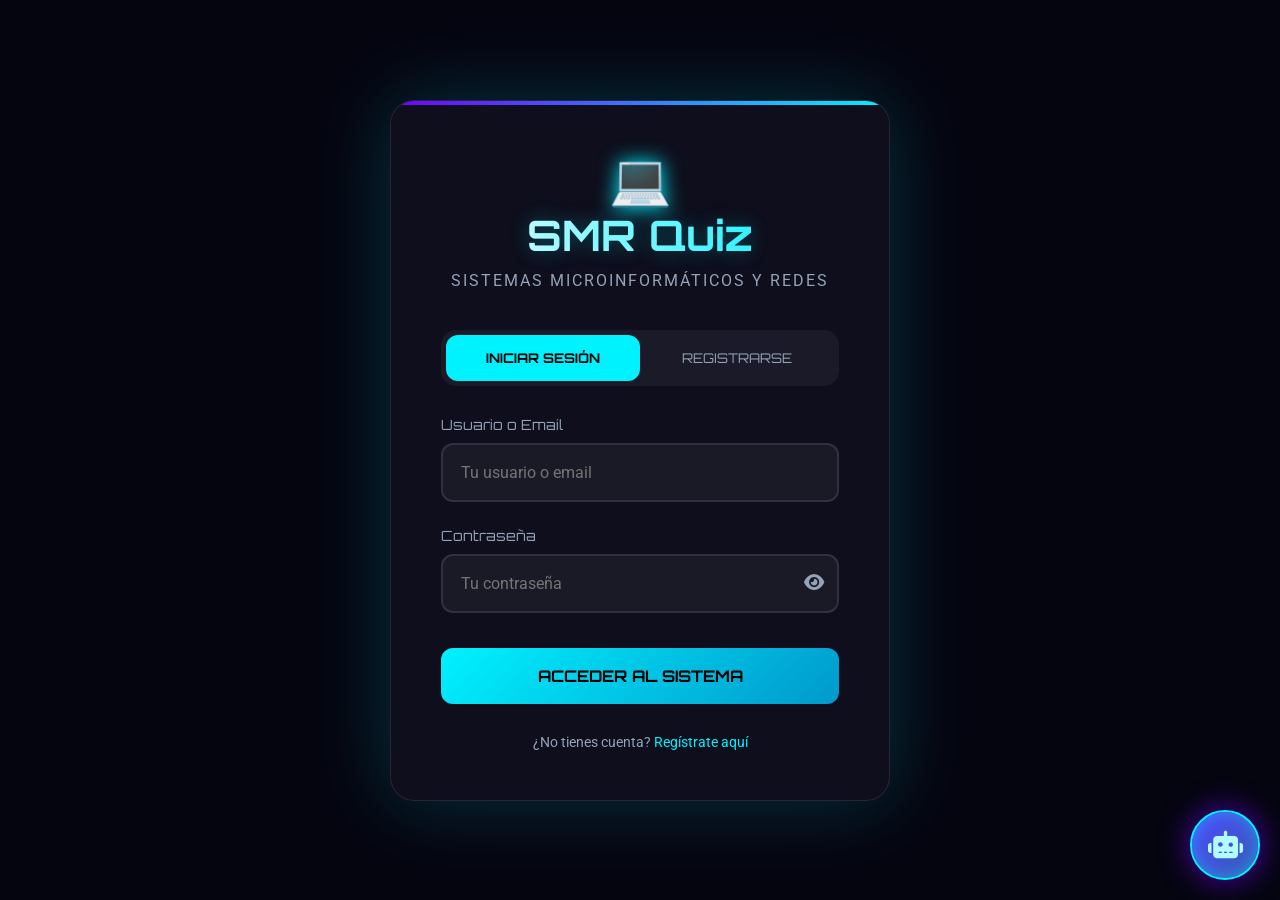
<file: index.html>
<!DOCTYPE html>
<html lang="es">

<head>
  <meta charset="UTF-8">
  <meta name="viewport" content="width=device-width, initial-scale=1.0">
  <title>SMR Quiz - Cyberpunk Edition</title>
  <meta name="description" content="Juego educativo cyberpunk sobre Sistemas Microinformáticos y Redes">
  <meta name="theme-color" content="#050510">
  <meta name="color-scheme" content="dark">
  
  <!-- Fuentes y estilos locales para GitHub Pages -->
  <link href="https://fonts.googleapis.com/css2?family=Orbitron:wght@400;700&family=Roboto:wght@300;400;700&display=swap" rel="stylesheet">
  <link rel="stylesheet" href="https://cdnjs.cloudflare.com/ajax/libs/font-awesome/6.4.0/css/all.min.css">

  <style>
    /* ===== TODOS LOS ESTILOS EXISTENTES SE MANTIENEN IGUAL ===== */
    :root {
      --primary: #00f2ff;
      --secondary: #7000ff;
      --success: #00ff9d;
      --danger: #ff0055;
      --warning: #ffcc00;
      --bg-dark: #050510;
      --card-bg: rgba(20, 20, 35, 0.6);
      --glass-border: 1px solid rgba(255, 255, 255, 0.1);
    }

    * {
      margin: 0;
      padding: 0;
      box-sizing: border-box;
      scrollbar-width: thin;
      scrollbar-color: var(--primary) var(--bg-dark);
    }

    body {
      font-family: 'Roboto', sans-serif;
      background-color: var(--bg-dark);
      color: #e2e8f0;
      min-height: 100vh;
      overflow-x: hidden;
      position: relative;
      font-size: 1rem;
      transition: font-size 0.3s ease;
    }

    /* --- FONDO MATRIX ANIMADO --- */
    .matrix-bg {
      position: fixed;
      top: 0;
      left: 0;
      width: 100%;
      height: 100%;
      background: #000;
      overflow: hidden;
      z-index: 0;
    }

    .matrix-bg::before {
      content: '';
      position: absolute;
      top: 0;
      left: 0;
      width: 100%;
      height: 100%;
      background:
        linear-gradient(to bottom, rgba(0, 242, 255, 0.1) 1px, transparent 1px),
        linear-gradient(to right, rgba(0, 242, 255, 0.1) 1px, transparent 1px);
      background-size: 60px 60px;
      animation: matrixGrid 20s linear infinite;
      z-index: 1;
    }

    @keyframes matrixGrid {
      0% {
        transform: translateY(0) translateX(0);
      }

      100% {
        transform: translateY(60px) translateX(60px);
      }
    }

    .matrix-rain {
      position: absolute;
      top: -50px;
      width: 2px;
      height: 50px;
      background: linear-gradient(to bottom, transparent, var(--primary), transparent);
      animation: rainFall 3s linear infinite;
      opacity: 0.7;
      filter: blur(0.5px);
    }

    @keyframes rainFall {
      0% {
        transform: translateY(-50px);
        opacity: 0;
      }

      10% {
        opacity: 0.8;
      }

      90% {
        opacity: 0.8;
      }

      100% {
        transform: translateY(100vh);
        opacity: 0;
      }
    }

    .container {
      max-width: 1400px;
      margin: 0 auto;
      padding: 40px 20px;
      position: relative;
      z-index: 10;
      display: flex;
      gap: 30px;
    }

    /* --- PANTALLA DE LOGIN --- */
    .login-container {
      position: fixed;
      top: 0;
      left: 0;
      width: 100%;
      height: 100%;
      background: var(--bg-dark);
      z-index: 1000;
      display: flex;
      justify-content: center;
      align-items: center;
      padding: 20px;
    }

    .login-box {
      background: rgba(16, 16, 30, 0.9);
      backdrop-filter: blur(20px);
      border-radius: 24px;
      padding: 50px;
      width: 100%;
      max-width: 500px;
      border: var(--glass-border);
      box-shadow: 0 0 80px rgba(0, 242, 255, 0.2);
      animation: fadeIn 0.8s ease;
      position: relative;
      overflow: hidden;
    }

    .login-box::before {
      content: '';
      position: absolute;
      top: 0;
      left: 0;
      width: 100%;
      height: 4px;
      background: linear-gradient(90deg, var(--secondary), var(--primary), var(--secondary));
      animation: gradientBorder 3s infinite linear;
      background-size: 200% 100%;
    }

    .login-logo {
      text-align: center;
      margin-bottom: 40px;
    }

    .login-logo h1 {
      font-family: 'Orbitron', sans-serif;
      font-size: 42px;
      background: linear-gradient(to right, #fff, var(--primary));
      -webkit-background-clip: text;
      -webkit-text-fill-color: transparent;
      text-shadow: 0 0 20px rgba(0, 242, 255, 0.3);
      margin-bottom: 10px;
    }

    .login-logo p {
      color: #94a3b8;
      font-size: 16px;
      letter-spacing: 2px;
      text-transform: uppercase;
    }

    .login-tabs {
      display: flex;
      margin-bottom: 30px;
      background: rgba(255, 255, 255, 0.05);
      border-radius: 15px;
      padding: 5px;
    }

    .login-tab {
      flex: 1;
      padding: 15px;
      background: transparent;
      border: none;
      color: #94a3b8;
      font-family: 'Orbitron', sans-serif;
      cursor: pointer;
      transition: all 0.3s ease;
      border-radius: 12px;
    }

    .login-tab.active {
      background: var(--primary);
      color: #000;
      font-weight: bold;
    }

    .login-form {
      display: none;
    }

    .login-form.active {
      display: block;
      animation: slideUp 0.5s ease;
    }

    @keyframes slideUp {
      from {
        opacity: 0;
        transform: translateY(20px);
      }

      to {
        opacity: 1;
        transform: translateY(0);
      }
    }

    .form-group {
      margin-bottom: 25px;
    }

    .form-label {
      display: block;
      margin-bottom: 10px;
      color: #94a3b8;
      font-size: 14px;
      font-family: 'Orbitron', sans-serif;
    }

    .form-input {
      width: 100%;
      padding: 18px;
      background: rgba(255, 255, 255, 0.05);
      border: 2px solid rgba(255, 255, 255, 0.1);
      border-radius: 12px;
      color: #fff;
      font-size: 16px;
      font-family: 'Roboto', sans-serif;
      transition: all 0.3s ease;
    }

    .form-input:focus {
      outline: none;
      border-color: var(--primary);
      box-shadow: 0 0 20px rgba(0, 242, 255, 0.2);
      background: rgba(255, 255, 255, 0.08);
    }

    .password-container {
      position: relative;
    }

    .toggle-password {
      position: absolute;
      right: 15px;
      top: 50%;
      transform: translateY(-50%);
      background: none;
      border: none;
      color: #94a3b8;
      cursor: pointer;
      font-size: 18px;
    }

    .form-error {
      color: var(--danger);
      font-size: 14px;
      margin-top: 8px;
      display: none;
    }

    .form-error.show {
      display: block;
      animation: fadeIn 0.3s ease;
    }

    .btn-login {
      width: 100%;
      padding: 18px;
      background: linear-gradient(135deg, var(--primary), #0099cc);
      border: none;
      border-radius: 12px;
      color: #000;
      font-family: 'Orbitron', sans-serif;
      font-weight: bold;
      font-size: 16px;
      cursor: pointer;
      transition: all 0.3s ease;
      margin-top: 10px;
    }

    .btn-login:hover {
      transform: translateY(-2px);
      box-shadow: 0 10px 25px rgba(0, 242, 255, 0.3);
      filter: brightness(1.1);
    }

    .login-footer {
      text-align: center;
      margin-top: 30px;
      color: #94a3b8;
      font-size: 14px;
    }

    .login-footer a {
      color: var(--primary);
      text-decoration: none;
      transition: all 0.3s ease;
    }

    .login-footer a:hover {
      text-decoration: underline;
    }

    /* --- NOTIFICACIONES --- */
    .notification {
      position: fixed;
      top: 20px;
      right: 20px;
      padding: 15px 20px;
      border-radius: 12px;
      color: #fff;
      font-family: 'Roboto', sans-serif;
      z-index: 10000;
      backdrop-filter: blur(10px);
      animation: slideInRight 0.3s ease;
      max-width: 350px;
      display: flex;
      align-items: center;
      gap: 10px;
    }

    @keyframes slideInRight {
      from {
        transform: translateX(100%);
        opacity: 0;
      }

      to {
        transform: translateX(0);
        opacity: 1;
      }
    }

    @keyframes slideOutRight {
      from {
        transform: translateX(0);
        opacity: 1;
      }

      to {
        transform: translateX(100%);
        opacity: 0;
      }
    }

    .notification.success {
      background: rgba(0, 255, 157, 0.1);
      border: 1px solid var(--success);
    }

    .notification.error {
      background: rgba(255, 0, 85, 0.1);
      border: 1px solid var(--danger);
    }

    .notification.info {
      background: rgba(0, 242, 255, 0.1);
      border: 1px solid var(--primary);
    }

    /* --- USUARIO ACTUAL --- */
    .current-user {
      display: flex;
      align-items: center;
      gap: 15px;
      background: rgba(255, 255, 255, 0.05);
      padding: 12px 20px;
      border-radius: 12px;
      margin-bottom: 25px;
      border: 1px solid rgba(255, 255, 255, 0.1);
    }

    .user-avatar {
      width: 45px;
      height: 45px;
      background: linear-gradient(135deg, var(--secondary), var(--primary));
      border-radius: 50%;
      display: flex;
      align-items: center;
      justify-content: center;
      font-size: 20px;
      font-weight: bold;
    }

    .user-info {
      flex: 1;
    }

    .user-name {
      color: #fff;
      font-weight: bold;
      font-family: 'Orbitron', sans-serif;
    }

    .user-level {
      color: var(--primary);
      font-size: 12px;
      font-family: 'Orbitron', sans-serif;
    }

    .btn-logout {
      padding: 8px 16px;
      background: rgba(255, 0, 85, 0.1);
      border: 1px solid rgba(255, 0, 85, 0.3);
      border-radius: 8px;
      color: var(--danger);
      font-family: 'Orbitron', sans-serif;
      font-size: 12px;
      cursor: pointer;
      transition: all 0.3s ease;
    }

    .btn-logout:hover {
      background: rgba(255, 0, 85, 0.2);
      transform: translateY(-2px);
    }

    /* --- SIDEBAR CON AVATAR --- */
    .sidebar {
      width: 300px;
      flex-shrink: 0;
      background: rgba(16, 16, 30, 0.8);
      backdrop-filter: blur(20px);
      border-radius: 24px;
      padding: 30px;
      border: var(--glass-border);
      box-shadow: 0 0 40px rgba(0, 242, 255, 0.1);
      height: fit-content;
      position: sticky;
      top: 40px;
    }

    .sidebar-title {
      font-family: 'Orbitron', sans-serif;
      font-size: 22px;
      color: var(--primary);
      margin-bottom: 25px;
      text-align: center;
      padding-bottom: 15px;
      border-bottom: 1px solid rgba(255, 255, 255, 0.1);
    }

    /* --- CONTENIDO PRINCIPAL --- */
    .main-content {
      flex: 1;
    }

    /* --- HEADER --- */
    .header {
      background: rgba(16, 16, 30, 0.8);
      backdrop-filter: blur(20px);
      border-radius: 24px;
      padding: 40px;
      margin-bottom: 40px;
      border: var(--glass-border);
      box-shadow: 0 0 40px rgba(0, 242, 255, 0.1);
      position: relative;
      overflow: hidden;
    }

    .header::after {
      content: '';
      position: absolute;
      top: 0;
      left: 0;
      width: 100%;
      height: 4px;
      background: linear-gradient(90deg, var(--secondary), var(--primary), var(--secondary));
      animation: gradientBorder 3s infinite linear;
      background-size: 200% 100%;
    }

    @keyframes gradientBorder {
      0% {
        background-position: 100% 0;
      }

      100% {
        background-position: -100% 0;
      }
    }

    h1 {
      font-family: 'Orbitron', sans-serif;
      font-size: 42px;
      background: linear-gradient(to right, #fff, var(--primary));
      -webkit-background-clip: text;
      -webkit-text-fill-color: transparent;
      text-shadow: 0 0 20px rgba(0, 242, 255, 0.3);
      margin-bottom: 5px;
    }

    .subtitle {
      color: #94a3b8;
      font-size: 16px;
      letter-spacing: 2px;
      text-transform: uppercase;
    }

    .header-content {
      display: flex;
      justify-content: space-between;
      align-items: center;
      flex-wrap: wrap;
      gap: 30px;
    }

    .logo-section {
      display: flex;
      align-items: center;
      gap: 20px;
    }

    .logo {
      font-size: 50px;
      filter: drop-shadow(0 0 10px var(--primary));
      animation: pulse 3s infinite ease-in-out;
    }

    @keyframes pulse {

      0%,
      100% {
        transform: scale(1);
        opacity: 1;
      }

      50% {
        transform: scale(1.1);
        opacity: 0.8;
      }
    }

    .stats-section {
      display: flex;
      gap: 15px;
      flex-wrap: wrap;
    }

    .stat-box {
      background: rgba(255, 255, 255, 0.03);
      padding: 15px 25px;
      border-radius: 16px;
      text-align: center;
      border: 1px solid rgba(255, 255, 255, 0.05);
      transition: transform 0.3s ease;
    }

    .stat-box:hover {
      transform: translateY(-5px);
      background: rgba(255, 255, 255, 0.06);
      border-color: var(--primary);
    }

    .stat-label {
      font-family: 'Orbitron', sans-serif;
      font-size: 10px;
      color: #94a3b8;
      letter-spacing: 1px;
      margin-bottom: 5px;
    }

    .stat-value {
      font-family: 'Orbitron', sans-serif;
      font-size: 24px;
      font-weight: bold;
      color: #fff;
      text-shadow: 0 0 10px rgba(255, 255, 255, 0.3);
    }

    /* --- MENÚ DE NAVEGACIÓN --- */
    .nav-menu {
      display: flex;
      justify-content: center;
      gap: 20px;
      margin-bottom: 50px;
      background: rgba(20, 20, 35, 0.5);
      padding: 15px;
      border-radius: 50px;
      width: fit-content;
      margin-left: auto;
      margin-right: auto;
      backdrop-filter: blur(10px);
      border: 1px solid rgba(255, 255, 255, 0.05);
    }

    .nav-tab {
      padding: 15px 35px;
      background: transparent;
      border: none;
      border-radius: 40px;
      color: #94a3b8;
      font-family: 'Orbitron', sans-serif;
      font-size: 15px;
      cursor: pointer;
      transition: all 0.4s ease;
      display: flex;
      align-items: center;
      gap: 10px;
    }

    .nav-tab:hover {
      color: #fff;
      background: rgba(255, 255, 255, 0.05);
    }

    .nav-tab.active {
      background: var(--primary);
      color: #000;
      font-weight: bold;
      box-shadow: 0 0 20px rgba(0, 242, 255, 0.4);
    }

    .nav-icon {
      font-size: 18px;
    }

    /* --- SECCIÓN DE NIVELES --- */
    .levels-section {
      display: none;
    }

    .levels-section.active {
      display: block;
      animation: fadeIn 0.5s ease;
    }

    .levels-section .year-tabs {
      display: flex;
      justify-content: center;
      gap: 20px;
      margin-bottom: 40px;
      background: rgba(20, 20, 35, 0.5);
      padding: 10px;
      border-radius: 50px;
      width: fit-content;
      margin-left: auto;
      margin-right: auto;
      backdrop-filter: blur(10px);
      border: 1px solid rgba(255, 255, 255, 0.05);
    }

    .levels-section .year-tab {
      padding: 12px 30px;
      background: transparent;
      border: none;
      border-radius: 40px;
      color: #94a3b8;
      font-family: 'Orbitron', sans-serif;
      font-size: 14px;
      cursor: pointer;
      transition: all 0.4s ease;
    }

    .levels-section .year-tab:hover {
      color: #fff;
      background: rgba(255, 255, 255, 0.05);
    }

    .levels-section .year-tab.active {
      background: var(--primary);
      color: #000;
      font-weight: bold;
      box-shadow: 0 0 20px rgba(0, 242, 255, 0.4);
    }

    .subject-section {
      margin-bottom: 50px;
      background: rgba(16, 16, 30, 0.6);
      border-radius: 20px;
      padding: 30px;
      border: var(--glass-border);
    }

    .subject-header {
      display: flex;
      align-items: center;
      gap: 20px;
      margin-bottom: 30px;
      padding-bottom: 20px;
      border-bottom: 1px solid rgba(255, 255, 255, 0.1);
    }

    .subject-icon {
      font-size: 50px;
      width: 80px;
      height: 80px;
      display: flex;
      align-items: center;
      justify-content: center;
      background: rgba(255, 255, 255, 0.05);
      border-radius: 50%;
    }

    .subject-title {
      font-family: 'Orbitron', sans-serif;
      font-size: 28px;
      color: #fff;
    }

    .subject-description {
      color: #94a3b8;
      font-size: 16px;
      margin-top: 5px;
    }

    .levels-container {
      display: grid;
      grid-template-columns: repeat(auto-fit, minmax(320px, 1fr));
      gap: 25px;
    }

    .level-card {
      background: var(--card-bg);
      border-radius: 20px;
      padding: 25px;
      border: var(--glass-border);
      backdrop-filter: blur(10px);
      transition: all 0.4s cubic-bezier(0.175, 0.885, 0.32, 1.275);
      position: relative;
      overflow: hidden;
    }

    .level-card:hover {
      transform: translateY(-10px) scale(1.02);
      border-color: var(--primary);
      box-shadow: 0 20px 40px rgba(0, 0, 0, 0.4), 0 0 20px rgba(0, 242, 255, 0.1);
    }

    .level-card.locked {
      opacity: 0.6;
      filter: grayscale(0.8);
      cursor: not-allowed;
    }

    .level-card.locked:hover {
      transform: none;
      box-shadow: none;
      border-color: var(--glass-border);
    }

    .level-card.locked .btn-play {
      cursor: not-allowed;
      opacity: 0.7;
    }

    .level-header {
      display: flex;
      justify-content: space-between;
      align-items: center;
      margin-bottom: 20px;
    }

    .level-icon {
      font-size: 40px;
      background: rgba(255, 255, 255, 0.05);
      width: 70px;
      height: 70px;
      display: flex;
      align-items: center;
      justify-content: center;
      border-radius: 50%;
      box-shadow: 0 0 15px rgba(0, 0, 0, 0.5);
    }

    .level-title {
      font-family: 'Orbitron', sans-serif;
      font-size: 22px;
      color: #fff;
      margin-bottom: 10px;
    }

    .level-description {
      color: #94a3b8;
      font-size: 14px;
      line-height: 1.6;
      margin-bottom: 25px;
      min-height: 45px;
    }

    .level-info {
      display: flex;
      justify-content: space-between;
      align-items: center;
      padding-top: 20px;
      border-top: 1px solid rgba(255, 255, 255, 0.1);
      font-size: 13px;
    }

    .level-cost {
      padding: 5px 12px;
      border-radius: 12px;
      font-weight: bold;
      font-family: 'Orbitron', sans-serif;
    }

    .level-unlocked {
      color: var(--success);
      text-shadow: 0 0 10px rgba(0, 255, 157, 0.3);
    }

    /* --- SECCIÓN DE MINIJUEGOS --- */
    .minigames-section {
      background: var(--card-bg);
      border-radius: 20px;
      padding: 40px;
      margin-bottom: 40px;
      border: var(--glass-border);
      backdrop-filter: blur(10px);
      display: none;
    }

    .minigames-section.active {
      display: block;
      animation: fadeIn 0.5s ease;
    }

    .minigames-header {
      text-align: center;
      margin-bottom: 40px;
    }

    .minigames-title {
      font-family: 'Orbitron', sans-serif;
      font-size: 36px;
      background: linear-gradient(to right, var(--secondary), var(--primary));
      -webkit-background-clip: text;
      -webkit-text-fill-color: transparent;
      margin-bottom: 10px;
      text-shadow: 0 0 20px rgba(112, 0, 255, 0.3);
    }

    .minigames-subtitle {
      color: #94a3b8;
      font-size: 18px;
      margin-bottom: 20px;
    }

    .minigames-grid {
      display: grid;
      grid-template-columns: repeat(auto-fit, minmax(350px, 1fr));
      gap: 30px;
    }

    .minigame-card {
      background: rgba(255, 255, 255, 0.05);
      border-radius: 20px;
      padding: 30px;
      border: 2px solid rgba(112, 0, 255, 0.2);
      transition: all 0.4s cubic-bezier(0.175, 0.885, 0.32, 1.275);
      cursor: pointer;
      text-align: center;
      position: relative;
      overflow: hidden;
    }

    .minigame-card::before {
      content: '';
      position: absolute;
      top: 0;
      left: 0;
      width: 100%;
      height: 100%;
      background: linear-gradient(135deg, rgba(112, 0, 255, 0.1), rgba(0, 242, 255, 0.1));
      z-index: 1;
      opacity: 0;
      transition: opacity 0.4s ease;
    }

    .minigame-card:hover {
      transform: translateY(-10px) scale(1.02);
      border-color: var(--secondary);
      box-shadow: 0 20px 40px rgba(0, 0, 0, 0.4), 0 0 30px rgba(112, 0, 255, 0.3);
    }

    .minigame-card:hover::before {
      opacity: 1;
    }

    .minigame-card-content {
      position: relative;
      z-index: 2;
    }

    .minigame-icon {
      font-size: 60px;
      margin-bottom: 20px;
      filter: drop-shadow(0 0 10px var(--secondary));
      animation: float 3s ease-in-out infinite;
    }

    @keyframes float {

      0%,
      100% {
        transform: translateY(0);
      }

      50% {
        transform: translateY(-10px);
      }
    }

    .minigame-title {
      font-family: 'Orbitron', sans-serif;
      font-size: 24px;
      color: #fff;
      margin-bottom: 15px;
    }

    .minigame-description {
      color: #94a3b8;
      font-size: 15px;
      line-height: 1.6;
      margin-bottom: 20px;
    }

    .minigame-features {
      background: rgba(0, 0, 0, 0.3);
      border-radius: 12px;
      padding: 15px;
      margin-bottom: 20px;
      text-align: left;
    }

    .minigame-feature {
      display: flex;
      align-items: center;
      gap: 10px;
      margin-bottom: 8px;
      font-size: 14px;
      color: #94a3b8;
    }

    .minigame-feature i {
      color: var(--secondary);
    }

    .minigame-reward {
      display: inline-block;
      padding: 10px 20px;
      background: linear-gradient(135deg, var(--secondary), #4c1d95);
      border-radius: 20px;
      font-family: 'Orbitron', sans-serif;
      font-weight: bold;
      color: white;
      margin-bottom: 20px;
      font-size: 16px;
    }

    .minigame-play-btn {
      padding: 12px 30px;
      background: linear-gradient(135deg, var(--secondary), var(--primary));
      border: none;
      border-radius: 12px;
      color: white;
      font-family: 'Orbitron', sans-serif;
      font-weight: bold;
      cursor: pointer;
      transition: all 0.3s ease;
      width: 100%;
      font-size: 16px;
    }

    .minigame-play-btn:hover {
      transform: translateY(-2px);
      box-shadow: 0 10px 20px rgba(112, 0, 255, 0.3);
      filter: brightness(1.1);
    }

    /* --- AVATAR EN SIDEBAR --- */
    .avatar-container {
      position: relative;
      width: 200px;
      height: 200px;
      margin: 0 auto 30px;
      background: radial-gradient(circle at center, rgba(112, 0, 255, 0.2) 0%, transparent 70%);
      border-radius: 50%;
    }

    .avatar-base {
      width: 100%;
      height: 100%;
      position: relative;
    }

    .avatar-part {
      position: absolute;
      font-size: 60px;
    }

    .avatar-body {
      bottom: 20px;
      left: 50%;
      transform: translateX(-50%);
    }

    .avatar-head {
      top: 10px;
      left: 50%;
      transform: translateX(-50%);
    }

    .avatar-accessory {
      position: absolute;
      font-size: 40px;
    }

    .avatar-hat {
      top: -10px;
      left: 50%;
      transform: translateX(-50%);
    }

    .avatar-glasses {
      top: 30px;
      left: 50%;
      transform: translateX(-50%);
    }

    .avatar-item {
      right: 10px;
      top: 50%;
      transform: translateY(-50%);
    }

    .avatar-stats {
      background: rgba(255, 255, 255, 0.03);
      border-radius: 15px;
      padding: 20px;
      margin-bottom: 25px;
      border: 1px solid rgba(255, 255, 255, 0.05);
    }

    .avatar-stat {
      display: flex;
      justify-content: space-between;
      margin-bottom: 10px;
      font-size: 14px;
    }

    .avatar-stat-label {
      color: #94a3b8;
    }

    .avatar-stat-value {
      color: #fff;
      font-family: 'Orbitron', sans-serif;
      font-weight: bold;
    }

    .shop-preview {
      margin-top: 25px;
    }

    .shop-preview-title {
      font-family: 'Orbitron', sans-serif;
      color: var(--secondary);
      margin-bottom: 15px;
      font-size: 16px;
    }

    .shop-items-preview {
      display: grid;
      grid-template-columns: repeat(3, 1fr);
      gap: 10px;
      margin-bottom: 20px;
    }

    .shop-item-preview {
      background: rgba(255, 255, 255, 0.05);
      border-radius: 10px;
      padding: 10px;
      text-align: center;
      cursor: pointer;
      transition: all 0.3s ease;
      font-size: 20px;
    }

    .shop-item-preview:hover {
      background: rgba(255, 255, 255, 0.1);
      transform: scale(1.1);
    }

    .shop-item-preview.owned {
      border: 2px solid var(--success);
    }

    .btn-customize {
      width: 100%;
      padding: 12px;
      background: linear-gradient(135deg, var(--secondary), #4c1d95);
      border: none;
      border-radius: 12px;
      color: white;
      font-family: 'Orbitron', sans-serif;
      font-weight: bold;
      cursor: pointer;
      transition: all 0.3s ease;
    }

    .btn-customize:hover {
      transform: translateY(-2px);
      box-shadow: 0 10px 20px rgba(112, 0, 255, 0.3);
    }

    /* --- QUIZ PRINCIPAL --- */
    .quiz-container {
      background: rgba(15, 23, 42, 0.95);
      border-radius: 24px;
      padding: 50px;
      border: 1px solid var(--primary);
      box-shadow: 0 0 100px rgba(0, 242, 255, 0.1);
      display: none;
      max-width: 900px;
      margin: 0 auto;
    }

    .quiz-container.active {
      display: block;
      animation: fadeIn 0.5s ease;
    }

    @keyframes fadeIn {
      from {
        opacity: 0;
        transform: translateY(20px);
      }

      to {
        opacity: 1;
        transform: translateY(0);
      }
    }

    .question-box {
      background: rgba(255, 255, 255, 0.03);
      padding: 40px;
      border-radius: 20px;
      margin-bottom: 30px;
      border-left: 5px solid var(--primary);
      box-shadow: inset 0 0 20px rgba(0, 0, 0, 0.5);
    }

    .question-text {
      font-size: 24px;
      color: #fff;
      line-height: 1.5;
      margin-bottom: 30px;
      font-weight: 300;
    }

    .answer-input {
      width: 100%;
      padding: 20px;
      font-size: 18px;
      background: rgba(0, 0, 0, 0.3);
      border: 2px solid #334155;
      border-radius: 12px;
      color: var(--primary);
      font-family: 'Roboto', monospace;
      transition: all 0.3s ease;
    }

    .answer-input:focus {
      outline: none;
      border-color: var(--primary);
      box-shadow: 0 0 30px rgba(0, 242, 255, 0.2);
      background: rgba(0, 0, 0, 0.5);
    }

    .quiz-header {
      display: flex;
      justify-content: space-between;
      align-items: center;
      margin-bottom: 40px;
      padding-bottom: 20px;
      border-bottom: 1px solid rgba(255, 255, 255, 0.1);
    }

    .question-counter {
      font-family: 'Orbitron', sans-serif;
      color: var(--primary);
      font-size: 20px;
    }

    .quiz-score {
      font-family: 'Orbitron', sans-serif;
      color: var(--warning);
      font-size: 24px;
    }

    .timer-container {
      display: flex;
      align-items: center;
      gap: 15px;
      margin-bottom: 20px;
      padding: 15px 25px;
      background: rgba(0, 0, 0, 0.3);
      border-radius: 12px;
      border: 1px solid rgba(255, 255, 255, 0.1);
    }

    .timer-icon {
      font-size: 24px;
      color: var(--warning);
    }

    .timer-text {
      font-family: 'Orbitron', sans-serif;
      font-size: 16px;
      color: #94a3b8;
    }

    .timer-display {
      font-family: 'Orbitron', sans-serif;
      font-size: 28px;
      font-weight: bold;
      color: var(--primary);
      min-width: 60px;
      text-align: center;
      text-shadow: 0 0 10px rgba(0, 242, 255, 0.5);
    }

    .timer-bar {
      flex: 1;
      height: 8px;
      background: rgba(255, 255, 255, 0.1);
      border-radius: 4px;
      overflow: hidden;
    }

    .timer-progress {
      height: 100%;
      background: linear-gradient(90deg, var(--success), var(--primary));
      width: 100%;
      border-radius: 4px;
      transition: width 1s linear;
    }

    .timer-warning .timer-display {
      color: var(--warning);
      animation: pulseWarning 1s infinite;
    }

    .timer-danger .timer-display {
      color: var(--danger);
      animation: pulseDanger 0.5s infinite;
    }

    @keyframes pulseWarning {

      0%,
      100% {
        opacity: 1;
      }

      50% {
        opacity: 0.7;
      }
    }

    @keyframes pulseDanger {

      0%,
      100% {
        opacity: 1;
      }

      50% {
        opacity: 0.5;
      }
    }

    .feedback {
      padding: 20px;
      border-radius: 12px;
      margin-top: 20px;
      font-weight: bold;
      text-align: center;
      display: none;
      animation: slideUp 0.3s ease;
    }

    @keyframes slideUp {
      from {
        transform: translateY(10px);
        opacity: 0;
      }

      to {
        transform: translateY(0);
        opacity: 1;
      }
    }

    .feedback.correct {
      background: rgba(0, 255, 157, 0.1);
      border: 1px solid var(--success);
      color: var(--success);
      box-shadow: 0 0 20px rgba(0, 255, 157, 0.2);
    }

    .feedback.show {
      display: block;
    }

    .feedback.incorrect {
      background: rgba(255, 0, 85, 0.1);
      border: 1px solid var(--danger);
      color: var(--danger);
      box-shadow: 0 0 20px rgba(255, 0, 85, 0.2);
    }

    .feedback.timeout {
      background: rgba(255, 0, 85, 0.2);
      border: 1px solid var(--danger);
      color: var(--danger);
      box-shadow: 0 0 20px rgba(255, 0, 85, 0.3);
    }

    /* --- MINIJUEGO DE ENSAMBLAJE --- */
    .assembly-game {
      background: rgba(15, 23, 42, 0.95);
      border-radius: 24px;
      padding: 40px;
      border: 1px solid var(--primary);
      box-shadow: 0 0 100px rgba(0, 242, 255, 0.1);
      display: none;
      max-width: 1000px;
      margin: 0 auto;
    }

    .assembly-game.active {
      display: block;
      animation: fadeIn 0.5s ease;
    }

    .assembly-header {
      text-align: center;
      margin-bottom: 30px;
    }

    .assembly-title {
      font-family: 'Orbitron', sans-serif;
      font-size: 36px;
      background: linear-gradient(to right, #fff, var(--primary));
      -webkit-background-clip: text;
      -webkit-text-fill-color: transparent;
      margin-bottom: 10px;
    }

    .assembly-subtitle {
      color: #94a3b8;
      font-size: 18px;
      margin-bottom: 20px;
    }

    .assembly-stats {
      display: flex;
      justify-content: space-between;
      background: rgba(0, 0, 0, 0.3);
      padding: 15px 25px;
      border-radius: 12px;
      margin-bottom: 20px;
      border: 1px solid rgba(255, 255, 255, 0.1);
    }

    .assembly-stat {
      text-align: center;
    }

    .assembly-stat-label {
      font-family: 'Orbitron', sans-serif;
      font-size: 12px;
      color: #94a3b8;
      margin-bottom: 5px;
    }

    .assembly-stat-value {
      font-family: 'Orbitron', sans-serif;
      font-size: 24px;
      color: #fff;
    }

    .assembly-content {
      display: grid;
      grid-template-columns: 1fr 1fr;
      gap: 30px;
      margin-bottom: 30px;
    }

    @media (max-width: 768px) {
      .assembly-content {
        grid-template-columns: 1fr;
      }
    }

    .assembly-image-container {
      background: rgba(0, 0, 0, 0.3);
      border-radius: 15px;
      padding: 20px;
      display: flex;
      flex-direction: column;
      align-items: center;
      justify-content: center;
      min-height: 300px;
      border: 2px dashed rgba(255, 255, 255, 0.1);
    }

    .assembly-icon {
      font-size: 120px;
      margin-bottom: 20px;
      filter: drop-shadow(0 0 15px var(--primary));
    }

    .assembly-image-title {
      font-family: 'Orbitron', sans-serif;
      font-size: 18px;
      color: var(--primary);
      text-align: center;
      margin-bottom: 10px;
    }

    .assembly-image-description {
      color: #94a3b8;
      font-size: 14px;
      text-align: center;
      line-height: 1.4;
    }

    .assembly-options {
      display: flex;
      flex-direction: column;
      gap: 15px;
    }

    .assembly-option {
      background: rgba(255, 255, 255, 0.05);
      border: 2px solid rgba(255, 255, 255, 0.1);
      border-radius: 12px;
      padding: 20px;
      cursor: pointer;
      transition: all 0.3s ease;
      font-size: 18px;
      text-align: left;
      display: flex;
      align-items: center;
      gap: 15px;
    }

    .assembly-option:hover {
      background: rgba(255, 255, 255, 0.1);
      border-color: var(--primary);
      transform: translateY(-2px);
    }

    .assembly-option.selected {
      background: rgba(0, 242, 255, 0.1);
      border-color: var(--primary);
      box-shadow: 0 0 20px rgba(0, 242, 255, 0.3);
    }

    .assembly-option.correct {
      background: rgba(0, 255, 157, 0.1);
      border-color: var(--success);
      box-shadow: 0 0 20px rgba(0, 255, 157, 0.3);
    }

    .assembly-option.incorrect {
      background: rgba(255, 0, 85, 0.1);
      border-color: var(--danger);
      box-shadow: 0 0 20px rgba(255, 0, 85, 0.3);
    }

    .assembly-option-icon {
      font-size: 24px;
      min-width: 40px;
      text-align: center;
    }

    .assembly-feedback {
      padding: 20px;
      margin-top: 20px;
      border-radius: 12px;
      font-size: 18px;
      display: none;
      animation: fadeIn 0.5s ease;
    }

    .assembly-feedback.show {
      display: block;
    }

    .assembly-feedback.correct {
      background: rgba(0, 255, 157, 0.1);
      border: 2px solid var(--success);
      color: var(--success);
    }

    .assembly-feedback.incorrect {
      background: rgba(255, 0, 85, 0.1);
      border: 2px solid var(--danger);
      color: var(--danger);
    }

    .explanation-box {
      background: rgba(0, 0, 0, 0.3);
      border-radius: 12px;
      padding: 20px;
      margin-top: 15px;
      border-left: 4px solid var(--warning);
    }

    .explanation-title {
      font-family: 'Orbitron', sans-serif;
      font-size: 16px;
      color: var(--warning);
      margin-bottom: 10px;
      display: flex;
      align-items: center;
      gap: 10px;
    }

    .explanation-text {
      color: #94a3b8;
      font-size: 15px;
      line-height: 1.5;
    }

    .assembly-controls {
      display: flex;
      justify-content: center;
      gap: 20px;
      margin-top: 30px;
    }

    .progress-bar {
      width: 100%;
      height: 10px;
      background: rgba(255, 255, 255, 0.1);
      border-radius: 5px;
      margin: 20px 0;
      overflow: hidden;
    }

    .progress {
      height: 100%;
      background: linear-gradient(90deg, var(--primary), var(--success));
      border-radius: 5px;
      transition: width 0.5s ease;
      width: 0%;
    }

    .category-tag {
      display: inline-block;
      padding: 5px 15px;
      background: rgba(112, 0, 255, 0.2);
      color: var(--secondary);
      border-radius: 20px;
      font-family: 'Orbitron', sans-serif;
      font-size: 12px;
      margin-bottom: 10px;
    }

    .hint {
      text-align: center;
      color: #94a3b8;
      font-style: italic;
      margin: 15px 0;
      padding: 10px;
      background: rgba(255, 255, 255, 0.03);
      border-radius: 8px;
      border-left: 3px solid var(--warning);
    }

    /* --- ESTILOS PARA JUEGO DE CABLEADO --- */
    .cable-container {
      display: flex;
      flex-direction: column;
      gap: 30px;
      margin-top: 20px;
    }

    .cable-tools {
      display: grid;
      grid-template-columns: 1fr 1fr;
      gap: 30px;
    }

    @media (max-width: 768px) {
      .cable-tools {
        grid-template-columns: 1fr;
      }
    }

    .cable-palette {
      background: rgba(0, 0, 0, 0.3);
      border-radius: 15px;
      padding: 20px;
      border: 2px dashed rgba(255, 255, 255, 0.1);
      display: grid;
      grid-template-columns: repeat(2, 1fr);
      gap: 15px;
    }

    .cable-item {
      padding: 15px;
      border-radius: 10px;
      cursor: move;
      user-select: none;
      transition: all 0.3s ease;
      border: 2px solid transparent;
      text-align: center;
      font-weight: bold;
      color: #000;
      display: flex;
      flex-direction: column;
      align-items: center;
      justify-content: center;
      min-height: 70px;
    }

    .cable-item:hover {
      transform: translateY(-3px);
      box-shadow: 0 5px 15px rgba(0, 0, 0, 0.3);
    }

    .cable-item.dragging {
      opacity: 0.5;
      transform: scale(1.05);
    }

    .cable-connector {
      background: rgba(0, 0, 0, 0.3);
      border-radius: 15px;
      padding: 30px;
      display: flex;
      justify-content: center;
      align-items: center;
    }

    .rj45-connector {
      background: #2d2d2d;
      border-radius: 10px;
      padding: 25px;
      border: 3px solid #555;
      display: grid;
      grid-template-columns: repeat(8, 1fr);
      gap: 10px;
      width: 100%;
      max-width: 500px;
    }

    .cable-slot {
      background: #1a1a1a;
      border: 2px solid #444;
      border-radius: 5px;
      min-height: 80px;
      display: flex;
      flex-direction: column;
      align-items: center;
      justify-content: center;
      transition: all 0.3s ease;
      position: relative;
    }

    .cable-slot.drag-over {
      background: rgba(0, 242, 255, 0.2);
      border-color: var(--primary);
    }

    .slot-number {
      position: absolute;
      top: -25px;
      color: #94a3b8;
      font-size: 12px;
      font-family: 'Orbitron', sans-serif;
    }

    .cable-controls {
      display: flex;
      justify-content: center;
      gap: 20px;
      margin-top: 30px;
    }

    .cable-info {
      background: rgba(0, 0, 0, 0.3);
      border-radius: 12px;
      padding: 20px;
      margin-top: 30px;
      border-left: 4px solid var(--secondary);
    }

    .cable-info p {
      margin: 5px 0;
      color: #94a3b8;
    }

    .cable-info strong {
      color: var(--primary);
    }

    /* --- BOTONES --- */
    .btn {
      padding: 14px 30px;
      border: none;
      border-radius: 12px;
      font-size: 16px;
      font-weight: bold;
      cursor: pointer;
      transition: all 0.3s ease;
      font-family: 'Orbitron', sans-serif;
      text-transform: uppercase;
      letter-spacing: 1px;
      position: relative;
      overflow: hidden;
    }

    .btn-play {
      background: linear-gradient(135deg, var(--success), #059669);
      color: #000;
      width: 100%;
      margin-top: 20px;
      box-shadow: 0 4px 15px rgba(0, 255, 157, 0.3);
    }

    .btn-play:hover {
      transform: translateY(-2px);
      box-shadow: 0 0 25px rgba(0, 255, 157, 0.5);
      filter: brightness(1.1);
    }

    .btn-play:disabled {
      background: #334155;
      color: #64748b;
      box-shadow: none;
      cursor: not-allowed;
      transform: none;
    }

    .btn-group {
      display: flex;
      gap: 20px;
      margin-top: 30px;
    }

    .btn-submit {
      background: linear-gradient(135deg, var(--primary), #0099cc);
      color: #000;
      flex: 2;
    }

    .btn-back {
      background: rgba(255, 255, 255, 0.1);
      color: #fff;
      flex: 1;
      border: 1px solid rgba(255, 255, 255, 0.1);
    }

    .btn-back:hover {
      background: rgba(255, 255, 255, 0.2);
    }

    .btn-next {
      background: linear-gradient(135deg, var(--success), #059669);
      color: #000;
      flex: 2;
      display: none;
    }

    .btn-next.show {
      display: block;
    }

    /* --- PANTALLA DE COMPLETACIÓN --- */
    .completion-screen {
      text-align: center;
      padding: 20px;
      display: none;
    }

    .completion-screen.show {
      display: block;
    }

    .completion-icon {
      font-size: 80px;
      margin-bottom: 20px;
      animation: bounce 2s infinite;
    }

    @keyframes bounce {

      0%,
      100% {
        transform: translateY(0);
      }

      50% {
        transform: translateY(-20px);
      }
    }

    .completion-title {
      color: var(--success);
      font-family: 'Orbitron', sans-serif;
      margin-bottom: 20px;
    }

    .completion-stats {
      background: rgba(255, 255, 255, 0.05);
      padding: 30px;
      border-radius: 15px;
      margin: 30px 0;
      border: 1px solid var(--success);
    }

    .completion-stat {
      margin: 15px 0;
      font-size: 18px;
      color: #94a3b8;
    }

    .completion-stat strong {
      color: #fff;
      font-size: 22px;
      margin-left: 10px;
      font-family: 'Orbitron';
    }

    /* --- TIENDA DE AVATAR --- */
    .shop-container {
      display: grid;
      grid-template-columns: repeat(auto-fit, minmax(180px, 1fr));
      gap: 20px;
    }

    .shop-item {
      background: rgba(255, 255, 255, 0.05);
      border: 1px solid rgba(255, 255, 255, 0.1);
      border-radius: 15px;
      padding: 20px;
      text-align: center;
      cursor: pointer;
      transition: all 0.3s ease;
    }

    .shop-item:hover {
      border-color: var(--secondary);
      background: rgba(112, 0, 255, 0.1);
      transform: translateY(-5px);
    }

    .shop-item.owned {
      border-color: var(--success);
      background: rgba(0, 255, 157, 0.05);
    }

    .shop-item-icon {
      font-size: 50px;
      margin-bottom: 15px;
    }

    .shop-item-name {
      color: #fff;
      font-weight: bold;
      margin-bottom: 10px;
      font-size: 14px;
    }

    .shop-item-cost {
      color: var(--secondary);
      font-family: 'Orbitron', sans-serif;
      font-weight: bold;
    }

    .avatar-customizer {
      display: flex;
      gap: 30px;
      flex-wrap: wrap;
    }

    .coins-display {
      font-family: 'Orbitron';
      background: linear-gradient(135deg, var(--secondary), #4c1d95);
      padding: 10px 20px;
      border-radius: 20px;
      display: inline-block;
      font-weight: bold;
    }

    /* --- MODAL DE MINIJUEGOS --- */
    .modal {
      display: none;
      position: fixed;
      top: 0;
      left: 0;
      width: 100%;
      height: 100%;
      background: rgba(5, 5, 16, 0.9);
      z-index: 1000;
      align-items: center;
      justify-content: center;
      backdrop-filter: blur(10px);
    }

    .modal.show {
      display: flex;
    }

    .modal-content {
      background: #0f172a;
      border: 1px solid var(--secondary);
      box-shadow: 0 0 50px rgba(112, 0, 255, 0.4);
      border-radius: 24px;
      padding: 40px;
      max-width: 800px;
      width: 90%;
      max-height: 90vh;
      overflow-y: auto;
    }

    .modal-title {
      color: var(--secondary);
      font-family: 'Orbitron';
      text-align: center;
      margin-bottom: 20px;
    }

    .countdown {
      font-size: 60px;
      color: var(--warning);
      text-align: center;
      font-family: 'Orbitron';
      margin: 20px 0;
      text-shadow: 0 0 20px rgba(255, 204, 0, 0.5);
    }

    .minigame-question {
      background: rgba(255, 255, 255, 0.05);
      padding: 25px;
      border-radius: 15px;
      border-left: 4px solid var(--secondary);
      margin-bottom: 20px;
    }

    .minigame-options {
      display: grid;
      gap: 15px;
      margin-top: 20px;
    }

    .minigame-option {
      background: rgba(255, 255, 255, 0.05);
      border: 1px solid rgba(255, 255, 255, 0.1);
      padding: 15px;
      border-radius: 10px;
      color: #e2e8f0;
      cursor: pointer;
      transition: all 0.3s ease;
    }

    .minigame-option:hover {
      background: rgba(255, 255, 255, 0.1);
      border-color: var(--secondary);
    }

    .minigame-option.selected {
      background: rgba(112, 0, 255, 0.3);
      border-color: var(--secondary);
    }

    .minigame-option.correct {
      background: rgba(0, 255, 157, 0.2);
      border-color: var(--success);
    }

    .minigame-option.incorrect {
      background: rgba(255, 0, 85, 0.2);
      border-color: var(--danger);
    }

    /* --- RESPONSIVE --- */
    @media (max-width: 1024px) {
      .container {
        flex-direction: column;
      }

      .sidebar {
        width: 100%;
        position: static;
        margin-bottom: 30px;
      }
    }

    @media (max-width: 768px) {
      .header {
        padding: 20px;
      }

      .header-content {
        flex-direction: column;
        text-align: center;
      }

      .stats-section {
        justify-content: center;
      }

      .nav-menu {
        width: 100%;
        flex-wrap: wrap;
        border-radius: 20px;
      }

      .nav-tab {
        width: 100%;
        text-align: center;
        justify-content: center;
      }

      .minigames-grid {
        grid-template-columns: 1fr;
      }

      .levels-container {
        grid-template-columns: 1fr;
      }

      .levels-section .year-tabs {
        width: 100%;
        flex-wrap: wrap;
        border-radius: 20px;
      }

      .levels-section .year-tab {
        width: 100%;
        text-align: center;
      }

      .btn-group {
        flex-direction: column;
      }

      .timer-container {
        flex-direction: column;
        align-items: flex-start;
      }

      .timer-display {
        font-size: 22px;
      }

      .assembly-option {
        font-size: 16px;
        padding: 15px;
      }

      .shop-items-preview {
        grid-template-columns: repeat(3, 1fr);
      }

      .subject-header {
        flex-direction: column;
        text-align: center;
      }
    }

    @media (max-width: 480px) {
      .header {
        padding: 15px;
      }

      h1 {
        font-size: 32px;
      }

      .stat-box {
        padding: 10px 15px;
      }

      .stat-value {
        font-size: 18px;
      }

      .nav-tab {
        padding: 12px 20px;
        font-size: 14px;
      }

      .nav-icon {
        font-size: 16px;
      }

      .minigame-card {
        padding: 20px;
      }

      .avatar-container {
        width: 150px;
        height: 150px;
      }

      .avatar-part {
        font-size: 45px;
      }

      .avatar-accessory {
        font-size: 30px;
      }

      .subject-section {
        padding: 20px;
      }
    }

    /* --- ALTO CONTRASTE --- */
    body.high-contrast {
      --primary: #00ffff;
      --secondary: #ff00ff;
      --success: #00ff00;
      --danger: #ff0000;
      --warning: #ffff00;
      --bg-dark: #000000;
      --card-bg: #111111;
    }

    body.high-contrast * {
      text-shadow: 0 0 1px currentColor;
    }

    body.high-contrast .btn,
    body.high-contrast .btn-play,
    body.high-contrast .btn-submit,
    body.high-contrast .btn-login {
      border: 2px solid #fff;
    }

    /* --- ACCESIBILIDAD MENÚ --- */
    #accessibilityMenu {
      position: fixed;
      top: 100px;
      right: 20px;
      z-index: 1000;
      background: var(--card-bg);
      padding: 20px;
      border-radius: 12px;
      border: 1px solid var(--primary);
      box-shadow: 0 0 30px rgba(0, 242, 255, 0.3);
      display: none;
    }

    #accessibilityMenu h3 {
      color: var(--primary);
      margin-bottom: 15px;
      font-family: 'Orbitron', sans-serif;
    }

    #accessibilityMenu button {
      padding: 10px;
      background: rgba(255, 255, 255, 0.1);
      border: none;
      border-radius: 8px;
      color: white;
      cursor: pointer;
      transition: all 0.3s ease;
      text-align: left;
      margin-bottom: 5px;
      width: 100%;
    }

    #accessibilityMenu button:hover {
      background: rgba(255, 255, 255, 0.2);
      transform: translateY(-2px);
    }

    /* --- MENÚ FLOTANTE DE ACCESIBILIDAD --- */
    .accessibility-float-btn {
      position: fixed;
      top: 20px;
      right: 20px;
      z-index: 1000;
      padding: 10px 15px;
      background: var(--primary);
      color: black;
      border: none;
      border-radius: 8px;
      cursor: pointer;
      font-weight: bold;
      font-size: 18px;
    }

    .accessibility-float-btn:hover {
      transform: scale(1.1);
      box-shadow: 0 0 15px rgba(0, 242, 255, 0.5);
    }

    /* ===== ESTILOS CYBERPUNK PARA EL CHAT ===== */
    .chatbot-container {
      position: fixed;
      bottom: 20px;
      right: 20px;
      z-index: 9999;
      font-family: 'Orbitron', 'Roboto', sans-serif;
    }

    .chatbot-button {
      width: 70px;
      height: 70px;
      border-radius: 50%;
      background: linear-gradient(135deg, var(--secondary), #4c1d95);
      border: 2px solid var(--primary);
      color: white;
      font-size: 28px;
      cursor: pointer;
      box-shadow:
        0 0 30px rgba(112, 0, 255, 0.7),
        0 0 15px rgba(0, 242, 255, 0.4) inset;
      transition: all 0.4s cubic-bezier(0.175, 0.885, 0.32, 1.275);
      display: flex;
      align-items: center;
      justify-content: center;
      position: relative;
      overflow: hidden;
    }

    .chatbot-button:hover {
      transform: scale(1.15) rotate(10deg);
      box-shadow:
        0 0 45px rgba(112, 0, 255, 0.9),
        0 0 25px rgba(0, 242, 255, 0.6) inset;
      background: linear-gradient(135deg, var(--primary), #0099cc);
    }

    .chatbot-button.active {
      background: linear-gradient(135deg, var(--danger), #ff3366);
      animation: pulse-danger 2s infinite;
    }

    @keyframes pulse-danger {

      0%,
      100% {
        box-shadow: 0 0 30px rgba(255, 0, 85, 0.7);
      }

      50% {
        box-shadow: 0 0 50px rgba(255, 0, 85, 1);
      }
    }

    .chatbot-pulse {
      position: absolute;
      width: 100%;
      height: 100%;
      border-radius: 50%;
      background: var(--primary);
      opacity: 0.3;
      animation: pulse-ring 2s infinite;
    }

    @keyframes pulse-ring {
      0% {
        transform: scale(1);
        opacity: 0.3;
      }

      70% {
        transform: scale(1.3);
        opacity: 0;
      }

      100% {
        transform: scale(1.3);
        opacity: 0;
      }
    }

    .chatbot-window {
      position: absolute;
      bottom: 90px;
      right: 0;
      width: 400px;
      height: 550px;
      background: rgba(10, 10, 20, 0.95);
      backdrop-filter: blur(20px);
      border-radius: 20px;
      border: 1px solid rgba(0, 242, 255, 0.3);
      box-shadow:
        0 10px 50px rgba(0, 0, 0, 0.7),
        0 0 30px rgba(112, 0, 255, 0.4),
        inset 0 0 20px rgba(0, 242, 255, 0.1);
      display: flex;
      flex-direction: column;
      overflow: hidden;
      transform: translateY(30px) scale(0.9);
      opacity: 0;
      visibility: hidden;
      transition: all 0.4s cubic-bezier(0.175, 0.885, 0.32, 1.275);
    }

    .chatbot-window.active {
      transform: translateY(0) scale(1);
      opacity: 1;
      visibility: visible;
    }

    .chatbot-window::before {
      content: '';
      position: absolute;
      top: 0;
      left: 0;
      right: 0;
      height: 2px;
      background: linear-gradient(90deg,
          transparent,
          var(--primary),
          var(--secondary),
          var(--primary),
          transparent);
      animation: scanline 3s linear infinite;
    }

    @keyframes scanline {
      0% {
        transform: translateX(-100%);
      }

      100% {
        transform: translateX(100%);
      }
    }

    .chatbot-header {
      background: linear-gradient(135deg,
          rgba(16, 16, 30, 0.9),
          rgba(112, 0, 255, 0.2));
      padding: 20px;
      border-bottom: 1px solid rgba(0, 242, 255, 0.2);
      display: flex;
      align-items: center;
      gap: 15px;
      position: relative;
      overflow: hidden;
    }

    .chatbot-header::after {
      content: '';
      position: absolute;
      bottom: 0;
      left: 0;
      right: 0;
      height: 1px;
      background: linear-gradient(90deg,
          transparent,
          var(--primary),
          transparent);
    }

    .chatbot-avatar {
      position: relative;
      width: 50px;
      height: 50px;
      background: linear-gradient(135deg, var(--secondary), var(--primary));
      border-radius: 12px;
      display: flex;
      align-items: center;
      justify-content: center;
      font-size: 24px;
      box-shadow: 0 0 15px rgba(0, 242, 255, 0.5);
    }

    .chatbot-status {
      position: absolute;
      bottom: -3px;
      right: -3px;
      width: 12px;
      height: 12px;
      border-radius: 50%;
      background: var(--success);
      border: 2px solid rgba(10, 10, 20, 0.95);
      animation: status-pulse 2s infinite;
    }

    @keyframes status-pulse {

      0%,
      100% {
        box-shadow: 0 0 0 0 rgba(0, 255, 157, 0.7);
      }

      50% {
        box-shadow: 0 0 0 5px rgba(0, 255, 157, 0);
      }
    }

    .chatbot-header-info {
      flex: 1;
    }

    .chatbot-header h3 {
      font-family: 'Orbitron', sans-serif;
      font-size: 18px;
      color: var(--primary);
      margin: 0;
      text-shadow: 0 0 10px rgba(0, 242, 255, 0.5);
      letter-spacing: 1px;
    }

    .chatbot-subtitle {
      font-size: 11px;
      color: #94a3b8;
      margin: 4px 0 0 0;
      letter-spacing: 0.5px;
    }

    .chatbot-close {
      background: rgba(255, 255, 255, 0.05);
      border: 1px solid rgba(255, 255, 255, 0.1);
      border-radius: 8px;
      width: 36px;
      height: 36px;
      display: flex;
      align-items: center;
      justify-content: center;
      color: #94a3b8;
      cursor: pointer;
      transition: all 0.3s ease;
      font-size: 14px;
    }

    .chatbot-close:hover {
      background: rgba(255, 0, 85, 0.2);
      border-color: var(--danger);
      color: var(--danger);
      transform: rotate(90deg);
    }

    .chatbot-messages {
      flex: 1;
      padding: 20px;
      overflow-y: auto;
      display: flex;
      flex-direction: column;
      gap: 15px;
      background:
        radial-gradient(circle at 20% 50%, rgba(112, 0, 255, 0.05) 0%, transparent 50%),
        radial-gradient(circle at 80% 20%, rgba(0, 242, 255, 0.03) 0%, transparent 50%);
    }

    .chatbot-message {
      display: flex;
      gap: 12px;
      animation: messageAppear 0.3s ease;
    }

    @keyframes messageAppear {
      from {
        opacity: 0;
        transform: translateY(10px);
      }

      to {
        opacity: 1;
        transform: translateY(0);
      }
    }

    .chatbot-message.bot {
      align-self: flex-start;
    }

    .chatbot-message.user {
      align-self: flex-end;
      flex-direction: row-reverse;
    }

    .message-content {
      max-width: 280px;
      padding: 15px;
      border-radius: 15px;
      position: relative;
      overflow: hidden;
    }

    .chatbot-message.bot .message-content {
      background: linear-gradient(135deg,
          rgba(112, 0, 255, 0.15),
          rgba(16, 16, 30, 0.3));
      border: 1px solid rgba(112, 0, 255, 0.3);
      border-bottom-left-radius: 5px;
    }

    .chatbot-message.user .message-content {
      background: linear-gradient(135deg,
          rgba(0, 242, 255, 0.15),
          rgba(16, 16, 30, 0.3));
      border: 1px solid rgba(0, 242, 255, 0.3);
      border-bottom-right-radius: 5px;
    }

    .message-text {
      color: #e2e8f0;
      font-size: 14px;
      line-height: 1.5;
      display: block;
      word-wrap: break-word;
    }

    .message-time {
      font-size: 10px;
      color: #64748b;
      margin-top: 8px;
      text-align: right;
      font-family: 'Orbitron', sans-serif;
    }

    .message-status {
      align-self: flex-end;
      font-size: 12px;
      opacity: 0.7;
    }

    .chatbot-quick-actions {
      display: grid;
      grid-template-columns: 1fr 1fr;
      gap: 10px;
      margin-top: 15px;
    }

    .quick-action {
      background: rgba(255, 255, 255, 0.05);
      border: 1px solid rgba(255, 255, 255, 0.1);
      border-radius: 10px;
      padding: 10px;
      font-size: 11px;
      color: #94a3b8;
      cursor: pointer;
      transition: all 0.3s ease;
      display: flex;
      align-items: center;
      justify-content: center;
      gap: 6px;
      font-family: 'Orbitron', sans-serif;
      text-align: center;
    }

    .quick-action:hover {
      background: rgba(112, 0, 255, 0.2);
      border-color: var(--secondary);
      color: var(--primary);
      transform: translateY(-2px);
      box-shadow: 0 5px 15px rgba(112, 0, 255, 0.2);
    }

    .chatbot-input-container {
      padding: 20px;
      border-top: 1px solid rgba(255, 255, 255, 0.1);
      background: rgba(16, 16, 30, 0.7);
      display: flex;
      gap: 12px;
      align-items: center;
    }

    .chatbot-input-wrapper {
      flex: 1;
      position: relative;
      overflow: hidden;
      border-radius: 12px;
    }

    .chatbot-input {
      width: 100%;
      padding: 15px;
      background: rgba(255, 255, 255, 0.05);
      border: 1px solid rgba(255, 255, 255, 0.1);
      border-radius: 12px;
      color: white;
      font-size: 14px;
      font-family: 'Roboto', sans-serif;
      transition: all 0.3s ease;
      padding-right: 40px;
    }

    .chatbot-input:focus {
      outline: none;
      border-color: var(--primary);
      background: rgba(255, 255, 255, 0.08);
      box-shadow: 0 0 20px rgba(0, 242, 255, 0.2);
    }

    .input-scanline {
      position: absolute;
      top: 0;
      left: 0;
      right: 0;
      height: 1px;
      background: linear-gradient(90deg,
          transparent,
          var(--primary),
          transparent);
      opacity: 0;
      transition: opacity 0.3s ease;
    }

    .chatbot-input:focus+.input-effects .input-scanline {
      animation: scanline 1.5s linear infinite;
      opacity: 1;
    }

    .chatbot-send {
      padding: 15px 20px;
      background: linear-gradient(135deg, var(--primary), #0099cc);
      border: none;
      border-radius: 12px;
      color: black;
      font-family: 'Orbitron', sans-serif;
      font-weight: bold;
      cursor: pointer;
      transition: all 0.3s ease;
      display: flex;
      align-items: center;
      gap: 8px;
      min-width: 120px;
      justify-content: center;
      box-shadow: 0 4px 15px rgba(0, 242, 255, 0.3);
    }

    .chatbot-send:hover:not(:disabled) {
      transform: translateY(-2px);
      box-shadow: 0 8px 25px rgba(0, 242, 255, 0.4);
      background: linear-gradient(135deg, #00e6ff, #0099cc);
    }

    .chatbot-send:disabled {
      opacity: 0.5;
      cursor: not-allowed;
      transform: none;
      box-shadow: none;
    }

    .send-text {
      font-size: 12px;
      letter-spacing: 1px;
    }

    .chatbot-footer {
      padding: 15px 20px;
      background: rgba(10, 10, 20, 0.9);
      border-top: 1px solid rgba(255, 255, 255, 0.1);
      display: flex;
      justify-content: space-between;
      align-items: center;
    }

    .chatbot-footer-stats {
      display: flex;
      gap: 15px;
    }

    .chatbot-footer .stat {
      font-size: 10px;
      color: #64748b;
      display: flex;
      align-items: center;
      gap: 5px;
      font-family: 'Orbitron', sans-serif;
    }

    .chatbot-clear {
      background: rgba(255, 255, 255, 0.05);
      border: 1px solid rgba(255, 255, 255, 0.1);
      border-radius: 8px;
      padding: 8px 12px;
      font-size: 11px;
      color: #94a3b8;
      cursor: pointer;
      transition: all 0.3s ease;
      display: flex;
      align-items: center;
      gap: 5px;
      font-family: 'Orbitron', sans-serif;
    }

    .chatbot-clear:hover {
      background: rgba(255, 0, 85, 0.2);
      border-color: var(--danger);
      color: var(--danger);
    }

    .chatbot-typing {
      display: flex;
      align-items: center;
      gap: 8px;
      padding: 12px 20px;
      background: linear-gradient(135deg,
          rgba(112, 0, 255, 0.1),
          rgba(16, 16, 30, 0.3));
      border: 1px solid rgba(112, 0, 255, 0.2);
      border-radius: 15px;
      width: fit-content;
      margin-top: 10px;
    }

    .chatbot-typing span {
      width: 10px;
      height: 10px;
      background: var(--primary);
      border-radius: 50%;
      animation: typing-bounce 1.4s infinite ease-in-out;
      box-shadow: 0 0 10px rgba(0, 242, 255, 0.5);
    }

    .chatbot-typing span:nth-child(2) {
      animation-delay: 0.2s;
    }

    .chatbot-typing span:nth-child(3) {
      animation-delay: 0.4s;
    }

    @keyframes typing-bounce {

      0%,
      100% {
        transform: translateY(0);
        opacity: 0.7;
      }

      50% {
        transform: translateY(-8px);
        opacity: 1;
      }
    }

    /* Scrollbar personalizado */
    .chatbot-messages::-webkit-scrollbar {
      width: 6px;
    }

    .chatbot-messages::-webkit-scrollbar-track {
      background: rgba(255, 255, 255, 0.05);
      border-radius: 3px;
    }

    .chatbot-messages::-webkit-scrollbar-thumb {
      background: linear-gradient(to bottom, var(--secondary), var(--primary));
      border-radius: 3px;
    }

    .chatbot-messages::-webkit-scrollbar-thumb:hover {
      background: linear-gradient(to bottom, var(--primary), #0099cc);
    }

    /* Responsive */
    @media (max-width: 480px) {
      .chatbot-window {
        width: calc(100vw - 40px);
        height: 500px;
        right: 20px;
      }

      .chatbot-button {
        width: 60px;
        height: 60px;
        font-size: 24px;
      }

      .message-content {
        max-width: 240px;
      }

      .chatbot-quick-actions {
        grid-template-columns: 1fr;
      }

      .chatbot-send {
        min-width: auto;
        padding: 15px;
      }

      .send-text {
        display: none;
      }
    }
  </style>
</head>

<body>
  <!-- FONDO MATRIX ANIMADO -->
  <div class="matrix-bg" id="matrixBg"></div>

  <!-- BOTÓN DE ACCESIBILIDAD -->
  <button class="accessibility-float-btn" onclick="toggleAccessibilityMenu()">🔄️</button>

  <!-- MENÚ DE ACCESIBILIDAD -->
  <div id="accessibilityMenu">
    <h3>Accesibilidad</h3>
    <button onclick="toggleHighContrast()">🌗 Alto contraste</button>
    <button onclick="increaseFontSize()">🔍 Aumentar texto</button>
    <button onclick="decreaseFontSize()">🔎 Reducir texto</button>
    <button onclick="toggleDyslexiaFont()">📖 Fuente dislexia</button>
    <button onclick="toggleMatrixRain()">🌧️ Lluvia Matrix</button>
    <button onclick="toggleAccessibilityMenu()" style="background: var(--danger); margin-top: 10px;">✖ Cerrar</button>
  </div>

  <!-- PANTALLA DE LOGIN -->
  <div id="loginScreen" class="login-container">
    <div class="login-box">
      <div class="login-logo">
        <div class="logo">💻</div>
        <h1>SMR Quiz</h1>
        <p>Sistemas Microinformáticos y Redes</p>
      </div>

      <div class="login-tabs">
        <button class="login-tab active" onclick="showLoginForm('login')">INICIAR SESIÓN</button>
        <button class="login-tab" onclick="showLoginForm('register')">REGISTRARSE</button>
      </div>

      <!-- FORMULARIO DE INICIO DE SESIÓN -->
      <div id="loginForm" class="login-form active">
        <div class="form-group">
          <label class="form-label">Usuario o Email</label>
          <input type="text" id="loginUsername" class="form-input" placeholder="Tu usuario o email">
          <div class="form-error" id="loginUsernameError"></div>
        </div>

        <div class="form-group">
          <label class="form-label">Contraseña</label>
          <div class="password-container">
            <input type="password" id="loginPassword" class="form-input" placeholder="Tu contraseña">
            <button type="button" class="toggle-password" onclick="togglePassword('loginPassword')">
              <i class="fas fa-eye"></i>
            </button>
          </div>
          <div class="form-error" id="loginPasswordError"></div>
        </div>

        <button class="btn-login" onclick="login()">ACCEDER AL SISTEMA</button>

        <div class="login-footer">
          <p>¿No tienes cuenta? <a href="#" onclick="showLoginForm('register')">Regístrate aquí</a></p>
        </div>
      </div>

      <!-- FORMULARIO DE REGISTRO -->
      <div id="registerForm" class="login-form">
        <div class="form-group">
          <label class="form-label">Nombre Completo</label>
          <input type="text" id="registerName" class="form-input" placeholder="Tu nombre completo">
          <div class="form-error" id="registerNameError"></div>
        </div>

        <div class="form-group">
          <label class="form-label">Usuario</label>
          <input type="text" id="registerUsername" class="form-input" placeholder="Elige un nombre de usuario">
          <div class="form-error" id="registerUsernameError"></div>
        </div>

        <div class="form-group">
          <label class="form-label">Email</label>
          <input type="email" id="registerEmail" class="form-input" placeholder="tu@email.com">
          <div class="form-error" id="registerEmailError"></div>
        </div>

        <div class="form-group">
          <label class="form-label">Contraseña</label>
          <div class="password-container">
            <input type="password" id="registerPassword" class="form-input" placeholder="Mínimo 6 caracteres">
            <button type="button" class="toggle-password" onclick="togglePassword('registerPassword')">
              <i class="fas fa-eye"></i>
            </button>
          </div>
          <div class="form-error" id="registerPasswordError"></div>
        </div>

        <div class="form-group">
          <label class="form-label">Confirmar Contraseña</label>
          <div class="password-container">
            <input type="password" id="registerConfirmPassword" class="form-input" placeholder="Repite la contraseña">
            <button type="button" class="toggle-password" onclick="togglePassword('registerConfirmPassword')">
              <i class="fas fa-eye"></i>
            </button>
          </div>
          <div class="form-error" id="registerConfirmPasswordError"></div>
        </div>

        <button class="btn-login" onclick="register()">CREAR CUENTA</button>

        <div class="login-footer">
          <p>¿Ya tienes cuenta? <a href="#" onclick="showLoginForm('login')">Inicia sesión aquí</a></p>
        </div>
      </div>
    </div>
  </div>

  <!-- CONTENIDO PRINCIPAL DEL JUEGO (oculto hasta login) -->
  <div id="gameContent" class="container" style="display: none;">
    <!-- SIDEBAR CON AVATAR -->
    <div class="sidebar">
      <!-- USUARIO ACTUAL -->
      <div class="current-user">
        <div class="user-avatar" id="userAvatar">U</div>
        <div class="user-info">
          <div class="user-name" id="userName">Usuario</div>
          <div class="user-level" id="userLevel">Novato</div>
        </div>
        <button class="btn-logout" onclick="logout()">
          <i class="fas fa-sign-out-alt"></i>
        </button>
      </div>

      <div class="sidebar-title">👤 MI AVATAR</div>

      <div class="avatar-container">
        <div class="avatar-base">
          <div class="avatar-part avatar-body" id="avatarBody">🦾</div>
          <div class="avatar-part avatar-head" id="avatarHead">🤖</div>
          <div class="avatar-accessory avatar-hat" id="avatarHat"></div>
          <div class="avatar-accessory avatar-glasses" id="avatarGlasses"></div>
          <div class="avatar-accessory avatar-item" id="avatarItem"></div>
        </div>
      </div>

      <div class="avatar-stats">
        <div class="avatar-stat">
          <span class="avatar-stat-label">Nivel:</span>
          <span class="avatar-stat-value" id="avatarLevel">Novato</span>
        </div>
        <div class="avatar-stat">
          <span class="avatar-stat-label">Puntos:</span>
          <span class="avatar-stat-value" id="avatarPoints">0</span>
        </div>
        <div class="avatar-stat">
          <span class="avatar-stat-label">Monedas:</span>
          <span class="avatar-stat-value" id="avatarCoins">0 💎</span>
        </div>
        <div class="avatar-stat">
          <span class="avatar-stat-label">Progreso:</span>
          <span class="avatar-stat-value" id="avatarProgress">0%</span>
        </div>
      </div>

      <div class="shop-preview">
        <div class="shop-preview-title">ACCESORIOS</div>
        <div class="shop-items-preview" id="shopItemsPreview"></div>
        <button class="btn-customize" onclick="showAvatarCustomizer()">PERSONALIZAR AVATAR</button>
      </div>
    </div>

    <!-- CONTENIDO PRINCIPAL -->
    <div class="main-content">
      <div class="header">
        <div class="header-content">
          <div class="logo-section">
            <div class="logo">💻</div>
            <div>
              <h1>SMR Quiz</h1>
              <p class="subtitle">Sistemas Microinformáticos y Redes</p>
            </div>
          </div>
          <div class="stats-section">
            <div class="stat-box">
              <div class="stat-label">PUNTOS TOTALES</div>
              <div class="stat-value" id="totalPoints">0</div>
            </div>
            <div class="stat-box">
              <div class="stat-label">NIVELES COMPLETADOS</div>
              <div class="stat-value" id="levelsCompleted">0/36</div>
            </div>
            <div class="stat-box">
              <div class="stat-label">💎 MONEDAS</div>
              <div class="stat-value" id="coinsDisplay">0</div>
            </div>
          </div>
        </div>
      </div>

      <!-- MENÚ DE NAVEGACIÓN PRINCIPAL -->
      <div class="nav-menu">
        <button class="nav-tab active" onclick="showSection('levels')">
          <span class="nav-icon">📚</span>
          <span>NIVELES</span>
        </button>
        <button class="nav-tab" onclick="showSection('minigames')">
          <span class="nav-icon">🎮</span>
          <span>MINIJUEGOS</span>
        </button>
        <button class="nav-tab" onclick="showAvatarCustomizer()">
          <span class="nav-icon">👤</span>
          <span>MI AVATAR</span>
        </button>
      </div>

      <!-- SECCIÓN DE NIVELES -->
      <div id="levelsSection" class="levels-section active">
        <!-- PESTAÑAS DE AÑO -->
        <div class="year-tabs">
          <button class="year-tab active" onclick="changeYear('primero')">📚 Primer Año</button>
          <button class="year-tab" onclick="changeYear('segundo')">🎓 Segundo Año</button>
        </div>

        <!-- CONTENIDO DE NIVELES (se generará dinámicamente) -->
        <div id="levelsContent"></div>
      </div>

      <!-- SECCIÓN DEDICADA A MINIJUEGOS -->
      <div id="minigamesSection" class="minigames-section">
        <div class="minigames-header">
          <h1 class="minigames-title">🎮 ZONA DE MINIJUEGOS 🎮</h1>
          <p class="minigames-subtitle">Desafíos especiales para ganar monedas y poner a prueba tus habilidades</p>
        </div>

        <div class="minigames-grid">
          <!-- MINIJUEGO 1: ENSAMBLAJE -->
          <div class="minigame-card" onclick="startAssemblyGame()">
            <div class="minigame-card-content">
              <div class="minigame-icon">🔧</div>
              <h3 class="minigame-title">ENSAMBLAJE INTELIGENTE</h3>
              <p class="minigame-description">Identifica componentes de hardware, herramientas y procedimientos correctos de montaje con representaciones visuales claras.</p>

              <div class="minigame-features">
                <div class="minigame-feature">
                  <i class="fas fa-clock"></i>
                  <span>60 segundos por partida</span>
                </div>
                <div class="minigame-feature">
                  <i class="fas fa-question-circle"></i>
                  <span>5 preguntas con imágenes</span>
                </div>
                <div class="minigame-feature">
                  <i class="fas fa-lightbulb"></i>
                  <span>Explicaciones detalladas</span>
                </div>
              </div>

              <div class="minigame-reward">RECOMPENSA: +20-60 💎</div>
              <button class="minigame-play-btn">JUGAR AHORA</button>
            </div>
          </div>

          <!-- MINIJUEGO 2: DESAFÍO EXTREMO -->
          <div class="minigame-card" onclick="startMinigame()">
            <div class="minigame-card-content">
              <div class="minigame-icon">⚡</div>
              <h3 class="minigame-title">DESAFÍO EXTREMO</h3>
              <p class="minigame-description">Responde preguntas expertas de SMR contra reloj. Solo los verdaderos expertos conseguirán la máxima puntuación.</p>

              <div class="minigame-features">
                <div class="minigame-feature">
                  <i class="fas fa-bolt"></i>
                  <span>Modo de tiempo limitado</span>
                </div>
                <div class="minigame-feature">
                  <i class="fas fa-brain"></i>
                  <span>Preguntas de nivel experto</span>
                </div>
                <div class="minigame-feature">
                  <i class="fas fa-trophy"></i>
                  <span>Bonus por velocidad</span>
                </div>
              </div>

              <div class="minigame-reward">RECOMPENSA: +5-25 💎</div>
              <button class="minigame-play-btn">JUGAR AHORA</button>
            </div>
          </div>

          <!-- MINIJUEGO 3: CABLEADO -->
          <div class="minigame-card" onclick="startCableGame()">
            <div class="minigame-card-content">
              <div class="minigame-icon">🔌</div>
              <h3 class="minigame-title">RETO DE CABLEADO</h3>
              <p class="minigame-description">Ordena correctamente los cables de red según los estándares T568A y T568B. ¡Precisión milimétrica!</p>

              <div class="minigame-features">
                <div class="minigame-feature">
                  <i class="fas fa-puzzle-piece"></i>
                  <span>Rompecabezas de colores</span>
                </div>
                <div class="minigame-feature">
                  <i class="fas fa-network-wired"></i>
                  <span>Estándares de red</span>
                </div>
                <div class="minigame-feature">
                  <i class="fas fa-award"></i>
                  <span>Precisión requerida</span>
                </div>
              </div>

              <div class="minigame-reward">RECOMPENSA: +15-45 💎</div>
              <button class="minigame-play-btn">JUGAR AHORA</button>
            </div>
          </div>
        </div>
      </div>

      <!-- QUIZ PRINCIPAL -->
      <div id="quizView" class="quiz-container">
        <div class="quiz-header">
          <div class="question-counter" id="questionCounter">Pregunta 1/10</div>
          <div class="quiz-score">+<span id="currentScore">0</span> pts</div>
        </div>

        <div class="timer-container" id="timerContainer">
          <div class="timer-icon">⏱️</div>
          <div class="timer-text">TIEMPO:</div>
          <div class="timer-display" id="timerDisplay">25</div>
          <div class="timer-bar">
            <div class="timer-progress" id="timerProgress"></div>
          </div>
        </div>

        <div class="question-box">
          <div class="question-text" id="questionText"></div>
          <input type="text" id="answerInput" class="answer-input" placeholder="Escribe tu respuesta aquí...">
        </div>

        <div class="feedback" id="feedback"></div>

        <div class="btn-group">
          <button class="btn btn-back" onclick="backToMain()">⬅ Volver</button>
          <button class="btn btn-submit" onclick="checkAnswer()">Verificar Respuesta</button>
          <button class="btn btn-next" id="btnNext" onclick="nextQuestion()">Siguiente ➜</button>
        </div>

        <div class="completion-screen" id="completionScreen">
          <div class="completion-icon">🏆</div>
          <h2 class="completion-title">¡Nivel Completado!</h2>
          <div class="completion-stats">
            <div class="completion-stat">Respuestas correctas: <strong id="correctAnswers">0/10</strong></div>
            <div class="completion-stat">Puntos ganados: <strong id="pointsEarned">0</strong></div>
            <div class="completion-stat">Precisión: <strong id="accuracy">0%</strong></div>
            <div class="completion-stat">Tiempo promedio por pregunta: <strong id="avgTime">0s</strong></div>
          </div>
          <button class="btn btn-play" onclick="backToMain()">Volver al Menú</button>
        </div>
      </div>

      <!-- MINIJUEGO DE ENSAMBLAJE -->
      <div id="assemblyGame" class="assembly-game">
        <div class="assembly-header">
          <h1 class="assembly-title">ENSAMBLAJE INTELIGENTE</h1>
          <p class="assembly-subtitle">Identifica componentes, herramientas y procedimientos de montaje</p>

          <div class="progress-bar">
            <div class="progress" id="assemblyProgress"></div>
          </div>
        </div>

        <div class="assembly-stats">
          <div class="assembly-stat">
            <div class="assembly-stat-label">PREGUNTA</div>
            <div class="assembly-stat-value" id="assemblyQuestion">1/5</div>
          </div>
          <div class="assembly-stat">
            <div class="assembly-stat-label">PUNTUACIÓN</div>
            <div class="assembly-stat-value" id="assemblyScore">0</div>
          </div>
          <div class="assembly-stat">
            <div class="assembly-stat-label">TIEMPO</div>
            <div class="assembly-stat-value" id="assemblyTimer">60</div>
          </div>
          <div class="assembly-stat">
            <div class="assembly-stat-label">MONEDAS</div>
            <div class="assembly-stat-value" id="assemblyCoins">0</div>
          </div>
        </div>

        <div class="category-tag" id="assemblyCategory">IDENTIFICACIÓN</div>
        <div class="hint" id="assemblyHint"></div>

        <div class="assembly-content">
          <div class="assembly-image-container">
            <div class="assembly-icon" id="assemblyIcon"></div>
            <h3 class="assembly-image-title" id="assemblyImageTitle"></h3>
            <p class="assembly-image-description" id="assemblyImageDescription"></p>
          </div>

          <div class="assembly-options" id="assemblyOptions"></div>
        </div>

        <div class="assembly-feedback" id="assemblyFeedback"></div>
        <div class="explanation-box" id="explanationBox" style="display: none;">
          <div class="explanation-title">
            <i class="fas fa-lightbulb"></i>
            <span>EXPLICACIÓN</span>
          </div>
          <div class="explanation-text" id="explanationText"></div>
        </div>

        <div class="assembly-controls">
          <button class="btn btn-submit" id="assemblySubmit" onclick="submitAssemblyAnswer()" disabled>CONFIRMAR RESPUESTA</button>
          <button class="btn btn-next" id="assemblyNext" onclick="nextAssemblyQuestion()" style="display: none;">SIGUIENTE ➜</button>
        </div>
      </div>

      <!-- PANTALLA DE RESULTADOS DEL ENSAMBLAJE -->
      <div id="assemblyResults" class="completion-screen">
        <div class="completion-icon">🔧</div>
        <h2 class="completion-title">¡ENSAMBLAJE COMPLETADO!</h2>

        <div class="completion-stats">
          <div class="completion-stat">Respuestas correctas: <strong id="assemblyCorrect">0/5</strong></div>
          <div class="completion-stat">Puntuación final: <strong id="assemblyFinalScore">0</strong> puntos</div>
          <div class="completion-stat">Monedas ganadas: <strong id="assemblyCoinsEarned">0 💎</strong></div>
          <div class="completion-stat">Tiempo restante: <strong id="assemblyTimeLeft">0</strong> segundos</div>
          <div class="completion-stat">Precisión: <strong id="assemblyAccuracy">0%</strong></div>
        </div>

        <div style="margin: 30px 0;">
          <div class="completion-stat" id="assemblySpecialReward" style="color: var(--warning); display: none;">
            ⭐ ¡Bonus por puntuación perfecta! +25 💎 extra
          </div>
        </div>

        <div class="controls">
          <button class="btn btn-submit" onclick="restartAssemblyGame()">JUGAR DE NUEVO</button>
          <button class="btn btn-next" onclick="backToMain()">VOLVER AL MENÚ</button>
        </div>
      </div>

      <!-- JUEGO DE CABLEADO -->
      <div id="cableGame" class="assembly-game" style="display: none;">
        <div class="assembly-header">
          <h1 class="assembly-title">🔌 RETO DE CABLEADO</h1>
          <p class="assembly-subtitle">Ordena cables según estándares T568A y T568B</p>

          <div class="assembly-stats">
            <div class="assembly-stat">
              <div class="assembly-stat-label">PREGUNTA</div>
              <div class="assembly-stat-value" id="cableQuestion">1/4</div>
            </div>
            <div class="assembly-stat">
              <div class="assembly-stat-label">PUNTUACIÓN</div>
              <div class="assembly-stat-value" id="cableScore">0</div>
            </div>
            <div class="assembly-stat">
              <div class="assembly-stat-label">TIEMPO</div>
              <div class="assembly-stat-value" id="cableTimer">120</div>
            </div>
            <div class="assembly-stat">
              <div class="assembly-stat-label">MONEDAS</div>
              <div class="assembly-stat-value" id="cableCoins">0</div>
            </div>
          </div>
        </div>

        <div id="cableGameContent">
          <!-- Contenido generado dinámicamente -->
        </div>

        <div class="cable-controls">
          <button class="btn btn-back" onclick="backToMain()">⬅ Volver</button>
          <button class="btn btn-submit" onclick="cableGame.checkAnswer()">Verificar</button>
          <button class="btn btn-next" onclick="cableGame.nextQuestion()" style="display: none;">Siguiente ➜</button>
        </div>
      </div>

      <!-- RESULTADOS CABLEADO -->
      <div id="cableResults" class="completion-screen">
        <div class="completion-icon">🔌</div>
        <h2 class="completion-title">¡RETO DE CABLEADO COMPLETADO!</h2>

        <div class="completion-stats">
          <div class="completion-stat">Puntuación final: <strong id="cableFinalScore">0</strong> puntos</div>
          <div class="completion-stat">Monedas ganadas: <strong id="cableCoinsEarned">0 💎</strong></div>
          <div class="completion-stat">Tiempo restante: <strong id="cableTimeLeft">0</strong> segundos</div>
        </div>

        <div class="controls" style="display: flex; gap: 20px; justify-content: center; margin-top: 30px;">
          <button class="btn btn-submit" onclick="cableGame.start()">JUGAR DE NUEVO</button>
          <button class="btn btn-next" onclick="backToMain()">VOLVER AL MENÚ</button>
        </div>
      </div>

      <!-- AVATAR CUSTOMIZER -->
      <div id="avatarView" class="quiz-container">
        <h2 style="text-align: center; color: var(--secondary); margin-bottom: 30px; font-family: 'Orbitron'">Personaliza tu Avatar</h2>

        <div class="avatar-customizer">
          <div>
            <h3 style="color: #e2e8f0; text-align: center; margin-bottom: 20px;">Tu Avatar</h3>
            <div class="avatar-container">
              <div class="avatar-base">
                <div class="avatar-part avatar-body" id="avatarBodyFull">🦾</div>
                <div class="avatar-part avatar-head" id="avatarHeadFull">🤖</div>
                <div class="avatar-accessory avatar-hat" id="avatarHatFull"></div>
                <div class="avatar-accessory avatar-glasses" id="avatarGlassesFull"></div>
                <div class="avatar-accessory avatar-item" id="avatarItemFull"></div>
              </div>
            </div>
            <div style="text-align: center; margin-top: 20px;">
              <div class="coins-display">💎 <span id="coinsAvailable">0</span> monedas</div>
            </div>
          </div>

          <div style="flex: 1; min-width: 300px;">
            <h3 style="color: #e2e8f0; margin-bottom: 20px;">Tienda de Accesorios</h3>
            <div class="shop-container" id="shopContainer"></div>
          </div>
        </div>

        <button class="btn btn-play" onclick="backToMain()" style="margin-top: 30px;">Volver al Menú</button>
      </div>

      <!-- MODAL DEL DESAFÍO EXTREMO -->
      <div id="minigameModal" class="modal">
        <div class="modal-content">
          <h2 class="modal-title">🎮 DESAFÍO EXTREMO 🎮</h2>
          <p style="text-align: center; color: #94a3b8; margin-bottom: 20px;">
            Responde 5 preguntas de nivel experto en 60 segundos
          </p>

          <div class="countdown" id="minigameTimer">60</div>

          <div id="minigameContent">
            <div class="minigame-question">
              <div style="color: var(--secondary); font-weight: bold; margin-bottom: 10px;">
                Pregunta <span id="minigameQuestionNumber">1</span>/5
              </div>
              <div style="color: #e2e8f0; font-size: 18px;" id="minigameQuestionText"></div>
            </div>

            <div class="minigame-options" id="minigameOptions"></div>

            <div style="text-align: center; margin-top: 30px;">
              <button class="btn btn-submit" onclick="submitMinigameAnswer()" id="minigameSubmit">
                Confirmar Respuesta
              </button>
            </div>
          </div>

          <div id="minigameResults" style="display: none; text-align: center;">
            <div class="completion-icon">🏆</div>
            <h2 class="completion-title" id="minigameResultTitle"></h2>
            <div class="completion-stats">
              <div class="completion-stat">Respuestas correctas: <strong id="minigameCorrect">0/5</strong></div>
              <div class="completion-stat">Monedas ganadas: <strong id="minigameCoins">0 💎</strong></div>
              <div class="completion-stat">Tiempo: <strong id="minigameTime">0s</strong></div>
            </div>
            <button class="btn btn-play" onclick="closeMinigame()">Cerrar</button>
          </div>
        </div>
      </div>
    </div>
  </div>

  <!-- CHAT CYBERPUNK MEJORADO -->
  <div class="chatbot-container">
    <button class="chatbot-button" id="chatbotButton" onclick="toggleChatbot()">
      <i class="fas fa-robot"></i>
      <div class="chatbot-pulse"></div>
    </button>

    <div class="chatbot-window" id="chatbotWindow">
      <div class="chatbot-header">
        <div class="chatbot-avatar">
          <i class="fas fa-robot"></i>
          <div class="chatbot-status" id="chatbotStatus"></div>
        </div>
        <div class="chatbot-header-info">
          <h3>NEXUS-AI</h3>
          <p class="chatbot-subtitle">Asistente SMR • IA en tiempo real</p>
        </div>
        <button class="chatbot-close" onclick="toggleChatbot()">
          <i class="fas fa-times"></i>
        </button>
      </div>

      <div class="chatbot-messages" id="chatbotMessages">
        <!-- Mensajes iniciales -->
        <div class="chatbot-message bot">
          <div class="message-content">
            <span class="message-text">¡Conexión establecida! <span style="color: var(--primary)">Sistema NEXUS-AI</span> activo.</span>
            <div class="message-time" id="currentTime"></div>
          </div>
          <div class="message-status">
            <i class="fas fa-bolt" style="color: var(--primary)"></i>
          </div>
        </div>

        <div class="chatbot-message bot">
          <div class="message-content">
            <span class="message-text">Identificando usuario: <span style="color: var(--primary)">Invitado</span> ✓</span>
            <div class="message-time">Sistema SMR Quiz</div>
          </div>
        </div>

        <div class="chatbot-message bot">
          <div class="message-content">
            <span class="message-text">¿En qué puedo ayudarte hoy, usuario? Puedo:</span>
            <div class="chatbot-quick-actions">
              <button class="quick-action" onclick="selectChatbotOption('¿Cómo jugar?')">
                <i class="fas fa-gamepad"></i> Cómo jugar
              </button>
              <button class="quick-action" onclick="selectChatbotOption('Problemas técnicos')">
                <i class="fas fa-tools"></i> Soporte técnico
              </button>
              <button class="quick-action" onclick="selectChatbotOption('Consejos para ganar monedas')">
                <i class="fas fa-coins"></i> Ganar monedas
              </button>
              <button class="quick-action" onclick="selectChatbotOption('Contactar con humanos')">
                <i class="fas fa-user-headset"></i> Contacto humano
              </button>
            </div>
          </div>
        </div>
      </div>

      <div class="chatbot-input-container">
        <div class="chatbot-input-wrapper">
          <input type="text" class="chatbot-input" id="chatbotInput" placeholder="Escribe tu consulta en modo cyberpunk..." onkeypress="handleChatbotKeypress(event)" maxlength="200">
          <div class="input-effects">
            <div class="input-scanline"></div>
          </div>
        </div>
        <button class="chatbot-send" onclick="sendChatbotMessage()" id="chatbotSendBtn">
          <i class="fas fa-paper-plane"></i>
          <span class="send-text">TRANSMITIR</span>
        </button>
      </div>

      <div class="chatbot-footer">
        <div class="chatbot-footer-stats">
          <span class="stat"><i class="fas fa-shield-alt"></i> Cifrado activo</span>
          <span class="stat"><i class="fas fa-bolt"></i> IA en tiempo real</span>
          <span class="stat" id="messageCount">Mensajes: 3</span>
        </div>
        <button class="chatbot-clear" onclick="clearChatbotHistory()">
          <i class="fas fa-eraser"></i> Limpiar
        </button>
      </div>
    </div>
  </div>

  <script>
    // ============================================
    // VERSIÓN COMPLETA PARA GITHUB PAGES
    // ============================================
    
    // ============================================
    // SISTEMA DE USUARIOS Y AUTENTICACIÓN
    // ============================================
    class UserManager {
      constructor() {
        this.usersKey = 'smr_quiz_users';
        this.currentUserKey = 'smr_quiz_current_user';
        this.users = this.loadUsers();
        this.currentUser = null;
      }

      loadUsers() {
        try {
          const usersData = localStorage.getItem(this.usersKey);
          return usersData ? JSON.parse(usersData) : [];
        } catch (error) {
          console.error('Error al cargar usuarios:', error);
          return [];
        }
      }

      saveUsers() {
        try {
          localStorage.setItem(this.usersKey, JSON.stringify(this.users));
        } catch (error) {
          console.error('Error al guardar usuarios:', error);
        }
      }

      register(userData) {
        // Validar que el usuario no exista
        if (this.users.some(u => u.username === userData.username)) {
          return { success: false, error: 'El nombre de usuario ya existe' };
        }
        if (this.users.some(u => u.email === userData.email)) {
          return { success: false, error: 'El email ya está registrado' };
        }

        // Crear nuevo usuario
        const newUser = {
          id: Date.now().toString(),
          name: userData.name,
          username: userData.username,
          email: userData.email,
          password: this.hashPassword(userData.password),
          createdAt: new Date().toISOString(),
          lastLogin: null,
          gameState: this.createInitialGameState(),
          avatar: {
            initials: this.getInitials(userData.name),
            color: this.getRandomColor()
          }
        };

        this.users.push(newUser);
        this.saveUsers();
        
        return { success: true, user: newUser };
      }

      login(identifier, password) {
        const user = this.users.find(u => u.username === identifier || u.email === identifier);

        if (!user) {
          return { success: false, error: 'Usuario o contraseña incorrectos' };
        }

        const hashedPassword = this.hashPassword(password);
        if (user.password !== hashedPassword) {
          return { success: false, error: 'Usuario o contraseña incorrectos' };
        }

        user.lastLogin = new Date().toISOString();
        this.saveUsers();

        return { success: true, user: user };
      }

      logout() {
        this.saveCurrentUser();
        this.currentUser = null;
        localStorage.removeItem(this.currentUserKey);
      }

      loadCurrentUser() {
        try {
          const userData = localStorage.getItem(this.currentUserKey);
          if (userData) {
            const user = JSON.parse(userData);
            const currentUser = this.users.find(u => u.id === user.id);
            if (currentUser) {
              this.currentUser = currentUser;
              return true;
            }
          }
        } catch (error) {
          console.error('Error al cargar usuario actual:', error);
        }
        return false;
      }

      saveCurrentUser() {
        if (this.currentUser) {
          try {
            const index = this.users.findIndex(u => u.id === this.currentUser.id);
            if (index !== -1) {
              this.users[index] = this.currentUser;
              this.saveUsers();
            }
            localStorage.setItem(this.currentUserKey, JSON.stringify(this.currentUser));
          } catch (error) {
            console.error('Error al guardar usuario actual:', error);
          }
        }
      }

      getInitials(name) {
        return name.split(' ')
          .map(part => part[0])
          .join('')
          .toUpperCase()
          .substring(0, 2);
      }

      getRandomColor() {
        const colors = ['#00f2ff', '#7000ff', '#00ff9d', '#ff0055', '#ffcc00', '#9d4edd', '#ff6b6b', '#4ecdc4', '#ffe66d', '#1a936f'];
        return colors[Math.floor(Math.random() * colors.length)];
      }

      hashPassword(password) {
        let hash = 0;
        for (let i = 0; i < password.length; i++) {
          const char = password.charCodeAt(i);
          hash = ((hash << 5) - hash) + char;
          hash = hash & hash;
        }
        return hash.toString();
      }

      createInitialGameState() {
        return {
          totalPoints: 0,
          coins: 0,
          currentYear: 'primero',
          currentLevel: null,
          currentLevelQuestions: [],
          currentQuestion: 0,
          correctAnswers: 0,
          unlockedLevels: Object.keys(levelConfig).filter(key => levelConfig[key].cost === 0),
          completedLevels: [],
          ownedItems: [],
          equippedItems: { hat: null, glasses: null, item: null },
          questionTimes: [],
          currentQuestionStartTime: 0,
          questionTimer: null,
          timePerQuestion: 25,
          currentSection: 'levels',
          minigameStats: {
            assembly: { played: 0, bestScore: 0, totalCoins: 0 },
            extreme: { played: 0, bestScore: 0, totalCoins: 0 },
            cable: { played: 0, bestScore: 0, totalCoins: 0 }
          }
        };
      }

      updateGameState(newState) {
        if (this.currentUser) {
          this.currentUser.gameState = { ...this.currentUser.gameState, ...newState };
          this.saveCurrentUser();
        }
      }

      calculateLevel(points) {
        if (points >= 1000) return 'Maestro';
        if (points >= 700) return 'Experto Avanzado';
        if (points >= 500) return 'Experto';
        if (points >= 300) return 'Intermedio Avanzado';
        if (points >= 200) return 'Intermedio';
        if (points >= 100) return 'Principiante Avanzado';
        if (points >= 50) return 'Principiante';
        return 'Novato';
      }
    }

    // ============================================
    // VARIABLES GLOBALES
    // ============================================
    const userManager = new UserManager();
    window.userManager = userManager;
    let gameState = null;
    let minigameState = {
      active: false,
      currentQuestion: 0,
      correctAnswers: 0,
      selectedAnswer: null,
      timeLeft: 60,
      timer: null,
      startTime: 0,
      questions: []
    };
    let assemblyState = {
      active: false,
      currentQuestion: 0,
      score: 0,
      coins: 0,
      correctAnswers: 0,
      selectedOption: null,
      timer: 60,
      timerInterval: null,
      questions: [],
      timeBonus: 0
    };

    // ============================================
    // CONFIGURACIONES COMPLETAS
    // ============================================
    const subjectsByYear = {
      primero: [
        { id: 'montaje', name: 'Montaje y mantenimiento de equipo', icon: '🔧', description: 'Componentes hardware, ensamblaje y diagnóstico', color: '#00f2ff' },
        { id: 'sistemas', name: 'Sistemas operativos monopuesto', icon: '💻', description: 'Instalación y administración de sistemas operativos', color: '#7000ff' },
        { id: 'ofimatica', name: 'Aplicaciones ofimáticas', icon: '📊', description: 'Herramientas de oficina y productividad', color: '#00ff9d' },
        { id: 'redes', name: 'Redes locales', icon: '🌐', description: 'Fundamentos de redes y conectividad', color: '#ff0055' },
        { id: 'empleabilidad', name: 'Itinerario personal para la empleabilidad I', icon: '👔', description: 'Desarrollo profesional y búsqueda de empleo', color: '#9d4edd' }
      ],
      segundo: [
        { id: 'sistemasred', name: 'Sistemas operativos en red', icon: '🖥️', description: 'Servidores y administración de red', color: '#00f2ff' },
        { id: 'seguridad', name: 'Seguridad informática', icon: '🔒', description: 'Protección de sistemas y datos', color: '#7000ff' },
        { id: 'servicios', name: 'Servicios en red', icon: '⚙️', description: 'Configuración de servicios de red', color: '#00ff9d' },
        { id: 'web', name: 'Aplicaciones web', icon: '🌍', description: 'Desarrollo y despliegue web', color: '#ff0055' },
        { id: 'ingles', name: 'Inglés Profesional', icon: '🇬🇧', description: 'Vocabulario técnico en inglés', color: '#ffcc00' },
        { id: 'empleabilidad2', name: 'Itinerario personal para la empleabilidad II', icon: '👨‍💼', description: 'Gestión avanzada de carrera profesional', color: '#ffcc00' },
        { id: 'proyecto', name: 'Proyecto intermodular', icon: '📋', description: 'Gestión y desarrollo de proyectos', color: '#9d4edd' }
      ]
    };

    const levelConfig = {
      montaje_facil: { icon: '🔧', title: 'Fácil', description: 'Componentes básicos y herramientas', cost: 0, color: '#10b981', year: 'primero', subject: 'Montaje y mantenimiento de equipo' },
      montaje_medio: { icon: '🔧', title: 'Medio', description: 'Ensamblaje y diagnóstico', cost: 150, color: '#f59e0b', year: 'primero', subject: 'Montaje y mantenimiento de equipo' },
      montaje_dificil: { icon: '🔧', title: 'Difícil', description: 'Configuración avanzada y troubleshooting', cost: 350, color: '#ef4444', year: 'primero', subject: 'Montaje y mantenimiento de equipo' },
      sistemas_facil: { icon: '💻', title: 'Fácil', description: 'Sistemas operativos básicos', cost: 0, color: '#10b981', year: 'primero', subject: 'Sistemas operativos monopuesto' },
      sistemas_medio: { icon: '💻', title: 'Medio', description: 'Administración de SO', cost: 150, color: '#f59e0b', year: 'primero', subject: 'Sistemas operativos monopuesto' },
      sistemas_dificil: { icon: '💻', title: 'Difícil', description: 'Configuración avanzada y troubleshooting', cost: 350, color: '#ef4444', year: 'primero', subject: 'Sistemas operativos monopuesto' },
      ofimatica_facil: { icon: '📊', title: 'Fácil', description: 'Herramientas ofimáticas básicas', cost: 0, color: '#10b981', year: 'primero', subject: 'Aplicaciones ofimáticas' },
      ofimatica_medio: { icon: '📊', title: 'Medio', description: 'Funciones avanzadas de Office', cost: 150, color: '#f59e0b', year: 'primero', subject: 'Aplicaciones ofimáticas' },
      ofimatica_dificil: { icon: '📊', title: 'Difícil', description: 'Macros y automatización', cost: 350, color: '#ef4444', year: 'primero', subject: 'Aplicaciones ofimáticas' },
      redes_facil: { icon: '🌐', title: 'Fácil', description: 'Conceptos básicos de redes', cost: 0, color: '#10b981', year: 'primero', subject: 'Redes locales' },
      redes_medio: { icon: '🌐', title: 'Medio', description: 'Protocolos y configuración', cost: 150, color: '#f59e0b', year: 'primero', subject: 'Redes locales' },
      redes_dificil: { icon: '🌐', title: 'Difícil', description: 'Configuración avanzada y seguridad', cost: 350, color: '#ef4444', year: 'primero', subject: 'Redes locales' },
      ingles_facil: { icon: '🇬🇧', title: 'Fácil', description: 'Vocabulario técnico básico', cost: 0, color: '#10b981', year: 'segundo', subject: 'Inglés Profesional' },
      ingles_medio: { icon: '🇬🇧', title: 'Medio', description: 'Términos técnicos intermedios', cost: 200, color: '#f59e0b', year: 'segundo', subject: 'Inglés Profesional' },
      ingles_dificil: { icon: '🇬🇧', title: 'Difícil', description: 'Vocabulario técnico avanzado', cost: 450, color: '#ef4444', year: 'segundo', subject: 'Inglés Profesional' },
      empleabilidad_facil: { icon: '👔', title: 'Fácil', description: 'Búsqueda de empleo básica', cost: 0, color: '#10b981', year: 'primero', subject: 'Itinerario personal para la empleabilidad I' },
      empleabilidad_medio: { icon: '👔', title: 'Medio', description: 'Desarrollo profesional', cost: 150, color: '#f59e0b', year: 'primero', subject: 'Itinerario personal para la empleabilidad I' },
      empleabilidad_dificil: { icon: '👔', title: 'Difícil', description: 'Gestión de carrera avanzada', cost: 350, color: '#ef4444', year: 'primero', subject: 'Itinerario personal para la empleabilidad I' },
      sistemasred_facil: { icon: '🖥️', title: 'Fácil', description: 'Servidores básicos', cost: 0, color: '#10b981', year: 'segundo', subject: 'Sistemas operativos en red' },
      sistemasred_medio: { icon: '🖥️', title: 'Medio', description: 'Administración de servidores', cost: 200, color: '#f59e0b', year: 'segundo', subject: 'Sistemas operativos en red' },
      sistemasred_dificil: { icon: '🖥️', title: 'Difícil', description: 'Configuración avanzada de servidores', cost: 450, color: '#ef4444', year: 'segundo', subject: 'Sistemas operativos en red' },
      seguridad_facil: { icon: '🔒', title: 'Fácil', description: 'Conceptos básicos de seguridad', cost: 0, color: '#10b981', year: 'segundo', subject: 'Seguridad informática' },
      seguridad_medio: { icon: '🔒', title: 'Medio', description: 'Herramientas de seguridad', cost: 200, color: '#f59e0b', year: 'segundo', subject: 'Seguridad informática' },
      seguridad_dificil: { icon: '🔒', title: 'Difícil', description: 'Auditoría y hacking ético', cost: 450, color: '#ef4444', year: 'segundo', subject: 'Seguridad informática' },
      servicios_facil: { icon: '⚙️', title: 'Fácil', description: 'Servicios de red básicos', cost: 0, color: '#10b981', year: 'segundo', subject: 'Servicios en red' },
      servicios_medio: { icon: '⚙️', title: 'Medio', description: 'Configuración de servicios', cost: 200, color: '#f59e0b', year: 'segundo', subject: 'Servicios en red' },
      servicios_dificil: { icon: '⚙️', title: 'Difícil', description: 'Servicios avanzados y alta disponibilidad', cost: 450, color: '#ef4444', year: 'segundo', subject: 'Servicios en red' },
      web_facil: { icon: '🌍', title: 'Fácil', description: 'Desarrollo web básico', cost: 0, color: '#10b981', year: 'segundo', subject: 'Aplicaciones web' },
      web_medio: { icon: '🌍', title: 'Medio', description: 'Frameworks y bases de datos', cost: 200, color: '#f59e0b', year: 'segundo', subject: 'Aplicaciones web' },
      web_dificil: { icon: '🌍', title: 'Difícil', description: 'Desarrollo avanzado y APIs', cost: 450, color: '#ef4444', year: 'segundo', subject: 'Aplicaciones web' },
      empleabilidad2_facil: { icon: '👨‍💼', title: 'Fácil', description: 'Desarrollo profesional básico', cost: 0, color: '#10b981', year: 'segundo', subject: 'Itinerario personal para la empleabilidad II' },
      empleabilidad2_medio: { icon: '👨‍💼', title: 'Medio', description: 'Gestión de carrera intermedia', cost: 200, color: '#f59e0b', year: 'segundo', subject: 'Itinerario personal para la empleabilidad II' },
      empleabilidad2_dificil: { icon: '👨‍💼', title: 'Difícil', description: 'Liderazgo y emprendimiento', cost: 450, color: '#ef4444', year: 'segundo', subject: 'Itinerario personal para la empleabilidad II' },
      proyecto_facil: { icon: '📋', title: 'Fácil', description: 'Gestión básica de proyectos', cost: 0, color: '#10b981', year: 'segundo', subject: 'Proyecto intermodular' },
      proyecto_medio: { icon: '📋', title: 'Medio', description: 'Metodologías ágiles', cost: 200, color: '#f59e0b', year: 'segundo', subject: 'Proyecto intermodular' },
      proyecto_dificil: { icon: '📋', title: 'Difícil', description: 'Gestión avanzada de proyectos', cost: 450, color: '#ef4444', year: 'segundo', subject: 'Proyecto intermodular' },
    };

    const questions = {
      montaje_facil: [
        { q: "¿Qué componente es considerado el cerebro del ordenador?", a: ["cpu", "procesador"], points: 10 },
        { q: "¿Qué tipo de memoria es volátil?", a: ["ram", "memoria ram"], points: 10 },
        { q: "¿Qué significa BIOS?", a: ["basic input output system"], points: 10 },
        { q: "¿Qué dispositivo almacena datos permanentemente?", a: ["disco duro", "hdd"], points: 10 },
        { q: "¿Qué conector se usa para monitores digitales?", a: ["hdmi", "displayport"], points: 10 },
        { q: "¿Qué componente convierte corriente alterna a continua?", a: ["fuente de alimentacion"], points: 10 },
        { q: "¿Qué ranura es para tarjetas gráficas?", a: ["pci express", "pcie"], points: 10 },
        { q: "¿Qué herramienta evita descargas electrostáticas?", a: ["pulsera antiestatica"], points: 10 },
        { q: "¿Qué pasta se aplica entre CPU y disipador?", a: ["pasta termica"], points: 10 },
        { q: "¿Qué indica un pitido largo al encender?", a: ["error de memoria"], points: 10 }
      ],
      montaje_medio: [
        { q: "¿Cuántos pines tiene un conector ATX?", a: ["24", "24 pines"], points: 15 },
        { q: "¿Qué memoria tiene pines en ambos lados?", a: ["ddr", "dimm"], points: 15 },
        { q: "¿Qué tecnología Intel permite virtualización?", a: ["vt-x"], points: 15 },
        { q: "¿Qué formato soporta discos >2TB?", a: ["gpt"], points: 15 },
        { q: "¿Qué herramienta crimpa cables de red?", a: ["crimpadora"], points: 15 },
        { q: "¿Qué comprueba MemTest86?", a: ["memoria ram"], points: 15 },
        { q: "¿Qué refrigeración usa líquido?", a: ["refrigeracion liquida"], points: 15 },
        { q: "¿Qué significa SATA?", a: ["serial ata"], points: 15 },
        { q: "¿Qué gestiona CPU, RAM y periféricos?", a: ["chipset"], points: 15 },
        { q: "¿Qué batería mantiene BIOS?", a: ["pila cmos"], points: 15 }
      ],
      montaje_dificil: [
        { q: "¿Qué PCIe ofrece 16 GT/s?", a: ["pcie 4.0"], points: 20 },
        { q: "¿Qué protocolo usa NVMe?", a: ["pci express"], points: 20 },
        { q: "¿Qué mide continuidad en cables?", a: ["multimetro"], points: 20 },
        { q: "¿Qué indica '1 largo, 3 cortos'?", a: ["error de tarjeta grafica"], points: 20 },
        { q: "¿Qué RAID es mirroring?", a: ["raid 1"], points: 20 },
        { q: "¿Qué interfaz usa M.2?", a: ["pcie", "sata"], points: 20 },
        { q: "¿Qué tecnología overclockea RAM?", a: ["xmp"], points: 20 },
        { q: "¿Qué test prueba GPU?", a: ["furmark"], points: 20 },
        { q: "¿Qué socket usa AMD Ryzen 5000?", a: ["am4"], points: 20 },
        { q: "¿Qué muestra temperaturas?", a: ["hwmonitor"], points: 20 }
      ],
      sistemas_facil: [
        { q: "¿Qué SO de Microsoft es más reciente?", a: ["windows 11"], points: 10 },
        { q: "¿Qué SO libre está basado en UNIX?", a: ["linux"], points: 10 },
        { q: "¿Qué comando muestra configuración de red en Windows?", a: ["ipconfig"], points: 10 },
        { q: "¿Qué sistema de archivos usa Windows?", a: ["ntfs"], points: 10 },
        { q: "¿Qué comando lista directorios en Linux?", a: ["ls"], points: 10 },
        { q: "¿Qué atajo copia en Windows?", a: ["ctrl c"], points: 10 },
        { q: "¿Qué partición tiene archivos de arranque?", a: ["particion de sistema"], points: 10 },
        { q: "¿Qué comando limpia pantalla en Linux?", a: ["clear"], points: 10 },
        { q: "¿Qué actualización Windows se instala 2 veces al año?", a: ["feature update"], points: 10 },
        { q: "¿Qué gestor de arranque es común en Linux?", a: ["grub"], points: 10 }
      ],
      sistemas_medio: [
        { q: "¿Qué comando muestra procesos en Linux?", a: ["ps", "top"], points: 15 },
        { q: "¿Qué herramienta repara sistema de archivos en Windows?", a: ["chkdsk"], points: 15 },
        { q: "¿Qué comando cambia permisos en Linux?", a: ["chmod"], points: 15 },
        { q: "¿Qué registro almacena configuración de usuario en Windows?", a: ["hkey_current_user", "hkcu"], points: 15 },
        { q: "¿Qué sistema de archivos usa Linux por defecto?", a: ["ext4"], points: 15 },
        { q: "¿Qué comando crea directorio en Linux?", a: ["mkdir"], points: 15 },
        { q: "¿Qué herramienta ve eventos en Windows?", a: ["visor de eventos"], points: 15 },
        { q: "¿Qué comando muestra espacio en disco en Linux?", a: ["df"], points: 15 },
        { q: "¿Qué partición almacena configuración de arranque en Linux?", a: ["/boot"], points: 15 },
        { q: "¿Qué comando reinicia Windows desde línea de comandos?", a: ["shutdown /r"], points: 15 }
      ],
      sistemas_dificil: [
        { q: "¿Qué comando sincroniza directorios en Linux?", a: ["rsync"], points: 20 },
        { q: "¿Qué herramienta crea imágenes de disco en Windows?", a: ["diskmgmt.msc"], points: 20 },
        { q: "¿Qué comando modifica tabla de particiones en Linux?", a: ["fdisk"], points: 20 },
        { q: "¿Qué variable de entorno contiene rutas ejecutables?", a: ["path"], points: 20 },
        { q: "¿Qué servicio gestiona actualizaciones en Windows?", a: ["windows update"], points: 20 },
        { q: "¿Qué comando comprueba integridad del sistema en Windows?", a: ["sfc /scannow"], points: 20 },
        { q: "¿Qué demonio gestiona logs en Linux?", a: ["syslog"], points: 20 },
        { q: "¿Qué herramienta monitoriza rendimiento en Windows?", a: ["performance monitor"], points: 20 },
        { q: "¿Qué comando configura interfaces de red en Linux?", a: ["ip", "ifconfig"], points: 20 },
        { q: "¿Qué modo de Windows solo carga controladores esenciales?", a: ["modo seguro"], points: 20 }
      ],
      ofimatica_facil: [
        { q: "¿Qué programa de Microsoft se usa para hojas de cálculo?", a: ["excel"], points: 10 },
        { q: "¿Qué programa se usa para presentaciones?", a: ["powerpoint"], points: 10 },
        { q: "¿Qué programa procesa textos?", a: ["word"], points: 10 },
        { q: "¿Qué atajo guarda un documento?", a: ["ctrl s"], points: 10 },
        { q: "¿Qué formato de Word guarda como plantilla?", a: [".dotx"], points: 10 },
        { q: "¿Qué función de Excel suma celdas?", a: ["sum"], points: 10 },
        { q: "¿Qué programa libre es alternativo a Office?", a: ["libreoffice"], points: 10 },
        { q: "¿Qué extensión tienen documentos de Word?", a: [".docx"], points: 10 },
        { q: "¿Qué atajo imprime en la mayoría de programas?", a: ["ctrl p"], points: 10 },
        { q: "¿Qué programa gestiona correo electrónico?", a: ["outlook"], points: 10 }
      ],
      ofimatica_medio: [
        { q: "¿Qué función busca valores en tablas de Excel?", a: ["vlookup"], points: 15 },
        { q: "¿Qué característica de Word crea documentos base?", a: ["plantillas"], points: 15 },
        { q: "¿Qué función condicional de Excel prueba condiciones?", a: ["if"], points: 15 },
        { q: "¿Qué vista de PowerPoint muestra diapositivas en miniatura?", a: ["vista normal"], points: 15 },
        { q: "¿Qué herramienta de Word revisa ortografía?", a: ["revision"], points: 15 },
        { q: "¿Qué función de Excel cuenta celdas no vacías?", a: ["counta"], points: 15 },
        { q: "¿Qué formato exporta PowerPoint para web?", a: [".html"], points: 15 },
        { q: "¿Qué herramienta de Word fusiona documentos con datos?", a: ["combinar correspondencia"], points: 15 },
        { q: "¿Qué referencia de Excel es absoluta?", a: ["$a$1"], points: 15 },
        { q: "¿Qué complemento de Office crea diagramas?", a: ["smartart"], points: 15 }
      ],
      ofimatica_dificil: [
        { q: "¿Qué función de Excel busca en matrices?", a: ["index match"], points: 20 },
        { q: "¿Qué lenguaje programa macros en Office?", a: ["vba"], points: 20 },
        { q: "¿Qué función de Excel extrae texto?", a: ["mid"], points: 20 },
        { q: "¿Qué herramienta de PowerPoint sincroniza animaciones?", a: ["panel de animacion"], points: 20 },
        { q: "¿Qué característica de Word protege documentos?", a: ["restrict editing"], points: 20 },
        { q: "¿Qué función de Excel trabaja con bases de datos?", a: ["database functions"], points: 20 },
        { q: "¿Qué formato de intercambio usa Access?", a: [".accdb"], points: 20 },
        { q: "¿Qué herramienta de Excel analiza datos?", a: ["tabla dinamica"], points: 20 },
        { q: "¿Qué función de Word compara documentos?", a: ["comparar"], points: 20 },
        { q: "¿Qué formato de PowerPoint es de presentación?", a: [".ppsx"], points: 20 }
      ],
      redes_facil: [
        { q: "¿Qué topología de red conecta todos los dispositivos a un punto central?", a: ["estrella"], points: 10 },
        { q: "¿Qué dispositivo conecta dispositivos en una red LAN?", a: ["switch"], points: 10 },
        { q: "¿Qué protocolo asigna direcciones IP automáticamente?", a: ["dhcp"], points: 10 },
        { q: "¿Qué clase de IP es 192.168.1.1?", a: ["clase c"], points: 10 },
        { q: "¿Qué herramienta prueba conectividad?", a: ["ping"], points: 10 },
        { q: "¿Qué máscara tiene una red clase C por defecto?", a: ["255.255.255.0"], points: 10 },
        { q: "¿Qué cable de red es más común?", a: ["utp cat5e"], points: 10 },
        { q: "¿Qué dispositivo separa redes?", a: ["router"], points: 10 },
        { q: "¿Qué servicio traduce nombres a IP?", a: ["dns"], points: 10 },
        { q: "¿Qué puerto usa HTTP?", a: ["80"], points: 10 }
      ],
      redes_medio: [
        { q: "¿Qué capa OSI maneja el enrutamiento?", a: ["red", "capa 3"], points: 15 },
        { q: "¿Qué protocolo de capa 2 previene bucles?", a: ["stp"], points: 15 },
        { q: "¿Qué tipo de dirección MAC es única?", a: ["unicast"], points: 15 },
        { q: "¿Qué comando muestra la tabla ARP?", a: ["arp -a"], points: 15 },
        { q: "¿Qué VLAN es nativa por defecto?", a: ["vlan 1"], points: 15 },
        { q: "¿Qué cable se usa entre switches?", a: ["cable cruzado"], points: 15 },
        { q: "¿Qué protocolo gestiona errores en capa 2?", a: ["fcs"], points: 15 },
        { q: "¿Qué tipo de dominio de colisión tiene un switch?", a: ["dominio por puerto"], points: 15 },
        { q: "¿Qué dirección IP es de loopback?", a: ["127.0.0.1"], points: 15 },
        { q: "¿Qué estándar define Ethernet?", a: ["ieee 802.3"], points: 15 }
      ],
      redes_dificil: [
        { q: "¿Qué protocolo usa UDP para comunicación sin conexión?", a: ["dhcp"], points: 20 },
        { q: "¿Qué tipo de NAT traduce múltiples IP privadas a una pública?", a: ["pat"], points: 20 },
        { q: "¿Qué algoritmo de spanning tree es rápido?", a: ["rstp"], points: 20 },
        { q: "¿Qué protocolo de capa 3 descubre vecinos?", a: ["cdp"], points: 20 },
        { q: "¿Qué tipo de QoS prioriza tráfico?", a: ["diffserv"], points: 20 },
        { q: "¿Qué tecnología agrega enlaces?", a: ["etherchannel"], points: 20 },
        { q: "¿Qué protocolo autentica dispositivos en red?", a: ["802.1x"], points: 20 },
        { q: "¿Qué tipo de VPN usa IPsec?", a: ["site to site"], points: 20 },
        { q: "¿Qué herramienta analiza paquetes?", a: ["wireshark"], points: 20 },
        { q: "¿Qué protocolo de enrutamiento usa distancia administrativa?", a: ["eigrp"], points: 20 }
      ],
      ingles_facil: [
        { q: "¿Cómo se dice 'ordenador' en inglés?", a: ["computer"], points: 10 },
        { q: "¿Cómo se dice 'ratón' en inglés?", a: ["mouse"], points: 10 },
        { q: "¿Cómo se dice 'teclado' en inglés?", a: ["keyboard"], points: 10 },
        { q: "¿Cómo se dice 'pantalla' en inglés?", a: ["screen", "monitor"], points: 10 },
        { q: "¿Cómo se dice 'imprimir' en inglés?", a: ["print"], points: 10 },
        { q: "¿Cómo se dice 'archivo' en inglés?", a: ["file"], points: 10 },
        { q: "¿Cómo se dice 'carpeta' en inglés?", a: ["folder"], points: 10 },
        { q: "¿Cómo se dice 'red' en inglés?", a: ["network"], points: 10 },
        { q: "¿Cómo se dice 'software' en inglés?", a: ["software"], points: 10 },
        { q: "¿Cómo se dice 'hardware' en inglés?", a: ["hardware"], points: 10 }
      ],
      ingles_medio: [
        { q: "¿Cómo se dice 'configuración' en inglés?", a: ["configuration"], points: 15 },
        { q: "¿Cómo se dice 'mantenimiento' en inglés?", a: ["maintenance"], points: 15 },
        { q: "¿Cómo se dice 'instalación' en inglés?", a: ["installation"], points: 15 },
        { q: "¿Cómo se dice 'soporte técnico' en inglés?", a: ["technical support"], points: 15 },
        { q: "¿Cómo se dice 'dirección IP' en inglés?", a: ["ip address"], points: 15 },
        { q: "¿Cómo se dice 'contraseña' en inglés?", a: ["password"], points: 15 },
        { q: "¿Cómo se dice 'usuario' en inglés?", a: ["user"], points: 15 },
        { q: "¿Cómo se dice 'seguridad' en inglés?", a: ["security"], points: 15 },
        { q: "¿Cómo se dice 'backup' en inglés?", a: ["backup"], points: 15 },
        { q: "¿Cómo se dice 'actualización' en inglés?", a: ["update"], points: 15 }
      ],
      ingles_dificil: [
        { q: "¿Cómo se dice 'solución de problemas' en inglés?", a: ["troubleshooting"], points: 20 },
        { q: "¿Cómo se dice 'virtualización' en inglés?", a: ["virtualization"], points: 20 },
        { q: "¿Cómo se dice 'infraestructura' en inglés?", a: ["infrastructure"], points: 20 },
        { q: "¿Cómo se dice 'escalabilidad' en inglés?", a: ["scalability"], points: 20 },
        { q: "¿Cómo se dice 'almacenamiento en la nube' en inglés?", a: ["cloud storage"], points: 20 },
        { q: "¿Cómo se dice 'rendimiento' en inglés?", a: ["performance"], points: 20 },
        { q: "¿Cómo se dice 'compatibilidad' en inglés?", a: ["compatibility"], points: 20 },
        { q: "¿Cómo se dice 'interfaz de usuario' en inglés?", a: ["user interface"], points: 20 },
        { q: "¿Cómo se dice 'experiencia de usuario' en inglés?", a: ["user experience"], points: 20 },
        { q: "¿Cómo se dice 'ciberseguridad' en inglés?", a: ["cybersecurity"], points: 20 }
      ],
      empleabilidad_facil: [
        { q: "¿Qué documento presenta habilidades para buscar trabajo?", a: ["curriculum"], points: 10 },
        { q: "¿Qué plataforma profesional conecta con empresas?", a: ["linkedin"], points: 10 },
        { q: "¿Qué es una entrevista de trabajo?", a: ["entrevista laboral"], points: 10 },
        { q: "¿Qué carta se envía con el CV?", a: ["carta de presentacion"], points: 10 },
        { q: "¿Qué habilidad es trabajar en equipo?", a: ["teamwork"], points: 10 },
        { q: "¿Qué actitud es positiva ante problemas?", a: ["proactividad"], points: 10 },
        { q: "¿Qué red social profesional existe?", a: ["linkedin"], points: 10 },
        { q: "¿Qué documento prueba experiencia laboral?", a: ["certificado de trabajo"], points: 10 },
        { q: "¿Qué competencia es resolver problemas?", a: ["problem solving"], points: 10 },
        { q: "¿Qué actitud muestra responsabilidad?", a: ["compromiso"], points: 10 }
      ],
      empleabilidad_medio: [
        { q: "¿Qué técnica busca empleo activamente?", a: ["busqueda activa"], points: 15 },
        { q: "¿Qué documento planifica objetivos profesionales?", a: ["plan de carrera"], points: 15 },
        { q: "¿Qué habilidad es comunicarse efectivamente?", a: ["comunicacion"], points: 15 },
        { q: "¿Qué tipo de entrevista es con varias personas?", a: ["entrevista grupal"], points: 15 },
        { q: "¿Qué actitud es adaptarse a cambios?", a: ["flexibilidad"], points: 15 },
        { q: "¿Qué competencia es gestionar tiempo?", a: ["gestion del tiempo"], points: 15 },
        { q: "¿Qué herramienta organiza tareas?", a: ["agenda"], points: 15 },
        { q: "¿Qué tipo de contrato es por tiempo indefinido?", a: ["contrato fijo"], points: 15 },
        { q: "¿Qué actitud es aprender continuamente?", a: ["formacion continua"], points: 15 },
        { q: "¿Qué red contacta profesionales?", a: ["networking"], points: 15 }
      ],
      empleabilidad_dificil: [
        { q: "¿Qué técnica personaliza cada solicitud?", a: ["cv personalizado"], points: 20 },
        { q: "¿Qué método prepara respuestas de entrevista?", a: ["preparacion star"], points: 20 },
        { q: "¿Qué competencia es liderar equipos?", a: ["liderazgo"], points: 20 },
        { q: "¿Qué actitud es gestionar estrés?", a: ["resiliencia"], points: 20 },
        { q: "¿Qué herramienta analiza fortalezas?", a: ["dafo"], points: 20 },
        { q: "¿Qué tipo de empleo es autónomo?", a: ["freelance"], points: 20 },
        { q: "¿Qué competencia es negociar?", a: ["negociacion"], points: 20 },
        { q: "¿Qué técnica mejora productividad?", a: ["tecnica pomodoro"], points: 20 },
        { q: "¿Qué actitud es iniciativa propia?", a: ["emprendimiento"], points: 20 },
        { q: "¿Qué documento evalúa desempeño?", a: ["evaluacion de desempeno"], points: 20 }
      ],
      sistemasred_facil: [
        { q: "¿Qué sistema operativo para servidores es desarrollado por Microsoft?", a: ["windows server"], points: 10 },
        { q: "¿Qué servicio de Windows Server permite asignar direcciones IP automáticamente?", a: ["dhcp"], points: 10 },
        { q: "¿Qué protocolo se usa para la resolución de nombres en una red?", a: ["dns"], points: 10 },
        { q: "¿Qué comando muestra la configuración de red en Linux?", a: ["ifconfig", "ip a"], points: 10 },
        { q: "¿Qué herramienta de Windows Server administra usuarios y grupos?", a: ["usuarios y equipos de active directory"], points: 10 },
        { q: "¿Qué unidad organizativa se crea por defecto en Active Directory?", a: ["users"], points: 10 },
        { q: "¿Qué protocolo utiliza Active Directory para autenticación?", a: ["kerberos"], points: 10 },
        { q: "¿Qué comando en Linux muestra el nombre del equipo?", a: ["hostname"], points: 10 },
        { q: "¿Qué sistema de archivos utiliza Windows Server por defecto?", a: ["ntfs"], points: 10 },
        { q: "¿Qué servicio permite compartir archivos en red en Windows Server?", a: ["compartir archivos", "file server"], points: 10 }
      ],
      sistemasred_medio: [
        { q: "¿Qué política de grupo (GPO) aplica configuración a todos los usuarios de un dominio?", a: ["default domain policy"], points: 15 },
        { q: "¿Qué herramienta de administración remota se usa en Windows Server?", a: ["escritorio remoto", "remote desktop"], points: 15 },
        { q: "¿Qué rol instalarías para crear un controlador de dominio?", a: ["active directory domain services"], points: 15 },
        { q: "¿Qué comando de Linux actualiza la lista de paquetes en distribuciones basadas en Debian?", a: ["apt update"], points: 15 },
        { q: "¿Qué puerto usa LDAP por defecto?", a: ["389"], points: 15 },
        { q: "¿Qué tipo de resolución de nombres traduce nombres NetBIOS a direcciones IP?", a: ["wins"], points: 15 },
        { q: "¿Qué objeto de Active Directory representa un equipo en la red?", a: ["computer"], points: 15 },
        { q: "¿Qué comando de Windows Server promueve un servidor a controlador de dominio?", a: ["dcpromo"], points: 15 },
        { q: "¿Qué servicio de nombres de dominio utiliza zonas?", a: ["dns"], points: 15 },
        { q: "¿Qué fichero de Linux contiene las direcciones de los servidores DNS?", a: ["/etc/resolv.conf"], points: 15 }
      ],
      sistemasred_dificil: [
        { q: "¿Qué es un bosque (forest) en Active Directory?", a: ["conjunto de dominios que comparten un esquema"], points: 20 },
        { q: "¿Qué comando de PowerShell crea un nuevo usuario en Active Directory?", a: ["new-aduser"], points: 20 },
        { q: "¿Qué réplica de Active Directory contiene todos los objetos del dominio?", a: ["global catalog"], points: 20 },
        { q: "¿Qué protocolo de sincronización horaria usan los controladores de dominio?", a: ["ntp"], points: 20 },
        { q: "¿Qué nivel funcional de dominio permite utilizar características de Windows Server 2016?", a: ["windows server 2016"], points: 20 },
        { q: "¿Qué herramienta de línea de comandos en Linux se usa para la administración de usuarios?", a: ["useradd", "usermod"], points: 20 },
        { q: "¿Qué es un enlace simbólico en Linux?", a: ["archivo que apunta a otro archivo"], points: 20 },
        { q: "¿Qué comando de Linux cambia el propietario de un archivo?", a: ["chown"], points: 20 },
        { q: "¿Qué puerto usa LDAP sobre SSL?", a: ["636"], points: 20 },
        { q: "¿Qué es un trust entre dominios?", a: ["relación que permite autenticación entre dominios"], points: 20 }
      ],
      seguridad_facil: [
        { q: "¿Qué tipo de malware se propaga automáticamente sin intervención del usuario?", a: ["gusano", "worm"], points: 10 },
        { q: "¿Qué software protege contra virus y malware?", a: ["antivirus"], points: 10 },
        { q: "¿Qué técnica de suplantación envía correos falsos para obtener información?", a: ["phishing"], points: 10 },
        { q: "¿Qué dispositivo de red filtra tráfico no deseado?", a: ["firewall", "cortafuegos"], points: 10 },
        { q: "¿Qué tipo de ataque consiste en interceptar comunicaciones?", a: ["hombre en el medio", "man in the middle"], points: 10 },
        { q: "¿Qué protocolo cifra el tráfico web?", a: ["https"], points: 10 },
        { q: "¿Qué es una copia de seguridad?", a: ["backup"], points: 10 },
        { q: "¿Qué tipo de contraseña es más segura?", a: ["contraseña larga y compleja"], points: 10 },
        { q: "¿Qué ataque consiste en saturar un servidor con tráfico?", a: ["ddos", "denegacion de servicio"], points: 10 },
        { q: "¿Qué tecnología verifica la identidad de un usuario?", a: ["autenticacion"], points: 10 }
      ],
      seguridad_medio: [
        { q: "¿Qué algoritmo de cifrado simétrico es más común?", a: ["aes"], points: 15 },
        { q: "¿Qué tipo de análisis de seguridad evalúa vulnerabilidades?", a: ["auditoria"], points: 15 },
        { q: "¿Qué protocolo de red es seguro para transferir archivos?", a: ["sftp", "scp"], points: 15 },
        { q: "¿Qué mecanismo impide que un usuario realice acciones no autorizadas?", a: ["control de acceso"], points: 15 },
        { q: "¿Qué es un honeypot?", a: ["sistema señuelo para detectar atacantes"], points: 15 },
        { q: "¿Qué estándar de seguridad inalámbrica es más seguro?", a: ["wpa3", "wpa2"], points: 15 },
        { q: "¿Qué ataque de inyección afecta a bases de datos?", a: ["sql injection"], points: 15 },
        { q: "¿Qué tipo de autenticación usa dos factores?", a: ["2fa", "autenticacion de dos factores"], points: 15 },
        { q: "¿Qué es un certificado digital?", a: ["documento electrónico que vincula una identidad con una clave pública"], points: 15 },
        { q: "¿Qué política de contraseñas se recomienda?", a: ["complejidad y caducidad"], points: 15 }
      ],
      seguridad_dificil: [
        { q: "¿Qué es un IDS?", a: ["sistema de detección de intrusiones"], points: 20 },
        { q: "¿Qué diferencia hay entre cifrado simétrico y asimétrico?", a: ["simétrico usa misma clave, asimétrico usa pública y privada"], points: 20 },
        { q: "¿Qué es un rootkit?", a: ["malware que oculta su presencia en el sistema"], points: 20 },
        { q: "¿Qué ataque de fuerza bruta consiste en probar todas las combinaciones?", a: ["fuerza bruta"], points: 20 },
        { q: "¿Qué es un ataque de diccionario?", a: ["probar contraseñas comunes de un diccionario"], points: 20 },
        { q: "¿Qué protocolo seguro se usa para administración remota?", a: ["ssh"], points: 20 },
        { q: "¿Qué es un VPN?", a: ["red privada virtual"], points: 20 },
        { q: "¿Qué tipo de firewall analiza el estado de las conexiones?", a: ["stateful inspection"], points: 20 },
        { q: "¿Qué es un ataque de replay?", a: ["reenvío de datos válidos interceptados"], points: 20 },
        { q: "¿Qué organismo emite certificados digitales?", a: ["autoridad de certificación"], points: 20 }
      ],
      servicios_facil: [
        { q: "¿Qué servicio web utiliza el puerto 80?", a: ["http"], points: 10 },
        { q: "¿Qué protocolo se usa para enviar correo?", a: ["smtp"], points: 10 },
        { q: "¿Qué servicio permite la transferencia de archivos?", a: ["ftp"], points: 10 },
        { q: "¿Qué servicio asigna direcciones IP en una red?", a: ["dhcp"], points: 10 },
        { q: "¿Qué servicio traduce nombres de dominio a IP?", a: ["dns"], points: 10 },
        { q: "¿Qué puerto usa el protocolo HTTPS?", a: ["443"], points: 10 },
        { q: "¿Qué protocolo se usa para acceder remotamente a otro ordenador?", a: ["rdp"], points: 10 },
        { q: "¿Qué servicio web de Microsoft se llama IIS?", a: ["internet information services"], points: 10 },
        { q: "¿Qué protocolo de correo descarga mensajes al cliente?", a: ["pop3"], points: 10 },
        { q: "¿Qué servicio permite el acceso anónimo a archivos?", a: ["ftp anonimo"], points: 10 }
      ],
      servicios_medio: [
        { q: "¿Qué comando de Linux inicia un servicio?", a: ["systemctl start"], points: 15 },
        { q: "¿Qué archivo de configuración de Apache contiene directivas principales?", a: ["httpd.conf"], points: 15 },
        { q: "¿Qué servidor web de código abierto es más popular?", a: ["apache"], points: 15 },
        { q: "¿Qué protocolo de correo permite gestión de carpetas en el servidor?", a: ["imap"], points: 15 },
        { q: "¿Qué zona DNS contiene las direcciones de los servidores de correo?", a: ["mx"], points: 15 },
        { q: "¿Qué archivo de configuración de DHCP define las opciones de red?", a: ["dhcpd.conf"], points: 15 },
        { q: "¿Qué servicio de autenticación centralizada usa tickets?", a: ["kerberos"], points: 15 },
        { q: "¿Qué protocolo ligero de directorios se usa para autenticación?", a: ["ldap"], points: 15 },
        { q: "¿Qué comando verifica la resolución DNS de un dominio?", a: ["nslookup"], points: 15 },
        { q: "¿Qué registro DNS apunta un subdominio a otro nombre?", a: ["cname"], points: 15 }
      ],
      servicios_dificil: [
        { q: "¿Qué es un balanceador de carga?", a: ["dispositivo que distribuye tráfico entre servidores"], points: 20 },
        { q: "¿Qué directiva de Apache permite hosts virtuales?", a: ["virtualhost"], points: 20 },
        { q: "¿Qué protocolo de autenticación usa RADIUS?", a: ["radius"], points: 20 },
        { q: "¿Qué es un proxy inverso?", a: ["servidor proxy que oculta servidores internos"], points: 20 },
        { q: "¿Qué archivo de zona DNS define la dirección de un dominio?", a: ["archivo de zona"], points: 20 },
        { q: "¿Qué servidor DHCP avanzado permite asignaciones por MAC?", a: ["reservas dhcp"], points: 20 },
        { q: "¿Qué protocolo de red gestiona grupos multicast?", a: ["igmp"], points: 20 },
        { q: "¿Qué servicio de Microsoft proporciona directorio distribuido?", a: ["active directory"], points: 20 },
        { q: "¿Qué comando de Linux muestra las rutas de red?", a: ["route", "ip route"], points: 20 },
        { q: "¿Qué configuración de DNS mejora la seguridad?", a: ["dnsec"], points: 20 }
      ],
      web_facil: [
        { q: "¿Qué lenguaje de programación se usa principalmente en el frontend web?", a: ["javascript"], points: 10 },
        { q: "¿Qué lenguaje define la estructura de una página web?", a: ["html"], points: 10 },
        { q: "¿Qué lenguaje define el estilo visual de una web?", a: ["css"], points: 10 },
        { q: "¿Qué etiqueta HTML se usa para enlaces?", a: ["a", "a href"], points: 10 },
        { q: "¿Qué etiqueta HTML se usa para imágenes?", a: ["img"], points: 10 },
        { q: "¿Qué CMS es el más popular para blogs?", a: ["wordpress"], points: 10 },
        { q: "¿Qué servicio de alojamiento web se llama hosting?", a: ["hosting"], points: 10 },
        { q: "¿Qué protocolo se usa para transferir archivos web?", a: ["ftp"], points: 10 },
        { q: "¿Qué extensión tienen los archivos JavaScript?", a: [".js"], points: 10 },
        { q: "¿Qué etiqueta HTML se usa para párrafos?", a: ["p"], points: 10 }
      ],
      web_medio: [
        { q: "¿Qué framework de JavaScript es desarrollado por Google?", a: ["angular"], points: 15 },
        { q: "¿Qué librería de JavaScript simplifica la manipulación del DOM?", a: ["jquery"], points: 15 },
        { q: "¿Qué propiedad de CSS alinea texto?", a: ["text-align"], points: 15 },
        { q: "¿Qué atributo HTML define la dirección de un enlace?", a: ["href"], points: 15 },
        { q: "¿Qué base de datos suele usarse con PHP?", a: ["mysql"], points: 15 },
        { q: "¿Qué lenguaje de servidor es común en el desarrollo web?", a: ["php"], points: 15 },
        { q: "¿Qué elemento de formulario permite seleccionar una opción?", a: ["select"], points: 15 },
        { q: "¿Qué tipo de diseño web se adapta a diferentes pantallas?", a: ["responsive"], points: 15 },
        { q: "¿Qué plugin de WordPress añade funcionalidades?", a: ["plugin"], points: 15 },
        { q: "¿Qué función de JavaScript muestra un mensaje en pantalla?", a: ["alert"], points: 15 }
      ],
      web_dificil: [
        { q: "¿Qué arquitectura web separa frontend y backend mediante APIs?", a: ["spa", "single page application"], points: 20 },
        { q: "¿Qué método HTTP se usa para enviar datos en un formulario?", a: ["post"], points: 20 },
        { q: "¿Qué API del navegador permite almacenamiento local?", a: ["localstorage"], points: 20 },
        { q: "¿Qué formato de intercambio de datos es ligero y común en APIs?", a: ["json"], points: 20 },
        { q: "¿Qué tecnología permite comunicación en tiempo real cliente-servidor?", a: ["websockets"], points: 20 },
        { q: "¿Qué framework de CSS utiliza clases utilitarias?", a: ["tailwind"], points: 20 },
        { q: "¿Qué lenguaje de plantillas usa Django?", a: ["django templates"], points: 20 },
        { q: "¿Qué tipo de ataque web consiste en ejecutar scripts no autorizados?", a: ["xss"], points: 20 },
        { q: "¿Qué estándar web define la semántica de los documentos HTML5?", a: ["w3c"], points: 20 },
        { q: "¿Qué herramienta de desarrollo web automatiza tareas?", a: ["gulp", "grunt"], points: 20 }
      ],
      empleabilidad2_facil: [
        { q: "¿Qué documento refleja los derechos y deberes de un trabajador?", a: ["contrato de trabajo"], points: 10 },
        { q: "¿Qué tipo de contrato tiene duración determinada?", a: ["contrato temporal"], points: 10 },
        { q: "¿Qué parte del salario se destina a la seguridad social?", a: ["cotizacion"], points: 10 },
        { q: "¿Qué prestación recibe un trabajador al finalizar su vida laboral?", a: ["jubilacion"], points: 10 },
        { q: "¿Qué organismo gestiona el desempleo en España?", a: ["sepe"], points: 10 },
        { q: "¿Qué derecho permite ausentarse del trabajo por motivo justificado?", a: ["permiso"], points: 10 },
        { q: "¿Qué documento recoge las funciones de un puesto?", a: ["descripcion del puesto"], points: 10 },
        { q: "¿Qué tipo de jornada laboral es de 40 horas semanales?", a: ["jornada completa"], points: 10 },
        { q: "¿Qué formación complementaria mejora la empleabilidad?", a: ["formacion profesional", "cursos"], points: 10 },
        { q: "¿Qué habilidad interpersonal es valorada en el trabajo?", a: ["trabajo en equipo"], points: 10 }
      ],
      empleabilidad2_medio: [
        { q: "¿Qué tipo de contrato fomenta la contratación de jóvenes?", a: ["contrato en practicas", "contrato formacion"], points: 15 },
        { q: "¿Qué porcentaje del salario puede ser en especie?", a: ["30%"], points: 15 },
        { q: "¿Qué prestación recibe un trabajador durante una baja por enfermedad?", a: ["incapacidad temporal"], points: 15 },
        { q: "¿Qué convenio regula las condiciones laborales de un sector?", a: ["convenio colectivo"], points: 15 },
        { q: "¿Qué tipo de contrato puede convertirse en indefinido?", a: ["contrato temporal"], points: 15 },
        { q: "¿Qué organismo media en conflictos laborales?", a: ["simac", "fundacion laboral"], points: 15 },
        { q: "¿Qué deducción fiscal tiene un trabajador por hijos?", a: ["deduccion por descendientes"], points: 15 },
        { q: "¿Qué tipo de despido es procedente?", a: ["despido disciplinario justificado"], points: 15 },
        { q: "¿Qué documento entrega la empresa al finalizar un contrato?", a: ["finiquito"], points: 15 },
        { q: "¿Qué tipo de jornada se distribuye de forma irregular?", a: ["jornada irregular"], points: 15 }
      ],
      empleabilidad2_dificil: [
        { q: "¿Qué es un ERTE?", a: ["expediente de regulación temporal de empleo"], points: 20 },
        { q: "¿Qué diferencia hay entre autónomo y asalariado?", a: ["autónomo trabaja por cuenta propia, asalariado por cuenta ajena"], points: 20 },
        { q: "¿Qué tipo de prestación cubre la falta de ingresos por cese de actividad de un autónomo?", a: ["cese de actividad"], points: 20 },
        { q: "¿Qué plazo tiene una empresa para pagar el finiquito?", a: ["al finalizar el contrato"], points: 20 },
        { q: "¿Qué es la base de cotización?", a: ["cantidad sobre la que se calculan las cotizaciones"], points: 20 },
        { q: "¿Qué es el salario mínimo interprofesional?", a: ["cuantía mínima que puede cobrar un trabajador"], points: 20 },
        { q: "¿Qué tipo de contrato puede tener periodo de prueba?", a: ["cualquier contrato"], points: 20 },
        { q: "¿Qué es un plan de igualdad en la empresa?", a: ["medidas para garantizar igualdad de trato"], points: 20 },
        { q: "¿Qué es la negociación colectiva?", a: ["diálogo entre empresa y sindicatos"], points: 20 },
        { q: "¿Qué es el teletrabajo?", a: ["trabajo a distancia mediante TIC"], points: 20 }
      ],
      proyecto_facil: [
        { q: "¿Qué documento describe el alcance de un proyecto?", a: ["acta de proyecto"], points: 10 },
        { q: "¿Qué técnica identifica riesgos en un proyecto?", a: ["analisis de riesgos"], points: 10 },
        { q: "¿Qué fase del proyecto define los entregables?", a: ["planificacion"], points: 10 },
        { q: "¿Qué herramienta visual representa tareas en el tiempo?", a: ["diagrama de gantt"], points: 10 },
        { q: "¿Qué reunión marca el inicio de un proyecto?", a: ["kickoff"], points: 10 },
        { q: "¿Qué documento recoge los requisitos del proyecto?", a: ["especificacion de requisitos"], points: 10 },
        { q: "¿Qué rol lidera el equipo de proyecto?", a: ["jefe de proyecto"], points: 10 },
        { q: "¿Qué tipo de proyecto desarrolla software?", a: ["proyecto informatico"], points: 10 },
        { q: "¿Qué técnica divide el trabajo en paquetes?", a: ["edt", "estructura de desglose del trabajo"], points: 10 },
        { q: "¿Qué recurso es indispensable en un proyecto?", a: ["equipo humano"], points: 10 }
      ],
      proyecto_medio: [
        { q: "¿Qué metodología ágil usa sprints?", a: ["scrum"], points: 15 },
        { q: "¿Qué herramienta de seguimiento registra incidencias?", a: ["jira", "trello"], points: 15 },
        { q: "¿Qué tipo de costes incluyen materiales y personal?", a: ["costes directos"], points: 15 },
        { q: "¿Qué documento evalúa la viabilidad del proyecto?", a: ["estudio de viabilidad"], points: 15 },
        { q: "¿Qué técnica prioriza requisitos por valor y esfuerzo?", a: ["moescow"], points: 15 },
        { q: "¿Qué es un hito en un proyecto?", a: ["evento importante"], points: 15 },
        { q: "¿Qué fase comprueba que el producto cumple requisitos?", a: ["pruebas"], points: 15 },
        { q: "¿Qué documento recoge lecciones aprendidas?", a: ["informe final"], points: 15 },
        { q: "¿Qué es un stakeholder?", a: ["interesado en el proyecto"], points: 15 },
        { q: "¿Qué tipo de proyecto tiene fecha de inicio y fin?", a: ["proyecto temporal"], points: 15 }
      ],
      proyecto_dificil: [
        { q: "¿Qué diferencia hay entre proyecto y operación?", a: ["proyecto es temporal, operación continua"], points: 20 },
        { q: "¿Qué certificación internacional en gestión de proyectos es reconocida?", a: ["pmp", "prince2"], points: 20 },
        { q: "¿Qué técnica de estimación usa tres valores: optimista, pesimista y más probable?", a: ["pert"], points: 20 },
        { q: "¿Qué es el valor ganado (earned value)?", a: ["técnica para medir el desempeño del proyecto"], points: 20 },
        { q: "¿Qué es un acta de cierre de proyecto?", a: ["documento formal que finaliza el proyecto"], points: 20 },
        { q: "¿Qué metodología de gestión de proyectos se basa en cascada?", a: ["waterfall"], points: 20 },
        { q: "¿Qué es el alcance de un proyecto?", a: ["trabajo que se debe realizar"], points: 20 },
        { q: "¿Qué es un plan de contingencia?", a: ["plan para riesgos identificados"], points: 20 },
        { q: "¿Qué es un entregable?", a: ["producto o servicio resultado del proyecto"], points: 20 },
        { q: "¿Qué es la ruta crítica en un proyecto?", a: ["secuencia de tareas que determina la duración del proyecto"], points: 20 }
      ]
    };

    const shopItems = [
      { id: 'hat1', name: '🎩 Sombrero de Técnico', cost: 75, type: 'hat', icon: '🎩' },
      { id: 'hat2', name: '👑 Corona de Experto', cost: 150, type: 'hat', icon: '👑' },
      { id: 'glasses1', name: '🕶️ Gafas de Ciberseguridad', cost: 60, type: 'glasses', icon: '🕶️' },
      { id: 'item1', name: '💼 Maletín de Herramientas', cost: 120, type: 'item', icon: '💼' },
      { id: 'hat3', name: '🎓 Gorro de Graduación', cost: 100, type: 'hat', icon: '🎓' },
      { id: 'glasses2', name: '👓 Gafas de Realidad Virtual', cost: 90, type: 'glasses', icon: '👓' },
      { id: 'item2', name: '🛠️ Kit de Reparación', cost: 135, type: 'item', icon: '🛠️' }
    ];

    const minigameQuestions = [
      { q: "¿Qué puerto utiliza LDAP sin cifrado por defecto?", options: ["389", "636", "3268", "3269"], correct: 0, coins: 5, explanation: "El puerto 389 es el estándar para LDAP." },
      { q: "¿Qué nivel de RAID combina striping y paridad distribuida?", options: ["RAID 3", "RAID 5", "RAID 6", "RAID 10"], correct: 1, coins: 5, explanation: "RAID 5 distribuye los datos y la información de paridad entre todos los discos." },
      { q: "¿Qué protocolo se usa para sincronizar bases de datos de Active Directory?", options: ["LDAP", "Kerberos", "NTLM", "DFS-R"], correct: 3, coins: 5, explanation: "DFS-R es el protocolo para la replicación entre controladores de dominio." },
      { q: "¿Qué comando de Linux permite modificar la tabla de rutas?", options: ["route", "ip route", "netstat", "traceroute"], correct: 1, coins: 5, explanation: "El comando 'ip route' es la forma moderna de gestionar rutas en Linux." },
      { q: "¿Qué tipo de zona DNS permite actualizaciones dinámicas seguras?", options: ["Zona primaria", "Zona integrada en AD", "Zona secundaria", "Zona de stub"], correct: 1, coins: 5, explanation: "Las zonas DNS integradas en Active Directory permiten actualizaciones dinámicas seguras." }
    ];

    const assemblyQuestions = [
      { id: 1, category: "IDENTIFICACIÓN", icon: "🖥️", title: "CPU", description: "Componente cuadrado con pines", question: "¿Qué componente es?", options: [{text:"CPU - Procesa instrucciones",icon:"⚡"},{text:"RAM - Memoria temporal",icon:"💾"},{text:"GPU - Gráficos",icon:"🎮"},{text:"SSD - Almacenamiento",icon:"💿"}], correct:0, hint: "Es el cerebro", points:20, coins:12, explanation:"La CPU ejecuta instrucciones." },
      { id: 2, category: "HERRAMIENTAS", icon: "🔧", title: "Destornillador de Estrella", description: "Herramienta manual con punta en forma de estrella", question: "¿Para qué se usa?", options: [{text:"Aflojar tornillos de cabeza Phillips",icon:"➕"},{text:"Retirar pasta térmica",icon:"🎨"},{text:"Cortar cables",icon:"✂️"},{text:"Medir voltajes",icon:"🔋"}], correct:0, hint: "Muy utilizada en montaje", points:15, coins:8, explanation:"El destornillador de estrella se usa para tornillos de cabeza especial." },
      { id: 3, category: "PROCEDIMIENTOS", icon: "🛡️", title: "Pulsera Antiestática", description: "Brazalete conectado a tierra", question: "¿Cuál es su propósito?", options: [{text:"Proteger de descargas electrostáticas",icon:"⚡"},{text:"Medir temperatura",icon:"🌡️"},{text:"Cortar cables",icon:"✂️"},{text:"Iluminar zonas oscuras",icon:"💡"}], correct:0, hint: "Esencial antes de manipular componentes sensibles", points:10, coins:5, explanation:"La pulsera antiestática descarga la electricidad estática del cuerpo." },
      { id: 4, category: "CONEXIONES", icon: "🔌", title: "Conector SATA", description: "Cable plano con conector en L", question: "¿Qué dispositivos conecta?", options: [{text:"Discos duros y unidades ópticas",icon:"💿"},{text:"Tarjeta gráfica",icon:"🎮"},{text:"Ventiladores",icon:"🌀"},{text:"Memoria RAM",icon:"💾"}], correct:0, hint: "Sustituyó a los cables IDE/PATA", points:15, coins:8, explanation:"Los cables SATA conectan unidades de almacenamiento a la placa base." },
      { id: 5, category: "DIAGNÓSTICO", icon: "🔍", title: "Códigos POST", description: "Secuencia de pitidos", question: "¿Qué indica un pitido largo continuo?", options: [{text:"Error en la memoria RAM",icon:"⚠️"},{text:"Tarjeta gráfica defectuosa",icon:"🎮"},{text:"Procesador sobrecalentado",icon:"🔥"},{text:"Fuente insuficiente",icon:"🔋"}], correct:0, hint: "Los códigos POST varían según BIOS", points:20, coins:12, explanation:"Un pitido largo continuo indica un problema con la memoria RAM." }
    ];

    const cableQuestions = [
      { id:1, type:'t568a', title:'Cable T568A', description:'Ordena los cables según el estándar T568A', colors:['verde-blanco','verde','naranja-blanco','azul','azul-blanco','naranja','marrón-blanco','marrón'], correctOrder:[0,1,2,3,4,5,6,7], explanation:'Estándar T568A: 1. Verde-blanco, 2. Verde, 3. Naranja-blanco, 4. Azul, 5. Azul-blanco, 6. Naranja, 7. Marrón-blanco, 8. Marrón' },
      { id:2, type:'t568b', title:'Cable T568B', description:'Ordena los cables según el estándar T568B (el más común)', colors:['naranja-blanco','naranja','verde-blanco','azul','azul-blanco','verde','marrón-blanco','marrón'], correctOrder:[0,1,2,3,4,5,6,7], explanation:'Estándar T568B: 1. Naranja-blanco, 2. Naranja, 3. Verde-blanco, 4. Azul, 5. Azul-blanco, 6. Verde, 7. Marrón-blanco, 8. Marrón' },
      { id:3, type:'crossover', title:'Cable Cruzado', description:'Para conectar dos dispositivos iguales', colors:['verde-blanco','verde','naranja-blanco','azul','azul-blanco','naranja','marrón-blanco','marrón'], correctOrder:[0,1,2,3,4,5,6,7], explanation:'El cable cruzado tiene un extremo T568A y el otro T568B.' },
      { id:4, type:'straight', title:'Cable Recto', description:'Para conectar dispositivos diferentes', colors:['naranja-blanco','naranja','verde-blanco','azul','azul-blanco','verde','marrón-blanco','marrón'], correctOrder:[0,1,2,3,4,5,6,7], explanation:'El cable recto tiene ambos extremos con el mismo estándar.' }
    ];

    // ============================================
    // JUEGO DE CABLEADO
    // ============================================
    class CableGame {
      constructor() {
        this.score = 0;
        this.currentQuestion = 0;
        this.timeLeft = 120;
        this.timer = null;
        this.draggedItem = null;
        this.questions = [...cableQuestions];
        this.currentOrder = [];
      }

      start() {
        if (!gameState) return;
        this.reset();
        document.getElementById('levelsSection').classList.remove('active');
        document.getElementById('minigamesSection').classList.remove('active');
        document.getElementById('quizView').classList.remove('active');
        document.getElementById('avatarView').classList.remove('active');
        document.getElementById('assemblyGame').classList.remove('active');
        document.getElementById('assemblyResults').classList.remove('show');
        document.getElementById('cableResults').classList.remove('show');
        
        const cableGameEl = document.getElementById('cableGame');
        cableGameEl.classList.add('active');
        cableGameEl.style.display = 'block';

        if (userManager.currentUser) {
          if (!userManager.currentUser.gameState.minigameStats.cable) {
            userManager.currentUser.gameState.minigameStats.cable = { played: 0, bestScore: 0, totalCoins: 0 };
          }
          userManager.currentUser.gameState.minigameStats.cable.played++;
        }
        
        this.loadQuestion();
        this.startTimer();
      }

      loadQuestion() {
        const question = this.questions[this.currentQuestion];
        if (!question) return;
        
        document.getElementById('cableQuestion').textContent = `${this.currentQuestion + 1}/${this.questions.length}`;
        document.getElementById('cableScore').textContent = this.score;
        document.getElementById('cableCoins').textContent = Math.floor(this.score / 10);
        
        const container = document.getElementById('cableGameContent');
        if (!container) return;

        const shuffledColors = shuffleArray([...question.colors]);
        this.currentOrder = [];

        container.innerHTML = `
          <div class="cable-container">
            <div class="cable-info" style="text-align: center; background: rgba(112,0,255,0.1); border-left: 4px solid var(--secondary);">
              <h3 style="color: var(--primary); margin-bottom: 10px;">${question.title}</h3>
              <p style="color: #e2e8f0;">${question.description}</p>
            </div>
            
            <div class="cable-tools">
              <div class="cable-palette">
                <h4 style="grid-column: 1/-1; text-align: center; color: var(--primary); font-family: 'Orbitron';">CABLES DISPONIBLES</h4>
                ${shuffledColors.map((color, index) => {
                  const originalIndex = question.colors.indexOf(color);
                  return `
                    <div class="cable-item" draggable="true" data-color="${color}" data-index="${originalIndex}" style="background: ${this.getColorHex(color)}">
                      <span>${color.replace('-', '/')}</span>
                    </div>
                  `;
                }).join('')}
              </div>
              
              <div class="cable-connector">
                <h4 style="text-align: center; color: var(--primary); font-family: 'Orbitron'; margin-bottom: 15px;">CONECTOR RJ45</h4>
                <div class="rj45-connector">
                  ${[1,2,3,4,5,6,7,8].map(num => `
                    <div class="cable-slot" data-slot="${num-1}">
                      <div class="slot-number">${num}</div>
                    </div>
                  `).join('')}
                </div>
              </div>
            </div>
          </div>
        `;
        
        this.setupDragAndDrop();
      }

      getColorHex(colorName) {
        const colors = {
          'verde-blanco': '#e8f5e8', 'verde': '#4caf50', 'naranja-blanco': '#ffe0b2',
          'naranja': '#ff9800', 'azul-blanco': '#e3f2fd', 'azul': '#2196f3',
          'marrón-blanco': '#d7ccc8', 'marrón': '#795548'
        };
        return colors[colorName] || '#ccc';
      }

      setupDragAndDrop() {
        const cables = document.querySelectorAll('.cable-item');
        const slots = document.querySelectorAll('.cable-slot');

        cables.forEach(cable => {
          cable.addEventListener('dragstart', (e) => {
            this.draggedItem = e.target;
            e.target.classList.add('dragging');
            e.dataTransfer.setData('text/plain', e.target.dataset.index);
          });
          cable.addEventListener('dragend', (e) => {
            e.target.classList.remove('dragging');
            this.draggedItem = null;
          });
        });

        slots.forEach(slot => {
          slot.addEventListener('dragover', (e) => {
            e.preventDefault();
            slot.classList.add('drag-over');
          });
          slot.addEventListener('dragleave', (e) => {
            slot.classList.remove('drag-over');
          });
          slot.addEventListener('drop', (e) => {
            e.preventDefault();
            slot.classList.remove('drag-over');
            if (this.draggedItem) {
              const existingCable = slot.querySelector('.cable-item');
              if (existingCable) {
                const parent = this.draggedItem.parentNode;
                slot.removeChild(existingCable);
                parent.appendChild(existingCable);
              }
              slot.appendChild(this.draggedItem);
              this.draggedItem.style.position = 'static';
              this.draggedItem.style.transform = 'none';
            }
          });
        });
      }

      checkAnswer() {
        const slots = document.querySelectorAll('.cable-slot');
        const currentOrder = [];
        let allFilled = true;

        slots.forEach(slot => {
          const cable = slot.querySelector('.cable-item');
          if (cable) {
            currentOrder.push(parseInt(cable.dataset.index));
          } else {
            allFilled = false;
          }
        });

        if (!allFilled) {
          showNotification('❌ Debes colocar todos los cables en el conector', 'error');
          return;
        }

        const question = this.questions[this.currentQuestion];
        const isCorrect = JSON.stringify(currentOrder) === JSON.stringify(question.correctOrder);

        if (isCorrect) {
          const timeBonus = Math.floor(this.timeLeft / 20);
          const pointsEarned = 15 + timeBonus;
          this.score += pointsEarned;
          showNotification(`✅ ¡Correcto! +${pointsEarned} puntos (Bonus: +${timeBonus})`, 'success');
          
          setTimeout(() => {
            this.currentQuestion++;
            if (this.currentQuestion < this.questions.length) {
              this.loadQuestion();
              document.getElementById('cableScore').textContent = this.score;
            } else {
              this.endGame();
            }
          }, 1500);
        } else {
          showNotification('❌ Orden incorrecto. Compara con el estándar indicado.', 'error');
        }
      }

      nextQuestion() {
        this.currentQuestion++;
        if (this.currentQuestion < this.questions.length) {
          this.loadQuestion();
        } else {
          this.endGame();
        }
      }

      startTimer() {
        if (this.timer) clearInterval(this.timer);
        this.timer = setInterval(() => {
          this.timeLeft--;
          document.getElementById('cableTimer').textContent = this.timeLeft;
          
          const timerElement = document.getElementById('cableTimer');
          if (this.timeLeft <= 30) timerElement.style.color = 'var(--danger)';
          else if (this.timeLeft <= 60) timerElement.style.color = 'var(--warning)';
          else timerElement.style.color = 'var(--primary)';

          if (this.timeLeft <= 0) this.endGame();
        }, 1000);
      }

      endGame() {
        clearInterval(this.timer);
        const coinsEarned = Math.floor(this.score / 8);

        if (gameState) {
          gameState.coins += coinsEarned;
          gameState.totalPoints += this.score;
          
          if (userManager.currentUser) {
            if (!userManager.currentUser.gameState.minigameStats.cable) {
              userManager.currentUser.gameState.minigameStats.cable = { played: 0, bestScore: 0, totalCoins: 0 };
            }
            if (this.score > userManager.currentUser.gameState.minigameStats.cable.bestScore) {
              userManager.currentUser.gameState.minigameStats.cable.bestScore = this.score;
            }
            userManager.currentUser.gameState.minigameStats.cable.totalCoins += coinsEarned;
          }
          
          updateStats();
          updateAvatarSidebar();
          saveGameData();
        }

        document.getElementById('cableGame').classList.remove('active');
        document.getElementById('cableResults').classList.add('show');
        document.getElementById('cableFinalScore').textContent = this.score;
        document.getElementById('cableCoinsEarned').textContent = `${coinsEarned} 💎`;
        document.getElementById('cableTimeLeft').textContent = this.timeLeft;
        
        showNotification(`🎮 Reto de Cableado completado! Ganaste ${coinsEarned} 💎`, 'success');
      }

      reset() {
        this.score = 0;
        this.currentQuestion = 0;
        this.timeLeft = 120;
        this.questions = shuffleArray([...cableQuestions]);
        this.currentOrder = [];
        if (this.timer) clearInterval(this.timer);
      }
    }

    const cableGame = new CableGame();
    window.cableGame = cableGame;

    // ============================================
    // SISTEMA DE CHAT
    // ============================================
    const NexusAI = {
      isOpen: false,
      messageCount: 3,
      typingTimeout: null,
      
      init() {
        this.setupEventListeners();
        this.updateCurrentTime();
        setInterval(() => this.updateCurrentTime(), 60000);
      },
      
      setupEventListeners() {
        const input = document.getElementById('chatbotInput');
        if (input) {
          input.addEventListener('keypress', (e) => {
            if (e.key === 'Enter' && !e.shiftKey) {
              e.preventDefault();
              this.sendMessage();
            }
          });
          input.addEventListener('input', () => this.updateSendButton());
        }
      },
      
      updateCurrentTime() {
        const timeElement = document.getElementById('currentTime');
        if (timeElement) {
          timeElement.textContent = new Date().toLocaleTimeString('es-ES', { hour: '2-digit', minute: '2-digit' });
        }
      },
      
      updateSendButton() {
        const input = document.getElementById('chatbotInput');
        const button = document.getElementById('chatbotSendBtn');
        if (input && button) button.disabled = input.value.trim().length === 0;
      },
      
      toggle() {
        this.isOpen = !this.isOpen;
        const window = document.getElementById('chatbotWindow');
        const button = document.getElementById('chatbotButton');
        if (this.isOpen) {
          window.classList.add('active');
          button.classList.add('active');
          document.getElementById('chatbotInput').focus();
        } else {
          window.classList.remove('active');
          button.classList.remove('active');
        }
      },
      
      animateStatus(status) {
        const statusEl = document.getElementById('chatbotStatus');
        if (!statusEl) return;
        const colors = { online: 'var(--success)', typing: 'var(--warning)', error: 'var(--danger)' };
        statusEl.style.background = colors[status] || colors.online;
      },
      
      addMessage(text, isUser = false) {
        const messagesContainer = document.getElementById('chatbotMessages');
        if (!messagesContainer) return;
        
        const messageDiv = document.createElement('div');
        messageDiv.className = `chatbot-message ${isUser ? 'user' : 'bot'}`;
        const time = new Date().toLocaleTimeString('es-ES', { hour: '2-digit', minute: '2-digit' });
        const statusIcon = isUser ? '<i class="fas fa-user" style="color: var(--primary)"></i>' : '<i class="fas fa-robot" style="color: var(--secondary)"></i>';
        
        messageDiv.innerHTML = `
          ${!isUser ? '<div class="message-status">' + statusIcon + '</div>' : ''}
          <div class="message-content">
            <span class="message-text">${this.formatMessage(text)}</span>
            <div class="message-time">${time}</div>
          </div>
          ${isUser ? '<div class="message-status">' + statusIcon + '</div>' : ''}
        `;
        
        messagesContainer.appendChild(messageDiv);
        this.messageCount++;
        this.updateMessageCount();
        this.scrollToBottom();
      },
      
      formatMessage(text) {
        return text.replace(/\*\*(.*?)\*\*/g, '<strong style="color: var(--primary)">$1</strong>')
                  .replace(/`(.*?)`/g, '<code style="background: rgba(0,242,255,0.1); padding: 2px 5px; border-radius: 3px; font-family: monospace;">$1</code>')
                  .replace(/\n/g, '<br>');
      },
      
      selectOption(option) {
        this.addMessage(option, true);
        this.processMessage(option);
      },
      
      sendMessage() {
        const input = document.getElementById('chatbotInput');
        if (!input) return;
        const message = input.value.trim();
        if (message) {
          this.addMessage(message, true);
          input.value = '';
          this.updateSendButton();
          this.processMessage(message);
        }
      },
      
      showTypingIndicator() {
        const messagesContainer = document.getElementById('chatbotMessages');
        if (!messagesContainer) return null;
        const typingDiv = document.createElement('div');
        typingDiv.className = 'chatbot-typing';
        typingDiv.innerHTML = `<span></span><span></span><span></span><span style="font-size: 11px; color: #94a3b8; margin-left: 10px;">NEXUS-AI está procesando...</span>`;
        messagesContainer.appendChild(typingDiv);
        this.scrollToBottom();
        this.animateStatus('typing');
        return typingDiv;
      },
      
      processMessage(userMessage) {
        const typingIndicator = this.showTypingIndicator();
        if (this.typingTimeout) clearTimeout(this.typingTimeout);
        
        this.typingTimeout = setTimeout(() => {
          if (typingIndicator && typingIndicator.parentNode) typingIndicator.remove();
          this.animateStatus('online');
          this.generateResponse(userMessage);
        }, 800 + Math.random() * 1200);
      },
      
      generateResponse(userMessage) {
        const normalizedMessage = userMessage.toLowerCase();
        let response = '';
        let options = null;
        
        const knowledgeBase = {
          'hola|buenos|buenas|saludos': {
            response: `**¡Saludos, usuario ${userManager.currentUser?.name || 'invitado'}!**\n\nSistema NEXUS-AI activado. Estado: **Operativo ✓**\n¿En qué puedo asistirte en tu entrenamiento SMR?`,
            options: ['¿Cómo jugar?', 'Soporte técnico', 'Ganar monedas', 'Contacto humano']
          },
          'cómo jugar|como jugar|funciona': {
            response: `**📚 GUÍA DE JUEGO SMR QUIZ**\n\n1. **Niveles**: Completa preguntas de asignaturas SMR\n2. **Minijuegos**: Desafíos especiales para ganar 💎\n3. **Avatar**: Personaliza tu personaje con accesorios\n4. **Progreso**: Sube de nivel y desbloquea contenido\n\n**🎯 Objetivo**: Convertirte en un experto en Sistemas Microinformáticos y Redes.`,
            options: ['Ganar monedas', 'Personalizar avatar', 'Ver ranking', 'Problemas técnicos']
          },
          'moneda|dinero|recompensa|ganar': {
            response: `**💎 SISTEMA ECONÓMICO**\n\n• **Niveles**: +5-20 💎 por respuesta correcta\n• **Minijuegos**: Hasta 60 💎 por partida\n• **Bonus diario**: +50 💎 por primera conexión\n• **Logros**: Recompensas especiales por progreso\n\n**💡 Consejo**: Los minijuegos de ensamblaje dan las mejores recompensas.`,
            options: ['¿Cómo jugar?', 'Error en minijuegos', 'Contacto humano']
          },
          'problema|error|técnico|soporte|no funciona': {
            response: `**🔧 SOPORTE TÉCNICO - NEXUS AI**\n\nSolución de problemas:\n1. **Recarga la página** (F5)\n2. **Limpia caché** del navegador\n3. **Verifica conexión** a internet\n4. **Prueba otro navegador**\n\nSi el problema persiste, contacta con nuestro equipo humano.`,
            options: ['Problemas con login', 'Error en minijuegos', 'Contacto humano', 'Volver al menú']
          },
          'login|iniciar sesión|registro|cuenta': {
            response: `**🔐 SISTEMA DE AUTENTICACIÓN**\n\n• Los datos se guardan **localmente** en tu navegador\n• Para sincronización entre dispositivos, contacta soporte\n• Si olvidaste contraseña, limpia datos del navegador y regístrate de nuevo\n\n**⚠️ IMPORTANTE**: No compartas tus credenciales.`,
            options: ['Problemas técnicos', 'Contacto humano', '¿Cómo jugar?']
          },
          'avatar|personalizar|tienda|accesorio': {
            response: `**👤 SISTEMA DE AVATAR**\n\n• Compra accesorios con 💎 en la tienda\n• Cada tipo (sombrero, gafas, item) se equipa independientemente\n• Los accesorios son **puramente cosméticos**\n• Nuevos items se añaden cada actualización\n\n**🎨 Ve a "Mi Avatar"** para personalizar.`,
            options: ['Ganar monedas', '¿Cómo jugar?', 'Soporte técnico']
          },
          'contactar|humano|persona|soporte humano': {
            response: `**👨‍💼 CONEXIÓN CON SOPORTE HUMANO**\n\nPara contactar con nuestro equipo:\n\n📧 **Email**: soporte@smrquiz.com\n🕐 **Horario**: 9:00-18:00 L-V\n📞 **Teléfono**: +34 900 123 456\n\n**Mientras esperas**, ¿puedo ayudarte con algo más?`,
            options: ['Problemas técnicos', '¿Cómo jugar?', 'Ganar monedas', 'Volver al menú']
          },
          'gracias|bye|adiós|chao': {
            response: `**✅ CONEXIÓN FINALIZADA**\n\nGracias por usar **NEXUS-AI**. ¡Hasta la próxima, usuario!\n\nRecuerda: El conocimiento es poder en el mundo SMR.\n\n**🔒 Desconectando...**`,
            options: null
          }
        };
        
        for (const [pattern, data] of Object.entries(knowledgeBase)) {
          const patterns = pattern.split('|');
          if (patterns.some(p => normalizedMessage.includes(p))) {
            response = data.response;
            options = data.options;
            break;
          }
        }
        
        if (!response) {
          response = `**🔍 CONSULTA NO RECONOCIDA**\n\nMi base de conocimiento está enfocada en:\n• **SMR Quiz** y su funcionamiento\n• **Soporte técnico** del juego\n• **Sistemas Microinformáticos y Redes**\n\nReformula tu pregunta o usa las opciones rápidas.`;
          options = ['¿Cómo jugar?', 'Soporte técnico', 'Ganar monedas', 'Contacto humano'];
        }
        
        this.addBotResponse(response, options);
      },
      
      addBotResponse(text, options = null) {
        const messagesContainer = document.getElementById('chatbotMessages');
        if (!messagesContainer) return;
        
        const messageDiv = document.createElement('div');
        messageDiv.className = 'chatbot-message bot';
        const time = new Date().toLocaleTimeString('es-ES', { hour: '2-digit', minute: '2-digit' });
        
        let optionsHtml = '';
        if (options && options.length > 0) {
          optionsHtml = '<div class="chatbot-quick-actions">';
          options.forEach(option => {
            optionsHtml += `<button class="quick-action" onclick="selectChatbotOption('${option.replace(/'/g, "\\'")}')"><i class="fas fa-${this.getOptionIcon(option)}"></i> ${option}</button>`;
          });
          optionsHtml += '</div>';
        }
        
        messageDiv.innerHTML = `
          <div class="message-status"><i class="fas fa-robot" style="color: var(--secondary)"></i></div>
          <div class="message-content">
            <span class="message-text">${this.formatMessage(text)}</span>
            ${optionsHtml}
            <div class="message-time">${time}</div>
          </div>
        `;
        
        messagesContainer.appendChild(messageDiv);
        this.messageCount++;
        this.updateMessageCount();
        this.scrollToBottom();
      },
      
      getOptionIcon(option) {
        const icons = {
          '¿Cómo jugar?': 'gamepad', 'Soporte técnico': 'tools', 'Ganar monedas': 'coins',
          'Contacto humano': 'user-headset', 'Problemas con login': 'sign-in-alt',
          'Error en minijuegos': 'bug', 'Personalizar avatar': 'user-edit', 'Ver ranking': 'trophy'
        };
        for (const [key, icon] of Object.entries(icons)) {
          if (option.includes(key.split(' ')[0])) return icon;
        }
        return 'question-circle';
      },
      
      scrollToBottom() {
        const messagesContainer = document.getElementById('chatbotMessages');
        if (messagesContainer) messagesContainer.scrollTop = messagesContainer.scrollHeight;
      },
      
      updateMessageCount() {
        const countElement = document.getElementById('messageCount');
        if (countElement) countElement.textContent = `Mensajes: ${this.messageCount}`;
      },
      
      clearHistory() {
        if (confirm('¿Borrar todo el historial del chat?')) {
          this.messageCount = 3;
          this.updateMessageCount();
          const messagesContainer = document.getElementById('chatbotMessages');
          if (messagesContainer) {
            messagesContainer.innerHTML = `
              <div class="chatbot-message bot"><div class="message-content"><span class="message-text">¡Conexión establecida! <span style="color: var(--primary)">Sistema NEXUS-AI</span> activo.</span><div class="message-time" id="currentTime"></div></div><div class="message-status"><i class="fas fa-bolt" style="color: var(--primary)"></i></div></div>
              <div class="chatbot-message bot"><div class="message-content"><span class="message-text">Historial limpiado ✓. Sistema reiniciado.</span><div class="message-time">${new Date().toLocaleTimeString('es-ES', { hour: '2-digit', minute: '2-digit' })}</div></div></div>
              <div class="chatbot-message bot"><div class="message-content"><span class="message-text">¿En qué puedo ayudarte hoy?</span><div class="chatbot-quick-actions"><button class="quick-action" onclick="selectChatbotOption('¿Cómo jugar?')"><i class="fas fa-gamepad"></i> Cómo jugar</button><button class="quick-action" onclick="selectChatbotOption('Problemas técnicos')"><i class="fas fa-tools"></i> Soporte técnico</button><button class="quick-action" onclick="selectChatbotOption('Consejos para ganar monedas')"><i class="fas fa-coins"></i> Ganar monedas</button><button class="quick-action" onclick="selectChatbotOption('Contactar con humanos')"><i class="fas fa-user-headset"></i> Contacto humano</button></div></div></div>
            `;
          }
          this.updateCurrentTime();
        }
      }
    };

    // ============================================
    // FUNCIONES GLOBALES DEL CHAT
    // ============================================
    window.toggleChatbot = () => NexusAI.toggle();
    window.sendChatbotMessage = () => NexusAI.sendMessage();
    window.handleChatbotKeypress = (event) => {
      if (event.key === 'Enter' && !event.shiftKey) {
        event.preventDefault();
        sendChatbotMessage();
      }
    };
    window.selectChatbotOption = (option) => NexusAI.selectOption(option);
    window.clearChatbotHistory = () => NexusAI.clearHistory();

    // ============================================
    // SISTEMA DE ACCESIBILIDAD
    // ============================================
    let highContrast = false;
    let fontSizeMultiplier = 1;
    let dyslexiaFont = false;
    let matrixRainActive = true;

    window.toggleAccessibilityMenu = () => {
      const menu = document.getElementById('accessibilityMenu');
      menu.style.display = menu.style.display === 'none' ? 'block' : 'none';
    };

    window.toggleHighContrast = () => {
      highContrast = !highContrast;
      document.body.classList.toggle('high-contrast', highContrast);
      localStorage.setItem('highContrast', highContrast);
    };

    window.increaseFontSize = () => {
      fontSizeMultiplier = Math.min(fontSizeMultiplier + 0.1, 1.5);
      document.body.style.fontSize = `${fontSizeMultiplier}rem`;
      localStorage.setItem('fontSize', fontSizeMultiplier);
    };

    window.decreaseFontSize = () => {
      fontSizeMultiplier = Math.max(fontSizeMultiplier - 0.1, 0.8);
      document.body.style.fontSize = `${fontSizeMultiplier}rem`;
      localStorage.setItem('fontSize', fontSizeMultiplier);
    };

    window.toggleDyslexiaFont = () => {
      dyslexiaFont = !dyslexiaFont;
      document.body.style.fontFamily = dyslexiaFont ? "'Comic Sans MS', 'Arial', sans-serif" : "'Roboto', sans-serif";
      localStorage.setItem('dyslexiaFont', dyslexiaFont);
    };

    window.toggleMatrixRain = () => {
      matrixRainActive = !matrixRainActive;
      if (matrixRainActive) startMatrixRain();
      else stopMatrixRain();
      localStorage.setItem('matrixRain', matrixRainActive);
    };

    function loadAccessibilityPreferences() {
      const savedHighContrast = localStorage.getItem('highContrast') === 'true';
      const savedFontSize = parseFloat(localStorage.getItem('fontSize')) || 1;
      const savedDyslexiaFont = localStorage.getItem('dyslexiaFont') === 'true';
      const savedMatrixRain = localStorage.getItem('matrixRain') !== 'false';
      
      if (savedHighContrast) { highContrast = true; document.body.classList.add('high-contrast'); }
      if (savedFontSize !== 1) { fontSizeMultiplier = savedFontSize; document.body.style.fontSize = `${fontSizeMultiplier}rem`; }
      if (savedDyslexiaFont) { dyslexiaFont = true; document.body.style.fontFamily = "'Comic Sans MS', 'Arial', sans-serif"; }
      if (savedMatrixRain) startMatrixRain();
    }

    // ============================================
    // ANIMACIÓN MATRIX RAIN
    // ============================================
    function startMatrixRain() {
      const matrixBg = document.getElementById('matrixBg');
      if (!matrixBg) return;
      matrixRainActive = true;
      
      function createRainDrop() {
        if (!matrixRainActive) return;
        const rainDrop = document.createElement('div');
        rainDrop.className = 'matrix-rain';
        rainDrop.style.left = `${Math.random() * 100}vw`;
        rainDrop.style.animationDuration = `${2 + Math.random() * 2}s`;
        rainDrop.style.opacity = `${0.3 + Math.random() * 0.5}`;
        matrixBg.appendChild(rainDrop);
        setTimeout(() => { if (rainDrop.parentNode) rainDrop.remove(); }, 3000);
      }
      
      for (let i = 0; i < 30; i++) setTimeout(() => createRainDrop(), i * 100);
      setInterval(() => { if (matrixRainActive && document.visibilityState === 'visible') createRainDrop(); }, 150);
    }

    function stopMatrixRain() {
      matrixRainActive = false;
      const matrixBg = document.getElementById('matrixBg');
      if (!matrixBg) return;
      matrixBg.querySelectorAll('.matrix-rain').forEach(drop => drop.remove());
    }

    // ============================================
    // FUNCIONES DE AUTENTICACIÓN Y JUEGO
    // ============================================
    window.showLoginForm = function(formType) {
      document.querySelectorAll('.login-tab').forEach(tab => tab.classList.remove('active'));
      document.querySelectorAll('.login-form').forEach(form => form.classList.remove('active'));
      
      if (formType === 'login') {
        document.querySelectorAll('.login-tab')[0].classList.add('active');
        document.getElementById('loginForm').classList.add('active');
      } else {
        document.querySelectorAll('.login-tab')[1].classList.add('active');
        document.getElementById('registerForm').classList.add('active');
      }
      clearFormErrors();
    };

    function clearFormErrors() {
      document.querySelectorAll('.form-error').forEach(error => {
        error.classList.remove('show');
        error.textContent = '';
      });
    }

    window.showFormError = function(fieldId, message) {
      const errorElement = document.getElementById(fieldId + 'Error');
      if (errorElement) {
        errorElement.textContent = message;
        errorElement.classList.add('show');
      }
    };

    window.togglePassword = function(fieldId) {
      const input = document.getElementById(fieldId);
      const button = input.nextElementSibling;
      if (input.type === 'password') {
        input.type = 'text';
        button.innerHTML = '<i class="fas fa-eye-slash"></i>';
      } else {
        input.type = 'password';
        button.innerHTML = '<i class="fas fa-eye"></i>';
      }
    };

    function validateLoginForm() {
      clearFormErrors();
      const username = document.getElementById('loginUsername').value.trim();
      const password = document.getElementById('loginPassword').value.trim();
      let isValid = true;
      
      if (!username) { showFormError('loginUsername', 'Por favor ingresa tu usuario o email'); isValid = false; }
      if (!password) { showFormError('loginPassword', 'Por favor ingresa tu contraseña'); isValid = false; }
      return isValid;
    }

    function validateRegisterForm() {
      clearFormErrors();
      const name = document.getElementById('registerName').value.trim();
      const username = document.getElementById('registerUsername').value.trim();
      const email = document.getElementById('registerEmail').value.trim();
      const password = document.getElementById('registerPassword').value.trim();
      const confirmPassword = document.getElementById('registerConfirmPassword').value.trim();
      let isValid = true;
      
      if (!name || name.length < 3) { showFormError('registerName', 'El nombre debe tener al menos 3 caracteres'); isValid = false; }
      if (!username || username.length < 3) { showFormError('registerUsername', 'El usuario debe tener al menos 3 caracteres'); isValid = false; }
      else if (!/^[a-zA-Z0-9_]+$/.test(username)) { showFormError('registerUsername', 'Solo letras, números y guiones bajos'); isValid = false; }
      if (!email) { showFormError('registerEmail', 'Por favor ingresa tu email'); isValid = false; }
      else if (!/^[^\s@]+@[^\s@]+\.[^\s@]+$/.test(email)) { showFormError('registerEmail', 'Email inválido'); isValid = false; }
      if (!password || password.length < 6) { showFormError('registerPassword', 'Mínimo 6 caracteres'); isValid = false; }
      if (password !== confirmPassword) { showFormError('registerConfirmPassword', 'Las contraseñas no coinciden'); isValid = false; }
      
      return isValid;
    }

    window.login = function() {
      if (!validateLoginForm()) return;
      
      const username = document.getElementById('loginUsername').value.trim();
      const password = document.getElementById('loginPassword').value.trim();
      const result = userManager.login(username, password);
      
      if (result.success) {
        userManager.currentUser = result.user;
        gameState = result.user.gameState;
        startGameSession();
      } else {
        showFormError('loginUsername', result.error);
        showFormError('loginPassword', result.error);
      }
    };

    window.register = function() {
      if (!validateRegisterForm()) return;
      
      const userData = {
        name: document.getElementById('registerName').value.trim(),
        username: document.getElementById('registerUsername').value.trim(),
        email: document.getElementById('registerEmail').value.trim(),
        password: document.getElementById('registerPassword').value.trim()
      };
      
      const result = userManager.register(userData);
      
      if (result.success) {
        userManager.currentUser = result.user;
        gameState = result.user.gameState;
        startGameSession();
        showNotification(`¡Bienvenido ${userData.name}! Tu cuenta ha sido creada exitosamente.`, 'success');
      } else {
        if (result.error.includes('usuario')) showFormError('registerUsername', result.error);
        else if (result.error.includes('email')) showFormError('registerEmail', result.error);
        else showNotification(result.error, 'error');
      }
    };

    window.logout = function() {
      if (confirm('¿Estás seguro de que quieres cerrar sesión?')) {
        userManager.logout();
        resetGameSession();
        showLoginScreen();
      }
    };

    function startGameSession() {
      userManager.saveCurrentUser();
      updateUserUI();
      initGame();
      document.getElementById('loginScreen').style.display = 'none';
      document.getElementById('gameContent').style.display = 'flex';
      showWelcomeMessage();
    }

    function resetGameSession() {
      gameState = null;
      minigameState = { active: false, currentQuestion: 0, correctAnswers: 0, selectedAnswer: null, timeLeft: 60, timer: null, startTime: 0, questions: [] };
      assemblyState = { active: false, currentQuestion: 0, score: 0, coins: 0, correctAnswers: 0, selectedOption: null, timer: 60, timerInterval: null, questions: [], timeBonus: 0 };
    }

    function showLoginScreen() {
      document.getElementById('loginScreen').style.display = 'flex';
      document.getElementById('gameContent').style.display = 'none';
      document.getElementById('loginUsername').value = '';
      document.getElementById('loginPassword').value = '';
      document.getElementById('registerName').value = '';
      document.getElementById('registerUsername').value = '';
      document.getElementById('registerEmail').value = '';
      document.getElementById('registerPassword').value = '';
      document.getElementById('registerConfirmPassword').value = '';
      clearFormErrors();
      showLoginForm('login');
    }

    function updateUserUI() {
      if (!userManager.currentUser) return;
      const user = userManager.currentUser;
      const avatarEl = document.getElementById('userAvatar');
      if (avatarEl) {
        avatarEl.textContent = user.avatar.initials;
        avatarEl.style.background = `linear-gradient(135deg, ${user.avatar.color}, ${user.avatar.color}80)`;
      }
      const nameEl = document.getElementById('userName');
      if (nameEl) nameEl.textContent = user.name;
      const levelEl = document.getElementById('userLevel');
      if (levelEl) levelEl.textContent = userManager.calculateLevel(user.gameState.totalPoints);
    }

    function showWelcomeMessage() {
      if (!userManager.currentUser) return;
      const userName = userManager.currentUser.name;
      const lastLogin = userManager.currentUser.lastLogin;
      let message = `¡Bienvenido de nuevo, ${userName}!`;
      
      if (lastLogin) {
        const lastLoginDate = new Date(lastLogin);
        const now = new Date();
        const diffDays = Math.floor((now - lastLoginDate) / (1000 * 60 * 60 * 24));
        if (diffDays === 0) message = `¡Hola de nuevo, ${userName}!`;
        else if (diffDays === 1) message = `¡Bienvenido de vuelta, ${userName}! Te extrañamos ayer.`;
        else if (diffDays > 1) message = `¡Qué bueno verte de nuevo, ${userName}! Han pasado ${diffDays} días desde tu última visita.`;
      } else {
        message = `¡Bienvenido a SMR Quiz, ${userName}!`;
      }
      showNotification(message, 'success');
    }

    window.showNotification = function(message, type = 'info') {
      const notification = document.createElement('div');
      notification.className = `notification ${type}`;
      notification.innerHTML = `<i class="fas fa-${type === 'success' ? 'check-circle' : type === 'error' ? 'exclamation-circle' : 'info-circle'}"></i><span>${message}</span>`;
      document.body.appendChild(notification);
      setTimeout(() => {
        notification.style.animation = 'slideOutRight 0.3s ease';
        setTimeout(() => notification.remove(), 300);
      }, 5000);
    };

    function initGame() {
      if (!userManager.currentUser || !userManager.currentUser.gameState) return;
      gameState = userManager.currentUser.gameState;
      renderLevels();
      updateStats();
      updateAvatarSidebar();
      renderShopPreview();
      loadAccessibilityPreferences();
      
      const answerInput = document.getElementById('answerInput');
      if (answerInput) {
        answerInput.addEventListener('keypress', function(e) {
          if (e.key === 'Enter' && !this.disabled) checkAnswer();
        });
      }
    }

    function saveGameData() {
      if (userManager.currentUser) {
        userManager.currentUser.gameState = gameState;
        userManager.saveCurrentUser();
      }
    }

    function renderLevels() {
      const container = document.getElementById('levelsContent');
      if (!container || !gameState) return;
      
      const year = gameState.currentYear;
      const subjects = subjectsByYear[year];
      let html = '';
      
      subjects.forEach(subject => {
        html += `
          <div class="subject-section">
            <div class="subject-header">
              <div class="subject-icon" style="color: ${subject.color}">${subject.icon}</div>
              <div>
                <h2 class="subject-title">${subject.name}</h2>
                <p class="subject-description">${subject.description}</p>
              </div>
            </div>
            <div class="levels-container">${renderSubjectLevels(subject.id)}</div>
          </div>
        `;
      });
      
      container.innerHTML = html;
    }

    function renderSubjectLevels(subjectId) {
      let html = '';
      const subjectLevels = Object.keys(levelConfig).filter(key =>
        key.startsWith(subjectId) && levelConfig[key].year === gameState.currentYear
      );
      
      subjectLevels.forEach(levelKey => {
        const config = levelConfig[levelKey];
        const isUnlocked = gameState.unlockedLevels.includes(levelKey);
        const isCompleted = gameState.completedLevels.includes(levelKey);
        const completedCount = isCompleted && questions[levelKey] ? questions[levelKey].length : 0;
        
        html += `
          <div class="level-card ${isUnlocked ? '' : 'locked'}">
            <div class="level-header">
              <div class="level-icon" style="color: ${config.color}">${config.icon}</div>
              <span style="color: ${config.color}; font-size: 12px;">${config.title}</span>
            </div>
            <h3 class="level-title">${config.title}</h3>
            <p class="level-description">${config.description}</p>
            <div class="level-info">
              <span class="level-progress">${completedCount}/10 completadas</span>
              ${isUnlocked ? '<span class="level-cost level-unlocked">✓ Desbloqueado</span>' : `<span class="level-cost">🔒 ${config.cost} pts</span>`}
            </div>
            ${isUnlocked ? 
              `<button class="btn btn-play" onclick="startLevel('${levelKey}')">Jugar ▶</button>` : 
              `<button class="btn btn-play" onclick="unlockLevel('${levelKey}')" ${gameState.totalPoints >= config.cost ? '' : 'disabled'}>Desbloquear</button>`
            }
          </div>
        `;
      });
      
      return html;
    }

    window.changeYear = function(year) {
      if (!gameState) return;
      gameState.currentYear = year;
      document.querySelectorAll('.year-tab').forEach(tab => tab.classList.remove('active'));
      event.target.classList.add('active');
      renderLevels();
    };

    window.unlockLevel = function(level) {
      if (!gameState) return;
      const cost = levelConfig[level].cost;
      if (gameState.totalPoints >= cost) {
        gameState.totalPoints -= cost;
        gameState.unlockedLevels.push(level);
        updateStats();
        renderLevels();
        saveGameData();
        showNotification(`¡Nivel desbloqueado! Gastaste ${cost} puntos.`, 'success');
      } else {
        showNotification(`Necesitas ${cost} puntos para desbloquear este nivel.`, 'error');
      }
    };

    window.startLevel = function(level) {
      if (!gameState) return;
      if (!questions[level] || questions[level].length === 0) {
        showNotification('Esta asignatura está en desarrollo. Próximamente tendrás preguntas aquí.', 'info');
        return;
      }
      
      gameState.currentLevel = level;
      gameState.currentQuestion = 0;
      gameState.correctAnswers = 0;
      gameState.questionTimes = [];
      gameState.currentLevelQuestions = shuffleArray([...questions[level]]);
      
      document.getElementById('levelsSection').classList.remove('active');
      document.getElementById('minigamesSection').classList.remove('active');
      document.getElementById('avatarView').classList.remove('active');
      document.getElementById('quizView').classList.add('active');
      document.getElementById('completionScreen').classList.remove('show');
      document.querySelector('.question-box').style.display = 'block';
      document.querySelector('.btn-group').style.display = 'flex';
      document.getElementById('timerContainer').style.display = 'flex';
      document.getElementById('feedback').style.display = 'none';
      
      loadQuestion();
    };

    function loadQuestion() {
      if (!gameState || !gameState.currentLevelQuestions) return;
      const questionIndex = gameState.currentQuestion;
      const question = gameState.currentLevelQuestions[questionIndex];
      
      document.getElementById('questionCounter').textContent = `Pregunta ${questionIndex + 1}/10`;
      document.getElementById('questionText').textContent = question.q;
      document.getElementById('answerInput').value = '';
      document.getElementById('currentScore').textContent = question.points;
      
      const feedback = document.getElementById('feedback');
      feedback.classList.remove('show', 'correct', 'incorrect', 'timeout');
      feedback.style.display = 'none';
      
      document.getElementById('btnNext').classList.remove('show');
      document.getElementById('answerInput').disabled = false;
      document.getElementById('answerInput').focus();
      
      startQuestionTimer();
    }

    function startQuestionTimer() {
      if (!gameState) return;
      if (gameState.questionTimer) clearInterval(gameState.questionTimer);
      
      let timeLeft = gameState.timePerQuestion;
      gameState.currentQuestionStartTime = Date.now();
      updateTimerDisplay(timeLeft);
      
      gameState.questionTimer = setInterval(() => {
        timeLeft--;
        updateTimerDisplay(timeLeft);
        if (timeLeft <= 0) {
          clearInterval(gameState.questionTimer);
          timeUp();
        }
      }, 1000);
    }

    function updateTimerDisplay(timeLeft) {
      if (!gameState) return;
      const timerDisplay = document.getElementById('timerDisplay');
      const timerProgress = document.getElementById('timerProgress');
      const timerContainer = document.getElementById('timerContainer');
      
      timerDisplay.textContent = timeLeft;
      timerProgress.style.width = `${(timeLeft / gameState.timePerQuestion) * 100}%`;
      
      timerContainer.classList.remove('timer-warning', 'timer-danger');
      if (timeLeft <= 10) timerContainer.classList.add('timer-danger');
      else if (timeLeft <= 15) timerContainer.classList.add('timer-warning');
    }

    function timeUp() {
      if (!gameState || !gameState.currentLevelQuestions) return;
      gameState.questionTimes.push(gameState.timePerQuestion);
      
      const feedback = document.getElementById('feedback');
      feedback.textContent = `⏰ ¡Tiempo agotado! La respuesta correcta era: ${gameState.currentLevelQuestions[gameState.currentQuestion].a[0]}`;
      feedback.classList.add('show', 'timeout');
      feedback.style.display = 'block';
      
      document.getElementById('answerInput').disabled = true;
      document.getElementById('btnNext').classList.add('show');
    }

    window.checkAnswer = function() {
      if (!gameState || !gameState.currentLevelQuestions) return;
      clearInterval(gameState.questionTimer);
      
      const timeUsed = gameState.timePerQuestion - parseInt(document.getElementById('timerDisplay').textContent);
      gameState.questionTimes.push(timeUsed);
      
      const question = gameState.currentLevelQuestions[gameState.currentQuestion];
      const userAnswer = document.getElementById('answerInput').value.trim().toLowerCase();
      const normalizedUserAnswer = normalizeAnswer(userAnswer);
      const isCorrect = question.a.some(answer => normalizedUserAnswer === normalizeAnswer(answer.toLowerCase()));
      
      const feedback = document.getElementById('feedback');
      if (isCorrect) {
        feedback.textContent = `✅ ¡Correcto! +${question.points} puntos (Tiempo: ${timeUsed}s)`;
        feedback.classList.add('show', 'correct');
        gameState.correctAnswers++;
      } else {
        feedback.textContent = `❌ Incorrecto. La respuesta correcta era: ${question.a[0]} (Tiempo: ${timeUsed}s)`;
        feedback.classList.add('show', 'incorrect');
      }
      
      feedback.style.display = 'block';
      document.getElementById('answerInput').disabled = true;
      document.getElementById('btnNext').classList.add('show');
    };

    function normalizeAnswer(text) {
      return text.toLowerCase()
        .replace(/^(el |la |los |las |un |una |unos |unas )/g, '')
        .normalize("NFD").replace(/[\u0300-\u036f]/g, "")
        .replace(/\s+/g, ' ').trim();
    }

    window.nextQuestion = function() {
      if (!gameState || !gameState.currentLevelQuestions) return;
      gameState.currentQuestion++;
      
      if (gameState.currentQuestion >= gameState.currentLevelQuestions.length) {
        showCompletion();
      } else {
        loadQuestion();
      }
    };

    function showCompletion() {
      if (!gameState || !gameState.currentLevelQuestions) return;
      if (gameState.questionTimer) clearInterval(gameState.questionTimer);
      
      const level = gameState.currentLevel;
      const totalQuestions = gameState.currentLevelQuestions.length;
      const correct = gameState.correctAnswers;
      const accuracy = Math.round((correct / totalQuestions) * 100);
      const pointsEarned = correct * gameState.currentLevelQuestions[0].points;
      const totalTime = gameState.questionTimes.reduce((a, b) => a + b, 0);
      const avgTime = gameState.questionTimes.length > 0 ? Math.round(totalTime / gameState.questionTimes.length) : 0;
      
      gameState.totalPoints += pointsEarned;
      gameState.coins += Math.floor(pointsEarned / 5);
      
      if (!gameState.completedLevels.includes(level)) {
        gameState.completedLevels.push(level);
      }
      
      document.querySelector('.question-box').style.display = 'none';
      document.querySelector('.btn-group').style.display = 'none';
      document.getElementById('timerContainer').style.display = 'none';
      document.getElementById('feedback').style.display = 'none';
      document.getElementById('completionScreen').classList.add('show');
      
      document.getElementById('correctAnswers').textContent = `${correct}/${totalQuestions}`;
      document.getElementById('pointsEarned').textContent = pointsEarned;
      document.getElementById('accuracy').textContent = `${accuracy}%`;
      document.getElementById('avgTime').textContent = `${avgTime}s`;
      
      updateStats();
      updateAvatarSidebar();
      saveGameData();
      
      showNotification(`¡Nivel completado! Ganaste ${pointsEarned} puntos y ${Math.floor(pointsEarned/5)} 💎`, 'success');
    }

    window.showSection = function(section) {
      if (!gameState) return;
      gameState.currentSection = section;
      
      document.querySelectorAll('.nav-tab').forEach(tab => tab.classList.remove('active'));
      document.getElementById('levelsSection').classList.remove('active');
      document.getElementById('minigamesSection').classList.remove('active');
      document.getElementById('quizView').classList.remove('active');
      document.getElementById('avatarView').classList.remove('active');
      document.getElementById('assemblyGame').classList.remove('active');
      document.getElementById('cableGame').classList.remove('active');
      document.getElementById('assemblyResults').classList.remove('show');
      document.getElementById('cableResults').classList.remove('show');
      document.getElementById('completionScreen').classList.remove('show');
      
      if (section === 'levels') {
        document.querySelectorAll('.nav-tab')[0].classList.add('active');
        document.getElementById('levelsSection').classList.add('active');
        renderLevels();
      } else if (section === 'minigames') {
        document.querySelectorAll('.nav-tab')[1].classList.add('active');
        document.getElementById('minigamesSection').classList.add('active');
      } else if (section === 'avatar') {
        document.querySelectorAll('.nav-tab')[2].classList.add('active');
        showAvatarCustomizer();
      }
      
      if (gameState.questionTimer) clearInterval(gameState.questionTimer);
      if (assemblyState.timerInterval) clearInterval(assemblyState.timerInterval);
      if (minigameState.timer) clearInterval(minigameState.timer);
      if (cableGame.timer) clearInterval(cableGame.timer);
    };

    window.showAvatarCustomizer = function() {
      if (!gameState) return;
      gameState.currentSection = 'avatar';
      
      document.getElementById('levelsSection').classList.remove('active');
      document.getElementById('minigamesSection').classList.remove('active');
      document.getElementById('quizView').classList.remove('active');
      document.getElementById('assemblyGame').classList.remove('active');
      document.getElementById('cableGame').classList.remove('active');
      document.getElementById('avatarView').classList.add('active');
      
      document.querySelectorAll('.nav-tab').forEach(tab => tab.classList.remove('active'));
      document.querySelectorAll('.nav-tab')[2].classList.add('active');
      
      document.getElementById('avatarBodyFull').textContent = '🦾';
      document.getElementById('avatarHeadFull').textContent = '🤖';
      document.getElementById('avatarHatFull').textContent = gameState.equippedItems.hat ? shopItems.find(i => i.id === gameState.equippedItems.hat)?.icon || '' : '';
      document.getElementById('avatarGlassesFull').textContent = gameState.equippedItems.glasses ? shopItems.find(i => i.id === gameState.equippedItems.glasses)?.icon || '' : '';
      document.getElementById('avatarItemFull').textContent = gameState.equippedItems.item ? shopItems.find(i => i.id === gameState.equippedItems.item)?.icon || '' : '';
      
      document.getElementById('coinsAvailable').textContent = gameState.coins;
      renderShop();
    };

    window.backToMain = function() {
      if (!gameState) return;
      
      if (gameState.questionTimer) clearInterval(gameState.questionTimer);
      if (assemblyState.timerInterval) clearInterval(assemblyState.timerInterval);
      if (minigameState.timer) clearInterval(minigameState.timer);
      if (cableGame.timer) clearInterval(cableGame.timer);
      
      gameState.currentLevel = null;
      gameState.currentLevelQuestions = [];
      gameState.currentQuestion = 0;
      gameState.correctAnswers = 0;
      gameState.questionTimes = [];
      assemblyState.active = false;
      minigameState.active = false;
      
      document.getElementById('quizView').classList.remove('active');
      document.getElementById('avatarView').classList.remove('active');
      document.getElementById('assemblyGame').classList.remove('active');
      document.getElementById('cableGame').classList.remove('active');
      document.getElementById('assemblyResults').classList.remove('show');
      document.getElementById('cableResults').classList.remove('show');
      document.getElementById('completionScreen').classList.remove('show');
      document.getElementById('minigameModal').classList.remove('show');
      
      const questionBox = document.querySelector('.question-box');
      if (questionBox) questionBox.style.display = 'block';
      const btnGroup = document.querySelector('.btn-group');
      if (btnGroup) btnGroup.style.display = 'flex';
      const timerContainer = document.getElementById('timerContainer');
      if (timerContainer) timerContainer.style.display = 'flex';
      
      showSection('levels');
    };

    function updateAvatarSidebar() {
      if (!gameState) return;
      document.getElementById('avatarPoints').textContent = gameState.totalPoints;
      document.getElementById('avatarCoins').textContent = `${gameState.coins} 💎`;
      document.getElementById('avatarProgress').textContent = `${Math.round((gameState.completedLevels.length / 36) * 100)}%`;
      
      let level = 'Novato';
      if (gameState.totalPoints >= 500) level = 'Experto';
      else if (gameState.totalPoints >= 200) level = 'Intermedio';
      document.getElementById('avatarLevel').textContent = level;
      
      updateAvatar();
    }

    function renderShopPreview() {
      if (!gameState) return;
      const container = document.getElementById('shopItemsPreview');
      if (!container) return;
      
      let html = '';
      const randomItems = shuffleArray([...shopItems]).slice(0, 3);
      randomItems.forEach(item => {
        const owned = gameState.ownedItems.includes(item.id);
        html += `<div class="shop-item-preview ${owned ? 'owned' : ''}" title="${item.name}">${item.icon}</div>`;
      });
      container.innerHTML = html;
    }

    function renderShop() {
      if (!gameState) return;
      let html = '';
      shopItems.forEach(item => {
        const owned = gameState.ownedItems.includes(item.id);
        const equipped = gameState.equippedItems[item.type] === item.id;
        html += `<div class="shop-item ${owned ? 'owned' : ''}" onclick="${owned ? `equipItem('${item.id}', '${item.type}')` : `buyItem('${item.id}')`}">
          <div class="shop-item-icon">${item.icon}</div>
          <div class="shop-item-name">${item.name}</div>
          <div class="shop-item-cost">${owned ? (equipped ? '✓ Equipado' : 'Equipar') : `${item.cost} 💎`}</div>
        </div>`;
      });
      
      const shopContainer = document.getElementById('shopContainer');
      if (shopContainer) shopContainer.innerHTML = html;
    }

    window.buyItem = function(itemId) {
      if (!gameState) return;
      const item = shopItems.find(i => i.id === itemId);
      if (gameState.coins >= item.cost) {
        gameState.coins -= item.cost;
        gameState.ownedItems.push(itemId);
        updateStats();
        renderShop();
        updateAvatarSidebar();
        renderShopPreview();
        saveGameData();
        showNotification(`¡Has comprado ${item.name} por ${item.cost} 💎!`, 'success');
      } else {
        showNotification('No tienes suficientes monedas. ¡Juega a los minijuegos para conseguir más!', 'error');
      }
    };

    window.equipItem = function(itemId, itemType) {
      if (!gameState) return;
      if (gameState.equippedItems[itemType] === itemId) {
        gameState.equippedItems[itemType] = null;
      } else {
        gameState.equippedItems[itemType] = itemId;
      }
      updateAvatar();
      renderShop();
      saveGameData();
    };

    function updateAvatar() {
      if (!gameState) return;
      document.getElementById('avatarHat').textContent = gameState.equippedItems.hat ? shopItems.find(i => i.id === gameState.equippedItems.hat)?.icon || '' : '';
      document.getElementById('avatarGlasses').textContent = gameState.equippedItems.glasses ? shopItems.find(i => i.id === gameState.equippedItems.glasses)?.icon || '' : '';
      document.getElementById('avatarItem').textContent = gameState.equippedItems.item ? shopItems.find(i => i.id === gameState.equippedItems.item)?.icon || '' : '';
      
      if (document.getElementById('avatarHatFull')) {
        document.getElementById('avatarHatFull').textContent = document.getElementById('avatarHat').textContent;
        document.getElementById('avatarGlassesFull').textContent = document.getElementById('avatarGlasses').textContent;
        document.getElementById('avatarItemFull').textContent = document.getElementById('avatarItem').textContent;
      }
    }

    function updateStats() {
      if (!gameState) return;
      document.getElementById('totalPoints').textContent = gameState.totalPoints;
      document.getElementById('levelsCompleted').textContent = `${gameState.completedLevels.length}/36`;
      document.getElementById('coinsDisplay').textContent = gameState.coins;
      const coinsAvailable = document.getElementById('coinsAvailable');
      if (coinsAvailable) coinsAvailable.textContent = gameState.coins;
    }

    // ============================================
    // MINIJUEGO DE ENSAMBLAJE
    // ============================================
    window.startAssemblyGame = function() {
      if (!gameState) return;
      const shuffledQuestions = shuffleArray([...assemblyQuestions]);
      assemblyState = {
        active: true,
        currentQuestion: 0,
        score: 0,
        coins: 0,
        correctAnswers: 0,
        selectedOption: null,
        timer: 60,
        timerInterval: null,
        questions: shuffledQuestions.slice(0, 5),
        timeBonus: 0
      };
      
      if (userManager.currentUser) {
        if (!userManager.currentUser.gameState.minigameStats.assembly) {
          userManager.currentUser.gameState.minigameStats.assembly = { played: 0, bestScore: 0, totalCoins: 0 };
        }
        userManager.currentUser.gameState.minigameStats.assembly.played++;
      }
      
      document.getElementById('levelsSection').classList.remove('active');
      document.getElementById('minigamesSection').classList.remove('active');
      document.getElementById('assemblyGame').classList.add('active');
      document.getElementById('assemblyResults').classList.remove('show');
      
      startAssemblyTimer();
      loadAssemblyQuestion();
    };

    function startAssemblyTimer() {
      assemblyState.timer = 60;
      updateAssemblyTimerDisplay();
      if (assemblyState.timerInterval) clearInterval(assemblyState.timerInterval);
      
      assemblyState.timerInterval = setInterval(() => {
        assemblyState.timer--;
        updateAssemblyTimerDisplay();
        if (assemblyState.timer <= 0) {
          clearInterval(assemblyState.timerInterval);
          endAssemblyGame();
        }
      }, 1000);
    }

    function updateAssemblyTimerDisplay() {
      document.getElementById('assemblyTimer').textContent = assemblyState.timer;
      const timerElement = document.getElementById('assemblyTimer');
      if (assemblyState.timer <= 10) timerElement.style.color = 'var(--danger)';
      else if (assemblyState.timer <= 30) timerElement.style.color = 'var(--warning)';
      else timerElement.style.color = 'var(--primary)';
    }

    function loadAssemblyQuestion() {
      const question = assemblyState.questions[assemblyState.currentQuestion];
      const progress = (assemblyState.currentQuestion / assemblyState.questions.length) * 100;
      
      document.getElementById('assemblyProgress').style.width = `${progress}%`;
      document.getElementById('assemblyQuestion').textContent = `${assemblyState.currentQuestion + 1}/${assemblyState.questions.length}`;
      document.getElementById('assemblyScore').textContent = assemblyState.score;
      document.getElementById('assemblyCoins').textContent = assemblyState.coins;
      document.getElementById('assemblyCategory').textContent = question.category;
      document.getElementById('assemblyHint').textContent = question.hint;
      document.getElementById('assemblyIcon').textContent = question.icon;
      document.getElementById('assemblyImageTitle').textContent = question.title;
      document.getElementById('assemblyImageDescription').textContent = question.description;
      
      const optionsContainer = document.getElementById('assemblyOptions');
      optionsContainer.innerHTML = '';
      
      question.options.forEach((option, index) => {
        const optionElement = document.createElement('div');
        optionElement.className = 'assembly-option';
        optionElement.dataset.index = index;
        optionElement.onclick = () => selectAssemblyOption(index);
        optionElement.innerHTML = `<div class="assembly-option-icon">${option.icon}</div><div>${option.text}</div>`;
        optionsContainer.appendChild(optionElement);
      });
      
      assemblyState.selectedOption = null;
      document.getElementById('assemblySubmit').disabled = true;
      document.getElementById('assemblyNext').style.display = 'none';
      document.getElementById('assemblyFeedback').classList.remove('show');
      document.getElementById('explanationBox').style.display = 'none';
      
      document.querySelectorAll('.assembly-option').forEach(opt => {
        opt.style.pointerEvents = 'auto';
        opt.classList.remove('selected', 'correct', 'incorrect');
      });
    }

    function selectAssemblyOption(index) {
      if (assemblyState.selectedOption !== null) return;
      assemblyState.selectedOption = index;
      document.querySelectorAll('.assembly-option').forEach(opt => opt.classList.remove('selected'));
      document.querySelector(`.assembly-option[data-index="${index}"]`).classList.add('selected');
      document.getElementById('assemblySubmit').disabled = false;
    }

    window.submitAssemblyAnswer = function() {
      if (assemblyState.selectedOption === null) return;
      
      const question = assemblyState.questions[assemblyState.currentQuestion];
      const options = document.querySelectorAll('.assembly-option');
      const isCorrect = assemblyState.selectedOption === question.correct;
      
      options.forEach(opt => {
        opt.classList.remove('selected');
        const idx = parseInt(opt.dataset.index);
        if (idx === question.correct) opt.classList.add('correct');
        else if (idx === assemblyState.selectedOption && !isCorrect) opt.classList.add('incorrect');
      });
      
      document.querySelectorAll('.assembly-option').forEach(opt => opt.style.pointerEvents = 'none');
      
      const feedback = document.getElementById('assemblyFeedback');
      feedback.textContent = isCorrect ? `✅ ¡Correcto! +${question.points} puntos` : `❌ Incorrecto. La respuesta correcta es: ${question.options[question.correct].text}`;
      feedback.className = `assembly-feedback show ${isCorrect ? 'correct' : 'incorrect'}`;
      
      document.getElementById('explanationText').textContent = question.explanation;
      document.getElementById('explanationBox').style.display = 'block';
      
      if (isCorrect) {
        assemblyState.score += question.points;
        assemblyState.coins += question.coins;
        assemblyState.correctAnswers++;
        const timeBonus = Math.min(Math.floor(assemblyState.timer / 15), 3);
        assemblyState.coins += timeBonus;
        assemblyState.timeBonus += timeBonus;
      }
      
      document.getElementById('assemblyScore').textContent = assemblyState.score;
      document.getElementById('assemblyCoins').textContent = assemblyState.coins;
      document.getElementById('assemblySubmit').style.display = 'none';
      document.getElementById('assemblyNext').style.display = 'block';
    };

    window.nextAssemblyQuestion = function() {
      assemblyState.currentQuestion++;
      if (assemblyState.currentQuestion >= assemblyState.questions.length) {
        endAssemblyGame();
      } else {
        loadAssemblyQuestion();
        document.getElementById('assemblySubmit').style.display = 'block';
      }
    };

    function endAssemblyGame() {
      clearInterval(assemblyState.timerInterval);
      
      const totalQuestions = assemblyState.questions.length;
      const accuracy = Math.round((assemblyState.correctAnswers / totalQuestions) * 100);
      const timeBonusCoins = Math.floor(assemblyState.timer / 4);
      assemblyState.coins += timeBonusCoins;
      
      let specialReward = '';
      if (assemblyState.correctAnswers === totalQuestions) {
        assemblyState.coins += 25;
        specialReward = '⭐ ¡Bonus por puntuación perfecta! +25 💎 extra';
      }
      
      gameState.coins += assemblyState.coins;
      
      if (userManager.currentUser) {
        if (assemblyState.score > userManager.currentUser.gameState.minigameStats.assembly.bestScore) {
          userManager.currentUser.gameState.minigameStats.assembly.bestScore = assemblyState.score;
          showNotification('¡Nuevo récord personal en ensamblaje!', 'success');
        }
        userManager.currentUser.gameState.minigameStats.assembly.totalCoins += assemblyState.coins;
      }
      
      document.getElementById('assemblyCorrect').textContent = `${assemblyState.correctAnswers}/${totalQuestions}`;
      document.getElementById('assemblyFinalScore').textContent = assemblyState.score;
      document.getElementById('assemblyCoinsEarned').textContent = `${assemblyState.coins} 💎`;
      document.getElementById('assemblyTimeLeft').textContent = assemblyState.timer;
      document.getElementById('assemblyAccuracy').textContent = `${accuracy}%`;
      
      if (specialReward) {
        document.getElementById('assemblySpecialReward').textContent = specialReward;
        document.getElementById('assemblySpecialReward').style.display = 'block';
      }
      
      document.getElementById('assemblyGame').classList.remove('active');
      document.getElementById('assemblyResults').classList.add('show');
      
      updateStats();
      updateAvatarSidebar();
      saveGameData();
      
      showNotification(`¡Ensamblaje completado! Ganaste ${assemblyState.coins} 💎`, 'success');
    }

    window.restartAssemblyGame = function() {
      assemblyState.active = false;
      backToMain();
    };

    // ============================================
    // MINIJUEGO DE DESAFÍO EXTREMO
    // ============================================
    window.startMinigame = function() {
      minigameState = {
        active: true,
        currentQuestion: 0,
        correctAnswers: 0,
        selectedAnswer: null,
        timeLeft: 60,
        timer: null,
        startTime: Date.now(),
        questions: shuffleArray([...minigameQuestions]).slice(0, 5)
      };
      
      document.getElementById('minigameModal').classList.add('show');
      document.getElementById('minigameContent').style.display = 'block';
      document.getElementById('minigameResults').style.display = 'none';
      
      loadMinigameQuestion();
      startMinigameTimer();
    };

    function startMinigameTimer() {
      minigameState.timer = setInterval(() => {
        minigameState.timeLeft--;
        document.getElementById('minigameTimer').textContent = minigameState.timeLeft;
        if (minigameState.timeLeft <= 0) endMinigame();
      }, 1000);
    }

    function loadMinigameQuestion() {
      const question = minigameState.questions[minigameState.currentQuestion];
      minigameState.selectedAnswer = null;
      
      document.getElementById('minigameQuestionNumber').textContent = minigameState.currentQuestion + 1;
      document.getElementById('minigameQuestionText').textContent = question.q;
      
      let optionsHtml = '';
      question.options.forEach((option, index) => {
        optionsHtml += `<div class="minigame-option" onclick="selectMinigameOption(${index})">${option}</div>`;
      });
      document.getElementById('minigameOptions').innerHTML = optionsHtml;
      
      document.getElementById('minigameSubmit').disabled = false;
      document.querySelectorAll('.minigame-option').forEach(opt => opt.classList.remove('selected', 'correct', 'incorrect'));
    }

    window.selectMinigameOption = function(index) {
      if (minigameState.selectedAnswer !== null) return;
      document.querySelectorAll('.minigame-option').forEach(opt => opt.classList.remove('selected'));
      document.querySelectorAll('.minigame-option')[index].classList.add('selected');
      minigameState.selectedAnswer = index;
    };

    window.submitMinigameAnswer = function() {
      if (minigameState.selectedAnswer === null) return;
      
      const question = minigameState.questions[minigameState.currentQuestion];
      const options = document.querySelectorAll('.minigame-option');
      document.getElementById('minigameSubmit').disabled = true;
      
      if (minigameState.selectedAnswer === question.correct) {
        options[minigameState.selectedAnswer].classList.add('correct');
        minigameState.correctAnswers++;
      } else {
        options[minigameState.selectedAnswer].classList.add('incorrect');
        options[question.correct].classList.add('correct');
      }
      
      setTimeout(() => {
        minigameState.currentQuestion++;
        if (minigameState.currentQuestion >= 5) {
          endMinigame();
        } else {
          loadMinigameQuestion();
        }
      }, 1500);
    };

    function endMinigame() {
      clearInterval(minigameState.timer);
      
      const coinsEarned = minigameState.correctAnswers * 5;
      const timeTaken = Math.floor((Date.now() - minigameState.startTime) / 1000);
      
      gameState.coins += coinsEarned;
      
      if (userManager.currentUser) {
        if (!userManager.currentUser.gameState.minigameStats.extreme) {
          userManager.currentUser.gameState.minigameStats.extreme = { played: 0, bestScore: 0, totalCoins: 0 };
        }
        userManager.currentUser.gameState.minigameStats.extreme.played++;
        if (minigameState.correctAnswers > userManager.currentUser.gameState.minigameStats.extreme.bestScore) {
          userManager.currentUser.gameState.minigameStats.extreme.bestScore = minigameState.correctAnswers;
        }
        userManager.currentUser.gameState.minigameStats.extreme.totalCoins += coinsEarned;
      }
      
      document.getElementById('minigameContent').style.display = 'none';
      document.getElementById('minigameResults').style.display = 'block';
      document.getElementById('minigameCorrect').textContent = `${minigameState.correctAnswers}/5`;
      document.getElementById('minigameCoins').textContent = `${coinsEarned} 💎`;
      document.getElementById('minigameTime').textContent = `${timeTaken}s`;
      
      let title = 'Sigue intentándolo';
      let color = '#ff0055';
      if (minigameState.correctAnswers >= 4) { title = '¡Excelente!'; color = '#00ff9d'; }
      else if (minigameState.correctAnswers >= 3) { title = '¡Bien hecho!'; color = '#ffcc00'; }
      
      const resultTitle = document.getElementById('minigameResultTitle');
      resultTitle.textContent = title;
      resultTitle.style.color = color;
      
      updateStats();
      updateAvatarSidebar();
      saveGameData();
    }

    window.closeMinigame = function() {
      document.getElementById('minigameModal').classList.remove('show');
      minigameState.active = false;
    };

    // ============================================
    // FUNCIONES UTILITARIAS
    // ============================================
    function shuffleArray(array) {
      const newArray = array.slice();
      for (let i = newArray.length - 1; i > 0; i--) {
        const j = Math.floor(Math.random() * (i + 1));
        [newArray[i], newArray[j]] = [newArray[j], newArray[i]];
      }
      return newArray;
    }

    // ============================================
    // INICIALIZACIÓN
    // ============================================
    function init() {
      if (userManager.loadCurrentUser()) {
        startGameSession();
      } else {
        showLoginScreen();
      }
    }

    document.addEventListener('DOMContentLoaded', () => {
      init();
      startMatrixRain();
      NexusAI.init();
    });
  </script>
</body>

</html>
</file>
